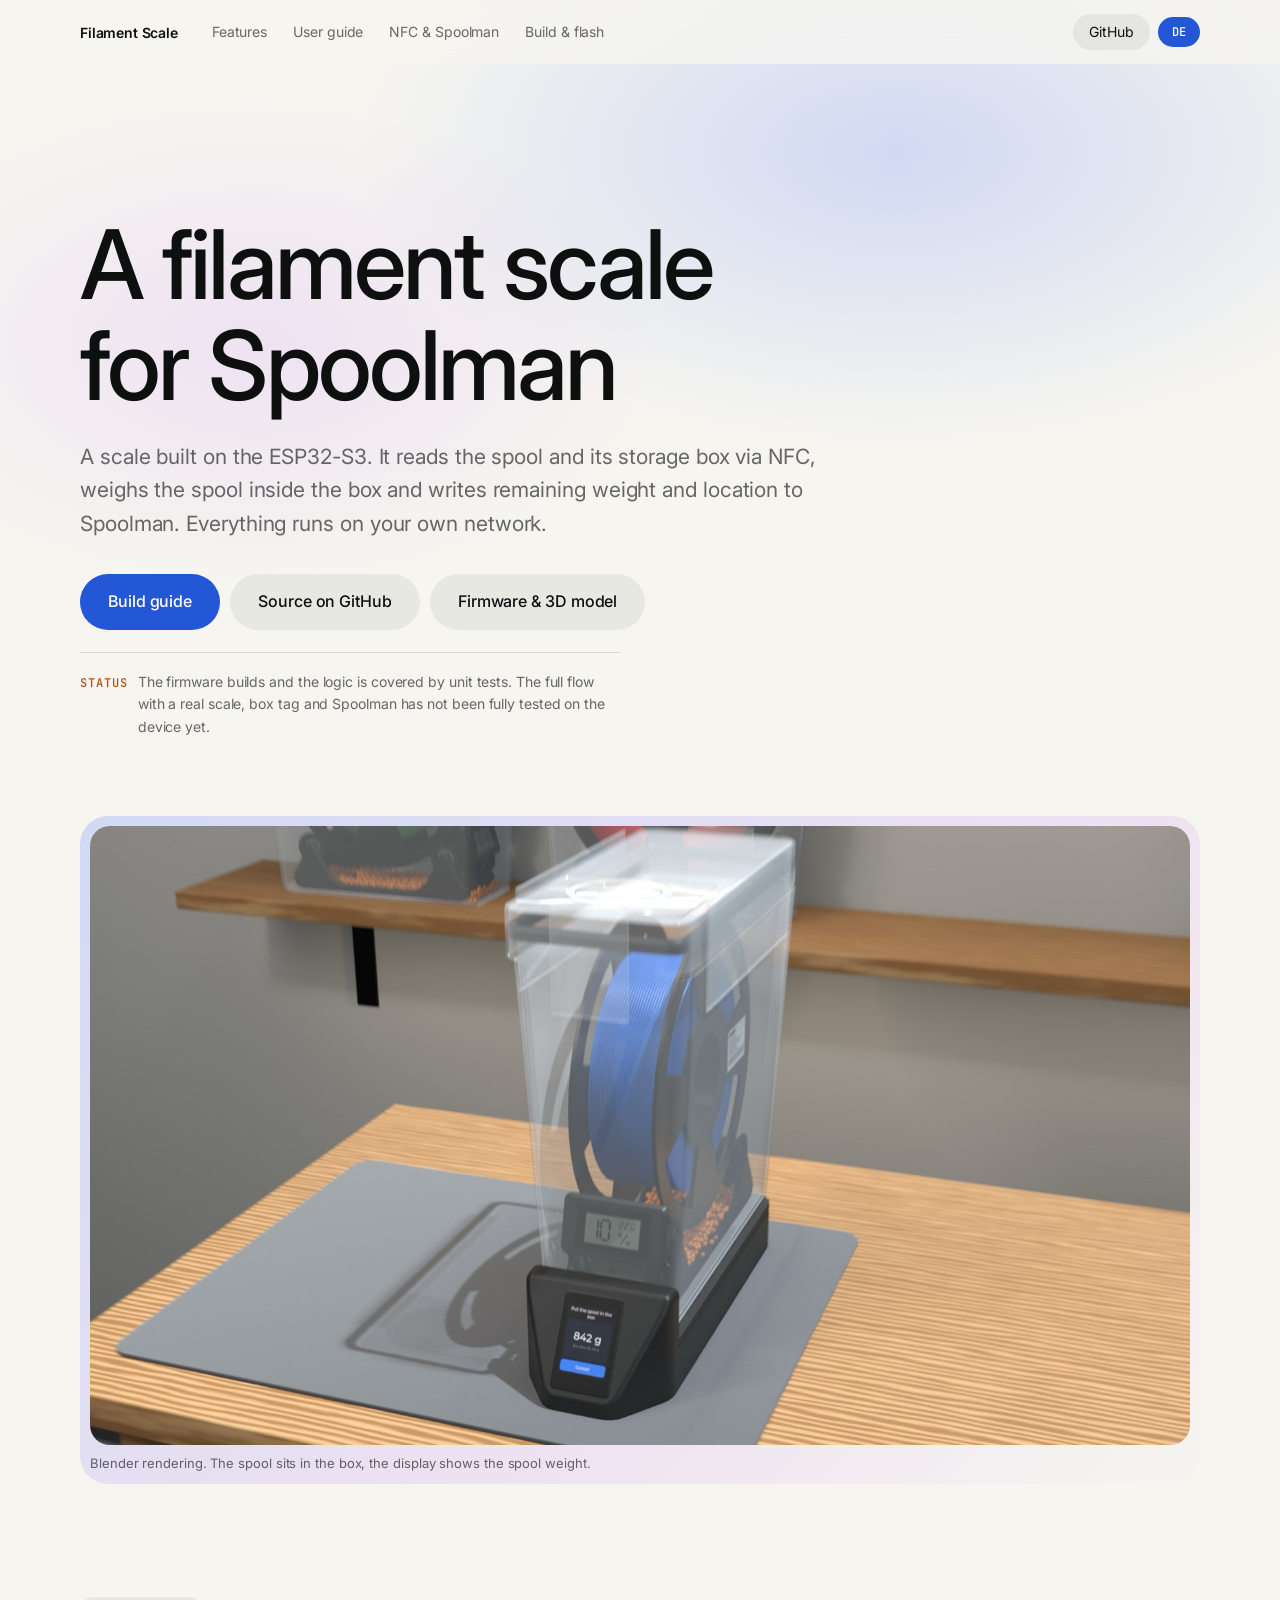
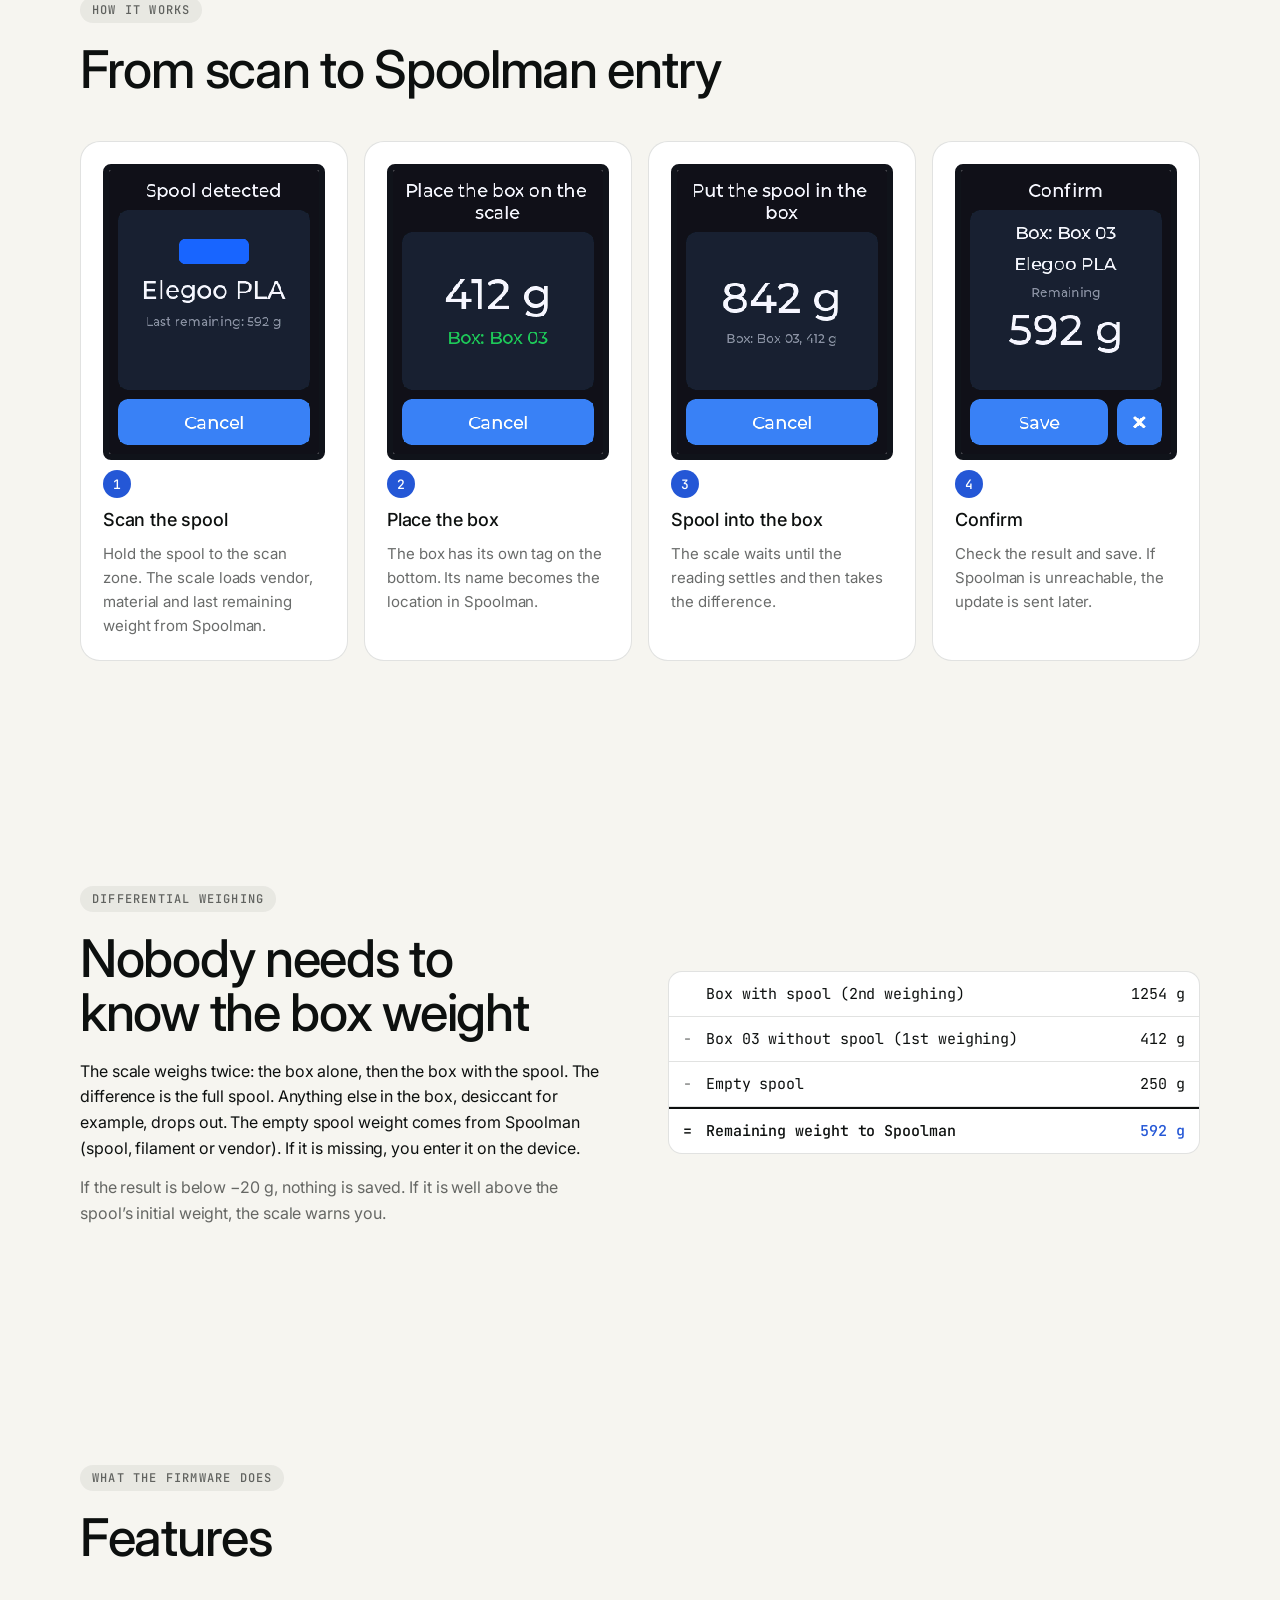
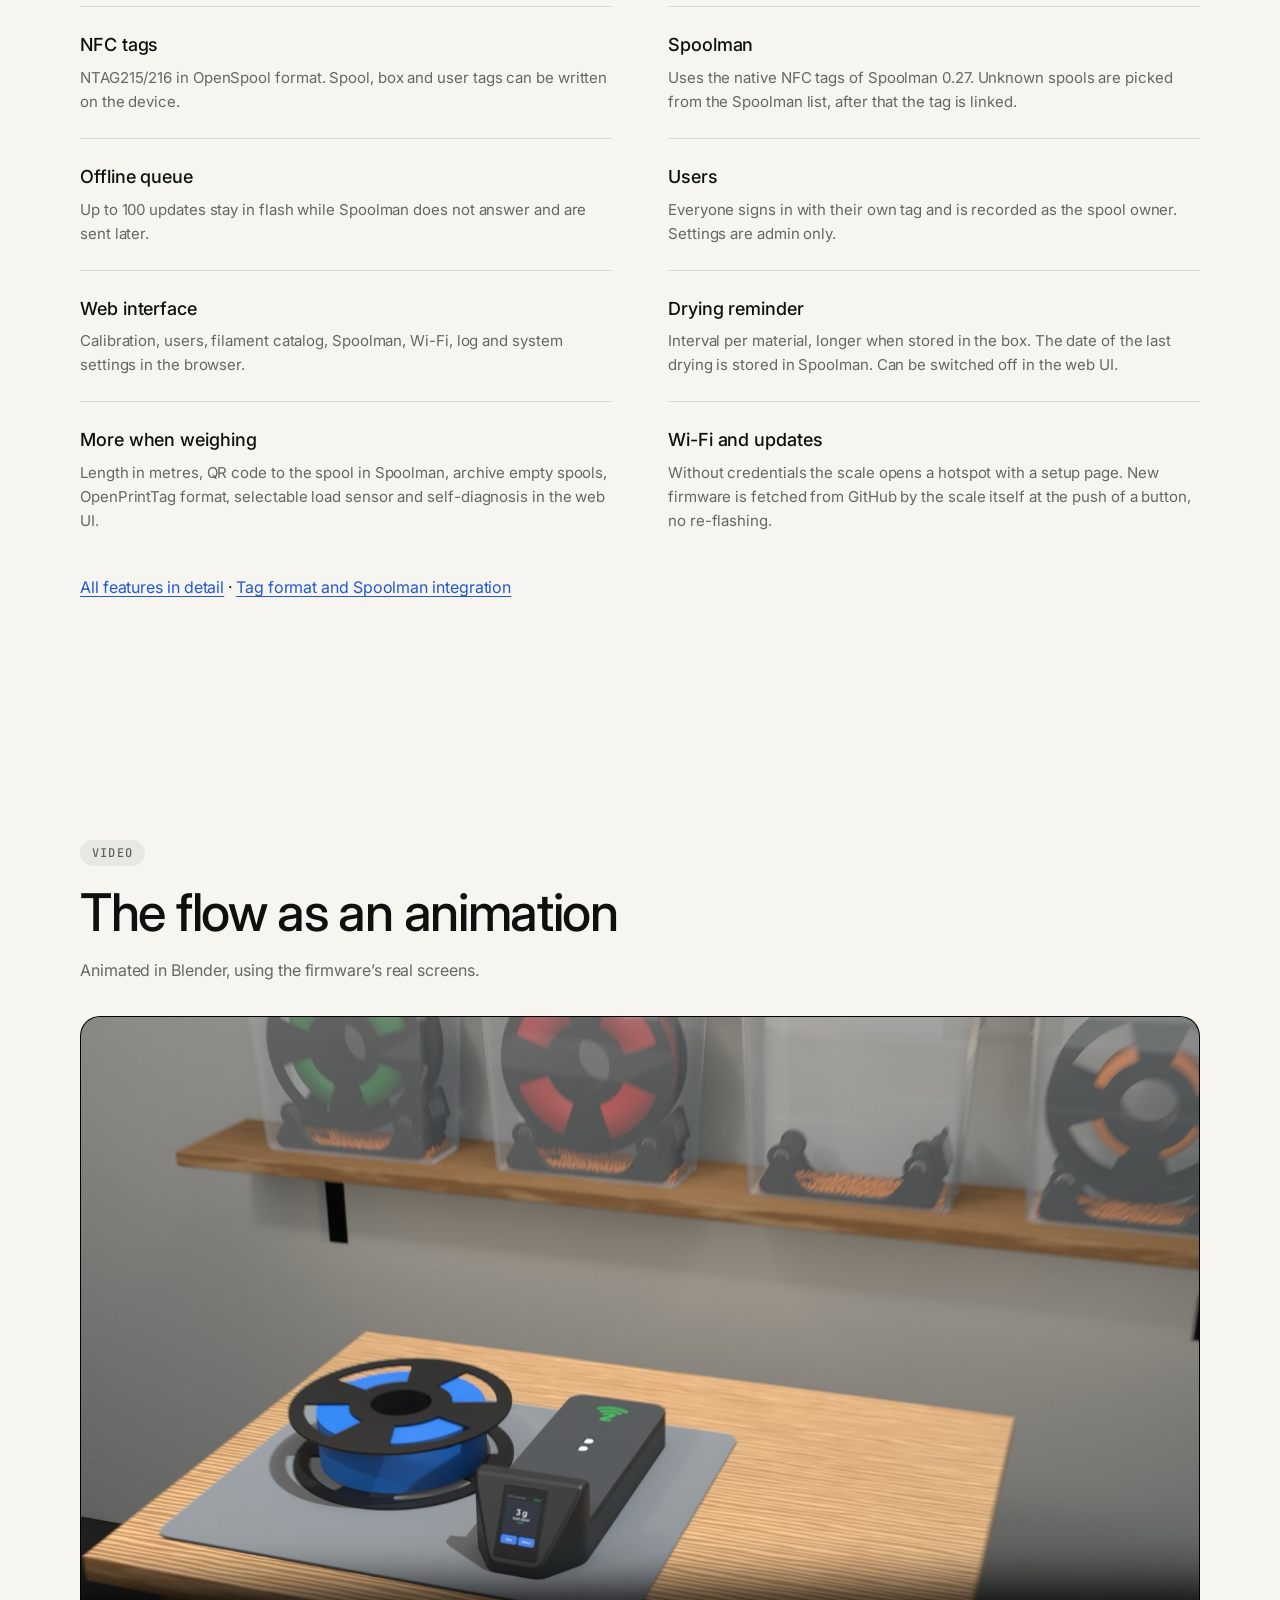
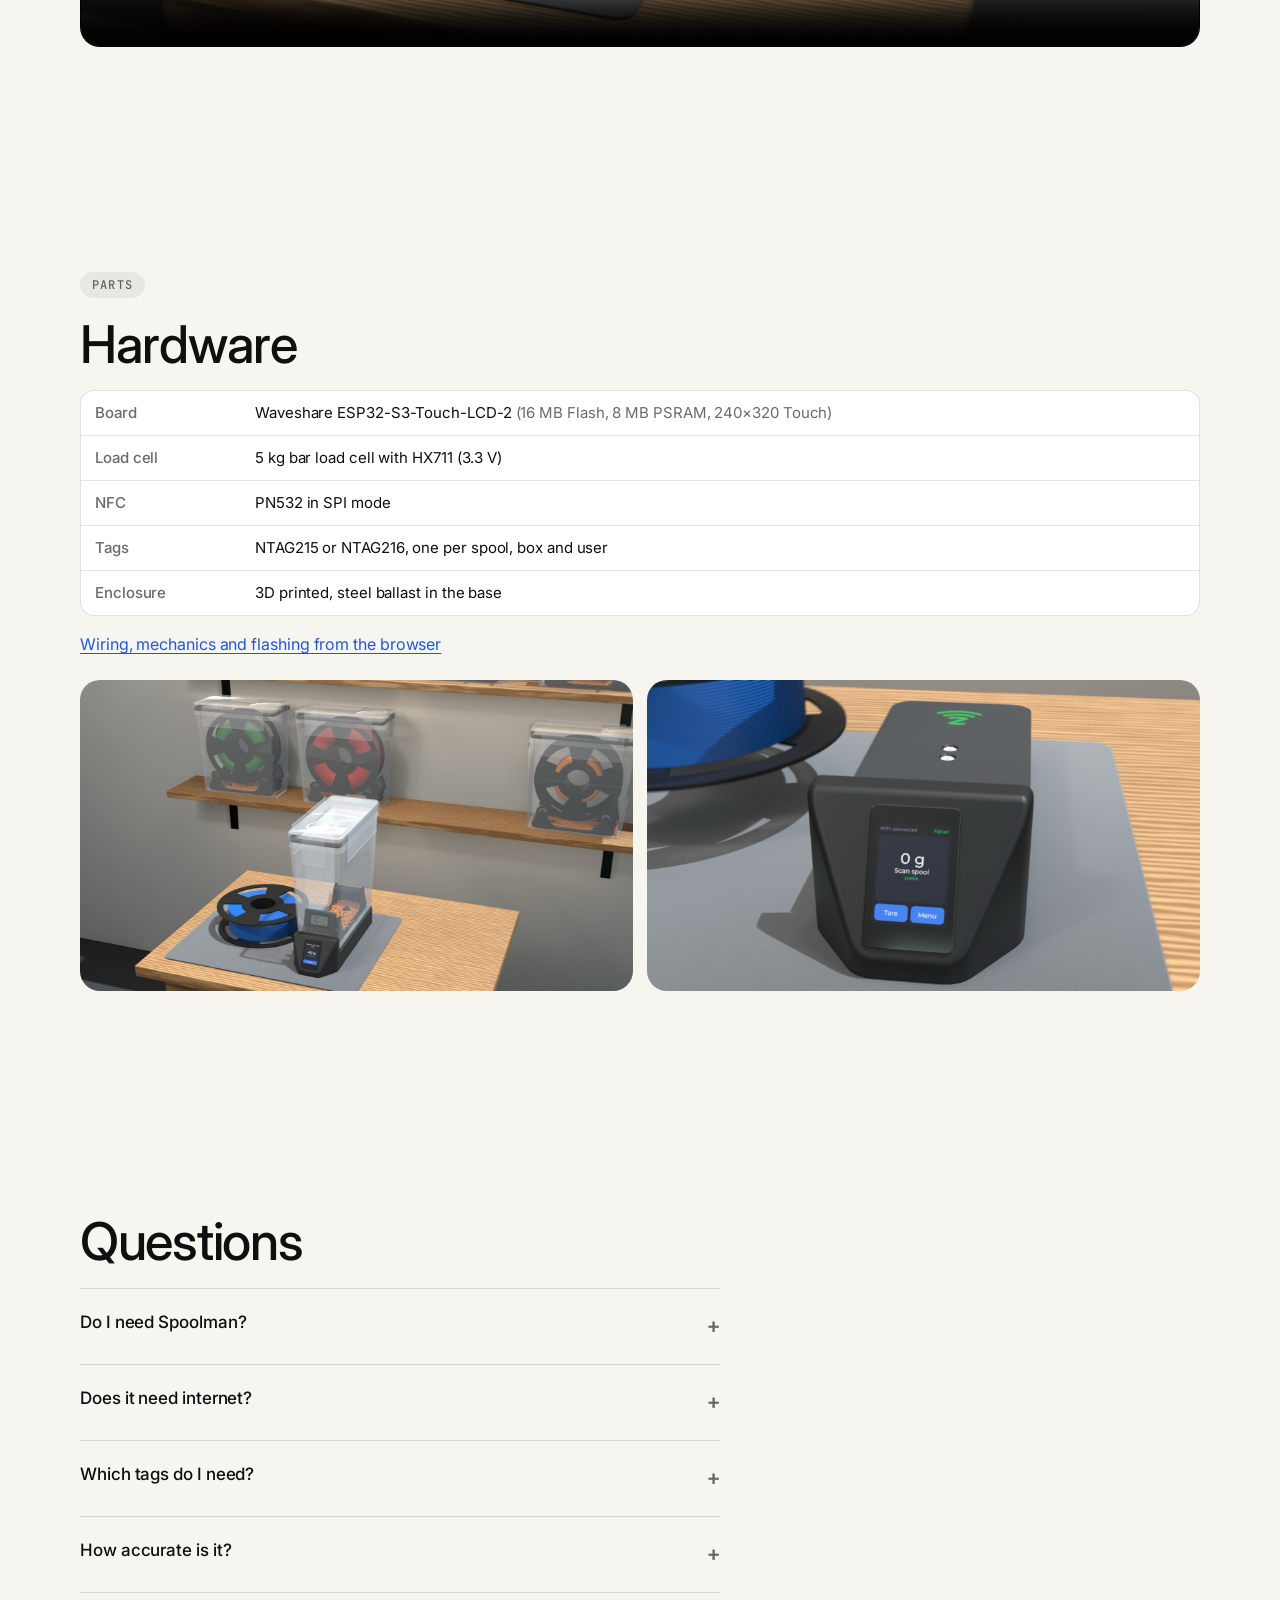
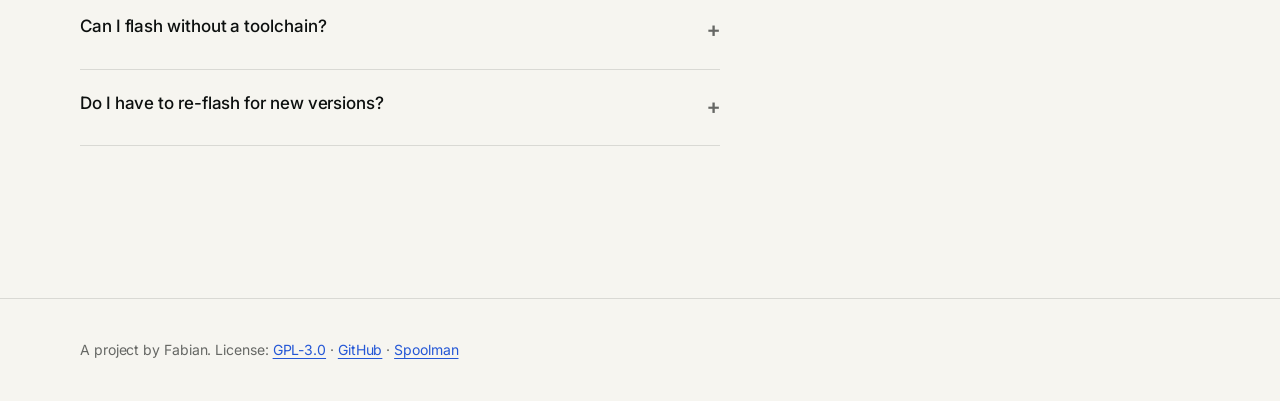
<file: docs/index.html>
<!doctype html>
<html lang="en">
<head>
<meta charset="utf-8">
<meta name="viewport" content="width=device-width, initial-scale=1">
<title>Filament Scale</title>
<meta name="description" content="Open-source filament scale on the ESP32-S3. Reads spool and storage box via NFC, weighs by difference and writes the remaining weight to Spoolman.">
<meta property="og:title" content="Filament Scale">
<meta property="og:description" content="ESP32-S3 scale with NFC that writes remaining filament weight and storage box to Spoolman.">
<meta property="og:image" content="https://drache055.github.io/filament-scale/img/hero.jpg">
<link rel="stylesheet" href="style.css">
</head>
<body>
<nav><div class="wrap">
  <b><a href="index.html" style="color:inherit">Filament Scale</a></b>
  <div class="links">
    <a href="funktionen.html"><span data-l="de">Funktionen</span><span data-l="en">Features</span></a>
    <a href="anleitung.html"><span data-l="de">Anleitung</span><span data-l="en">User guide</span></a>
    <a href="nfc-spoolman.html">NFC &amp; Spoolman</a>
    <a href="bauen.html"><span data-l="de">Bauen &amp; Flashen</span><span data-l="en">Build &amp; flash</span></a>
  </div>
  <span class="sp"></span>
  <a href="https://github.com/Drache055/filament-scale" class="gh">GitHub</a>
  <button class="lang" id="lang" aria-label="Sprache / Language">DE</button>
</div></nav>

<header class="wrap hero">
  <div class="hero-text">
    <h1><span data-l="de">Filamentwaage für Spoolman</span><span data-l="en">A filament scale for Spoolman</span></h1>
    <p class="lead">
      <span data-l="de">Eine Waage auf Basis des ESP32-S3. Sie liest Spule und Lagerbox per NFC, wiegt die Spule in ihrer Box und trägt Restgewicht und Lagerort in Spoolman ein. Alles läuft im eigenen Netz.</span>
      <span data-l="en">A scale built on the ESP32-S3. It reads the spool and its storage box via NFC, weighs the spool inside the box and writes remaining weight and location to Spoolman. Everything runs on your own network.</span>
    </p>
    <div class="cta">
      <a class="btn big" href="bauen.html"><span data-l="de">Bauanleitung</span><span data-l="en">Build guide</span></a>
      <a class="btn big ghost" href="https://github.com/Drache055/filament-scale"><span data-l="de">Quellcode auf GitHub</span><span data-l="en">Source on GitHub</span></a>
      <a class="btn big ghost" href="bauen.html#webflash"><span data-l="de">Firmware &amp; 3D-Modell</span><span data-l="en">Firmware &amp; 3D model</span></a>
    </div>
    <p class="status"><b><span data-l="de">Stand</span><span data-l="en">Status</span></b>
      <span><span data-l="de">Firmware baut, die Logik ist mit Unit-Tests abgedeckt. Der ganze Ablauf mit echter Waage, Box-Tag und Spoolman ist am Gerät noch nicht vollständig geprüft.</span><span data-l="en">The firmware builds and the logic is covered by unit tests. The full flow with a real scale, box tag and Spoolman has not been fully tested on the device yet.</span></span>
    </p>
  </div>
</header>

<div class="wrap">
  <figure class="hero-img">
    <img src="img/hero.jpg" alt="Rendering: the storage box with the blue spool inside stands on the scale. The display shows 842 g." width="1600" height="900">
    <figcaption><span data-l="de">Rendering aus Blender. Die Spule steht in der Box, das Display zeigt das Gewicht der Spule.</span><span data-l="en">Blender rendering. The spool sits in the box, the display shows the spool weight.</span></figcaption>
  </figure>
</div>

<main class="wrap">

<section id="ablauf">
  <p class="label"><span data-l="de">Ablauf</span><span data-l="en">How it works</span></p>
  <h2><span data-l="de">Vom Scan bis zum Eintrag in Spoolman</span><span data-l="en">From scan to Spoolman entry</span></h2>
  <ol class="steps">
    <li>
      <img class="screen" src="img/38_ablauf_1_spule_erkannt.png" alt="Display: spool recognised" loading="lazy">
      <span class="n">1</span>
      <h3><span data-l="de">Spule scannen</span><span data-l="en">Scan the spool</span></h3>
      <p><span data-l="de">Spule an die Scan-Zone halten. Die Waage holt Hersteller, Material und letztes Restgewicht aus Spoolman.</span><span data-l="en">Hold the spool to the scan zone. The scale loads vendor, material and last remaining weight from Spoolman.</span></p>
    </li>
    <li>
      <img class="screen" src="img/40_ablauf_3_box_erkannt.png" alt="Display: box recognised" loading="lazy">
      <span class="n">2</span>
      <h3><span data-l="de">Box auflegen</span><span data-l="en">Place the box</span></h3>
      <p><span data-l="de">Die Box hat einen eigenen Tag am Boden. Ihr Name wird in Spoolman zum Lagerort.</span><span data-l="en">The box has its own tag on the bottom. Its name becomes the location in Spoolman.</span></p>
    </li>
    <li>
      <img class="screen" src="img/42_ablauf_5_spule_einstellen_842g.png" alt="Display: 842 g, box 03 at 412 g" loading="lazy">
      <span class="n">3</span>
      <h3><span data-l="de">Spule in die Box</span><span data-l="en">Spool into the box</span></h3>
      <p><span data-l="de">Die Waage wartet, bis der Wert ruhig steht, und nimmt dann die Differenz.</span><span data-l="en">The scale waits until the reading settles and then takes the difference.</span></p>
    </li>
    <li>
      <img class="screen" src="img/43_ablauf_6_bestaetigen.png" alt="Display: confirm, 592 g remaining" loading="lazy">
      <span class="n">4</span>
      <h3><span data-l="de">Bestätigen</span><span data-l="en">Confirm</span></h3>
      <p><span data-l="de">Ergebnis prüfen und speichern. Ist Spoolman nicht erreichbar, wird das Update später gesendet.</span><span data-l="en">Check the result and save. If Spoolman is unreachable, the update is sent later.</span></p>
    </li>
  </ol>
</section>

<section id="rechnung" class="calc">
  <div class="intro">
    <p class="label"><span data-l="de">Differenzwägung</span><span data-l="en">Differential weighing</span></p>
    <h2><span data-l="de">Das Gewicht der Box muss niemand kennen</span><span data-l="en">Nobody needs to know the box weight</span></h2>
    <p><span data-l="de">Gewogen wird zweimal: die Box allein und die Box mit Spule. Die Differenz ist die volle Spule. Was sonst in der Box liegt, etwa Trockenmittel, fällt dabei heraus. Das Leerspulengewicht kommt aus Spoolman (Spule, Filament oder Hersteller). Fehlt es, gibt man es am Gerät ein.</span><span data-l="en">The scale weighs twice: the box alone, then the box with the spool. The difference is the full spool. Anything else in the box, desiccant for example, drops out. The empty spool weight comes from Spoolman (spool, filament or vendor). If it is missing, you enter it on the device.</span></p>
    <p class="muted"><span data-l="de">Liegt das Ergebnis unter −20 g, wird nichts gespeichert. Liegt es deutlich über dem Anfangsgewicht der Spule, warnt die Waage.</span><span data-l="en">If the result is below −20 g, nothing is saved. If it is well above the spool’s initial weight, the scale warns you.</span></p>
  </div>
  <div class="table-scroll">
    <table>
      <tr><td class="op"></td><td><span data-l="de">Box mit Spule (2. Wiegung)</span><span data-l="en">Box with spool (2nd weighing)</span></td><td>1254 g</td></tr>
      <tr><td class="op">−</td><td><span data-l="de">Box 03 ohne Spule (1. Wiegung)</span><span data-l="en">Box 03 without spool (1st weighing)</span></td><td>412 g</td></tr>
      <tr><td class="op">−</td><td><span data-l="de">Leerspule</span><span data-l="en">Empty spool</span></td><td>250 g</td></tr>
      <tr class="sum"><td class="op">=</td><td><span data-l="de">Restgewicht an Spoolman</span><span data-l="en">Remaining weight to Spoolman</span></td><td>592 g</td></tr>
    </table>
  </div>
</section>

<section id="funktionen">
  <p class="label"><span data-l="de">Was die Firmware kann</span><span data-l="en">What the firmware does</span></p>
  <h2><span data-l="de">Funktionen</span><span data-l="en">Features</span></h2>
  <dl class="features">
    <div><dt><span data-l="de">NFC-Tags</span><span data-l="en">NFC tags</span></dt><dd><span data-l="de">NTAG215/216 im OpenSpool-Format. Spulen-, Box- und Benutzer-Tags lassen sich direkt am Gerät beschreiben.</span><span data-l="en">NTAG215/216 in OpenSpool format. Spool, box and user tags can be written on the device.</span></dd></div>
    <div><dt>Spoolman</dt><dd><span data-l="de">Nutzt die NFC-Tags von Spoolman 0.27. Unbekannte Spulen wählt man aus der Spoolman-Liste, danach ist der Tag verknüpft.</span><span data-l="en">Uses the native NFC tags of Spoolman 0.27. Unknown spools are picked from the Spoolman list, after that the tag is linked.</span></dd></div>
    <div><dt><span data-l="de">Offline-Warteschlange</span><span data-l="en">Offline queue</span></dt><dd><span data-l="de">Bis zu 100 Updates bleiben im Flash, wenn Spoolman nicht antwortet, und werden später gesendet.</span><span data-l="en">Up to 100 updates stay in flash while Spoolman does not answer and are sent later.</span></dd></div>
    <div><dt><span data-l="de">Benutzer</span><span data-l="en">Users</span></dt><dd><span data-l="de">Jeder meldet sich mit seinem Tag an und wird als Besitzer der Spule eingetragen. Einstellungen nur für den Admin.</span><span data-l="en">Everyone signs in with their own tag and is recorded as the spool owner. Settings are admin only.</span></dd></div>
    <div><dt><span data-l="de">Weboberfläche</span><span data-l="en">Web interface</span></dt><dd><span data-l="de">Kalibrierung, Benutzer, Filament-Katalog, Spoolman, WLAN, Log und Systemeinstellungen im Browser.</span><span data-l="en">Calibration, users, filament catalog, Spoolman, Wi-Fi, log and system settings in the browser.</span></dd></div>
    <div><dt><span data-l="de">Trocknungs-Erinnerung</span><span data-l="en">Drying reminder</span></dt><dd><span data-l="de">Intervall je Material, länger bei Lagerung in der Box. Das Datum der letzten Trocknung steht in Spoolman. In der Weboberfläche abschaltbar.</span><span data-l="en">Interval per material, longer when stored in the box. The date of the last drying is stored in Spoolman. Can be switched off in the web UI.</span></dd></div>
    <div><dt><span data-l="de">Mehr beim Wiegen</span><span data-l="en">More when weighing</span></dt><dd><span data-l="de">Länge in Metern, QR-Code zur Spule in Spoolman, leere Spulen archivieren, OpenPrintTag-Format, wählbarer Wägesensor und Selbstdiagnose in der Weboberfläche.</span><span data-l="en">Length in metres, QR code to the spool in Spoolman, archive empty spools, OpenPrintTag format, selectable load sensor and self-diagnosis in the web UI.</span></dd></div>
    <div><dt><span data-l="de">WLAN und Updates</span><span data-l="en">Wi-Fi and updates</span></dt><dd><span data-l="de">Ohne Zugangsdaten startet ein Hotspot mit Einrichtungsseite. Neue Firmware holt sich die Waage auf Knopfdruck selbst von GitHub, ohne erneutes Flashen.</span><span data-l="en">Without credentials the scale opens a hotspot with a setup page. New firmware is fetched from GitHub by the scale itself at the push of a button, no re-flashing.</span></dd></div>
  </dl>
  <p style="margin-top:18px"><a href="funktionen.html"><span data-l="de">Alle Funktionen im Detail</span><span data-l="en">All features in detail</span></a> · <a href="nfc-spoolman.html"><span data-l="de">Tag-Format und Spoolman-Anbindung</span><span data-l="en">Tag format and Spoolman integration</span></a></p>
</section>

<section id="demo">
  <p class="label">Video</p>
  <h2><span data-l="de">Der Ablauf als Animation</span><span data-l="en">The flow as an animation</span></h2>
  <p class="intro muted"><span data-l="de">Animiert in Blender, mit den echten Screens der Firmware.</span><span data-l="en">Animated in Blender, using the firmware’s real screens.</span></p>
  <video class="demo-video" controls muted loop playsinline preload="metadata" poster="img/demo-poster.jpg">
    <source src="media/demo.mp4?v=2" type="video/mp4">
  </video>
</section>

<section id="hardware">
  <p class="label"><span data-l="de">Teile</span><span data-l="en">Parts</span></p>
  <h2>Hardware</h2>
  <div class="table-scroll">
    <table>
      <tr><th>Board</th><td>Waveshare ESP32-S3-Touch-LCD-2 <span class="muted">(16 MB Flash, 8 MB PSRAM, 240×320 Touch)</span></td></tr>
      <tr><th><span data-l="de">Wägezelle</span><span data-l="en">Load cell</span></th><td><span data-l="de">Biegebalken 5 kg mit HX711 (3,3 V)</span><span data-l="en">5 kg bar load cell with HX711 (3.3 V)</span></td></tr>
      <tr><th>NFC</th><td><span data-l="de">PN532 im SPI-Modus</span><span data-l="en">PN532 in SPI mode</span></td></tr>
      <tr><th>Tags</th><td><span data-l="de">NTAG215 oder NTAG216, je einer pro Spule, Box und Benutzer</span><span data-l="en">NTAG215 or NTAG216, one per spool, box and user</span></td></tr>
      <tr><th><span data-l="de">Gehäuse</span><span data-l="en">Enclosure</span></th><td><span data-l="de">3D-gedruckt, Stahl als Ballast im Sockel</span><span data-l="en">3D printed, steel ballast in the base</span></td></tr>
    </table>
  </div>
  <p style="margin-top:16px"><a href="bauen.html"><span data-l="de">Verdrahtung, Mechanik und Flashen im Browser</span><span data-l="en">Wiring, mechanics and flashing from the browser</span></a></p>
  <div class="two tall" style="margin-top:22px">
    <img src="img/render-room.jpg" alt="Rendering: the storage box on the scale in front of a shelf with filament boxes" loading="lazy">
    <img src="img/render-menu.jpg" alt="Rendering: close-up of the touch display" loading="lazy">
  </div>
</section>

<section id="faq">
  <h2><span data-l="de">Häufige Fragen</span><span data-l="en">Questions</span></h2>
  <div class="faq">
    <details><summary><span data-l="de">Brauche ich Spoolman?</span><span data-l="en">Do I need Spoolman?</span></summary><p><span data-l="de">Für die smarte Waage ja: Sie liest die Spulendaten aus Spoolman und schreibt das Ergebnis dorthin zurück. Spoolman ist kostenlos und läuft im eigenen Netz. Wer nur wiegen will, stellt als Admin die Betriebsart <b>Einfache Waage</b> ein: dann gibt es am Gerät „Filament wiegen“ (Spule allein oder Box + Spule), ohne Anmeldung, ohne NFC-Tags und ohne Spoolman.</span><span data-l="en">For the smart scale, yes: it reads spool data from Spoolman and writes the result back. Spoolman is free and runs on your own network. If you only want to weigh, the admin can switch to the <b>Simple scale</b> mode: the device then offers “Weigh filament” (spool alone or box + spool), with no sign-in, no NFC tags and no Spoolman.</span></p></details>
    <details><summary><span data-l="de">Braucht sie Internet?</span><span data-l="en">Does it need internet?</span></summary><p><span data-l="de">Nein, nur dein WLAN und Spoolman im selben Netz (die einfache Waage braucht kein Spoolman). Die Uhrzeit für die Warteschlange kommt per NTP, ohne Internet steht dort 0. Nur die Suche nach Firmware-Updates fragt GitHub ab.</span><span data-l="en">No, only your Wi-Fi and Spoolman on the same network (the simple scale needs no Spoolman). Queue timestamps come from NTP; without internet they are 0. Only the firmware update check contacts GitHub.</span></p></details>
    <details><summary><span data-l="de">Welche Tags brauche ich?</span><span data-l="en">Which tags do I need?</span></summary><p><span data-l="de">NTAG215 oder NTAG216. Die Kapazität liest die Firmware aus dem Tag, beide Typen gehen.</span><span data-l="en">NTAG215 or NTAG216. The firmware reads the capacity from the tag, so both work.</span></p></details>
    <details><summary><span data-l="de">Wie genau ist sie?</span><span data-l="en">How accurate is it?</span></summary><p><span data-l="de">Ein Wert gilt als stabil, wenn er sich über etwa eine Sekunde (10 Messungen) um höchstens 1 g bewegt. Die tatsächliche Genauigkeit hängt von Wägezelle, Aufbau und Kalibrierung ab und ist noch nicht gemessen.</span><span data-l="en">A reading counts as stable when it moves by at most 1 g over about one second (10 samples). Real accuracy depends on the load cell, the build and calibration, and has not been measured yet.</span></p></details>
    <details><summary><span data-l="de">Kann ich die Firmware ohne Entwicklungsumgebung aufspielen?</span><span data-l="en">Can I flash without a toolchain?</span></summary><p><span data-l="de">Ja, über den <a href="bauen.html#webflash">Web-Flasher</a> in Chrome oder Edge am Computer.</span><span data-l="en">Yes, with the <a href="bauen.html#webflash">web flasher</a> in Chrome or Edge on a computer.</span></p></details>
    <details><summary><span data-l="de">Muss ich für neue Versionen neu flashen?</span><span data-l="en">Do I have to re-flash for new versions?</span></summary><p><span data-l="de">Nein. Geflasht wird nur einmal. Danach sucht der Admin in der Weboberfläche unter <b>System → Firmware-Update</b> nach neuen Releases auf GitHub und installiert sie per Knopf. Die Waage aktualisiert sich nur, wenn du es willst, nie automatisch. Einstellungen, Benutzer und Kalibrierung bleiben erhalten. Wählbar sind die Kanäle Stable, Release-Kandidat und Test (siehe <a href="funktionen.html#wlan">Funktionen</a>).</span><span data-l="en">No. You flash only once. After that the admin checks for new releases on GitHub in the web UI under <b>System → Firmware update</b> and installs them with one button. The scale only updates when you want it to, never on its own. Settings, users and calibration are kept. Channels: stable, release candidate and test (see <a href="funktionen.html#wlan">features</a>).</span></p></details>
  </div>
</section>

</main>

<footer><div class="wrap">
  <span data-l="de">Ein Projekt von Fabian. Lizenz: </span><span data-l="en">A project by Fabian. License: </span><a href="https://github.com/Drache055/filament-scale/blob/main/LICENSE">GPL-3.0</a> · <a href="https://github.com/Drache055/filament-scale">GitHub</a> · <a href="https://github.com/Donkie/Spoolman">Spoolman</a>
</div></footer>

<script src="app.js"></script>
</body>
</html>
</file>
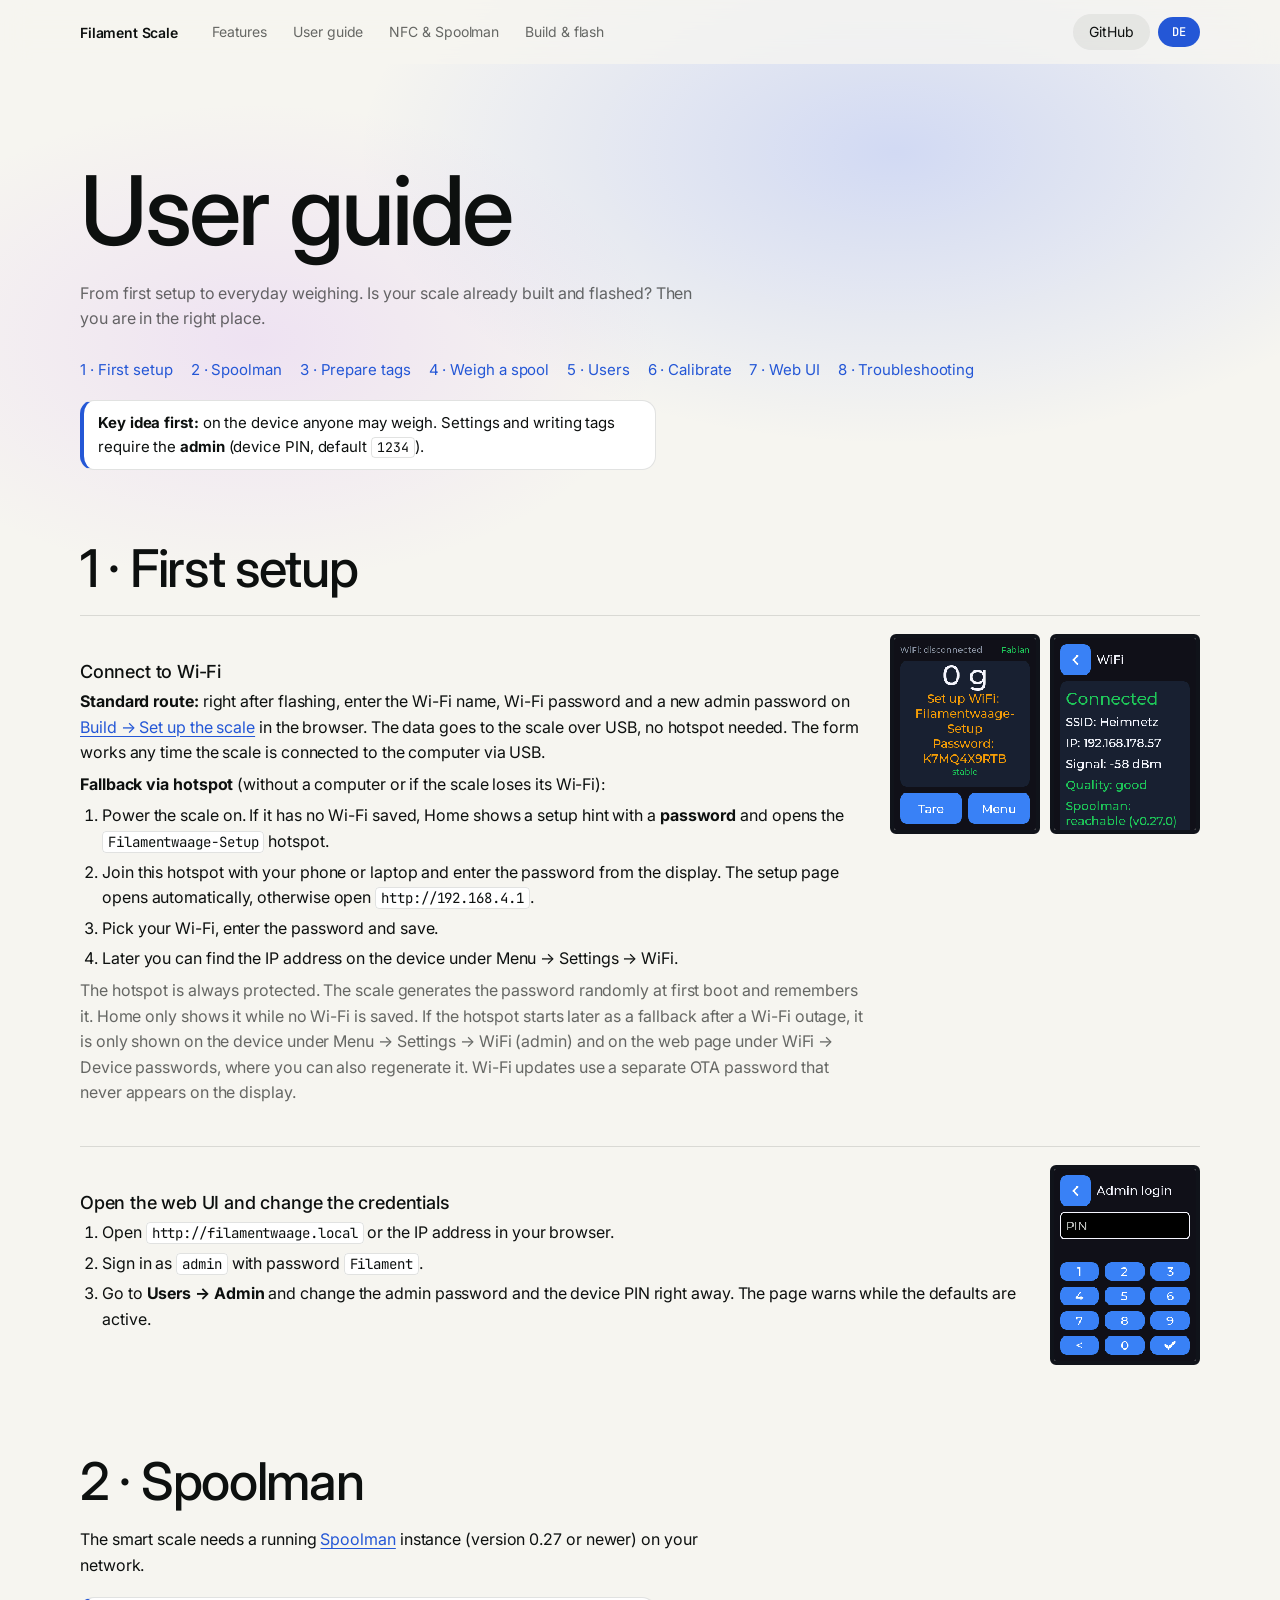
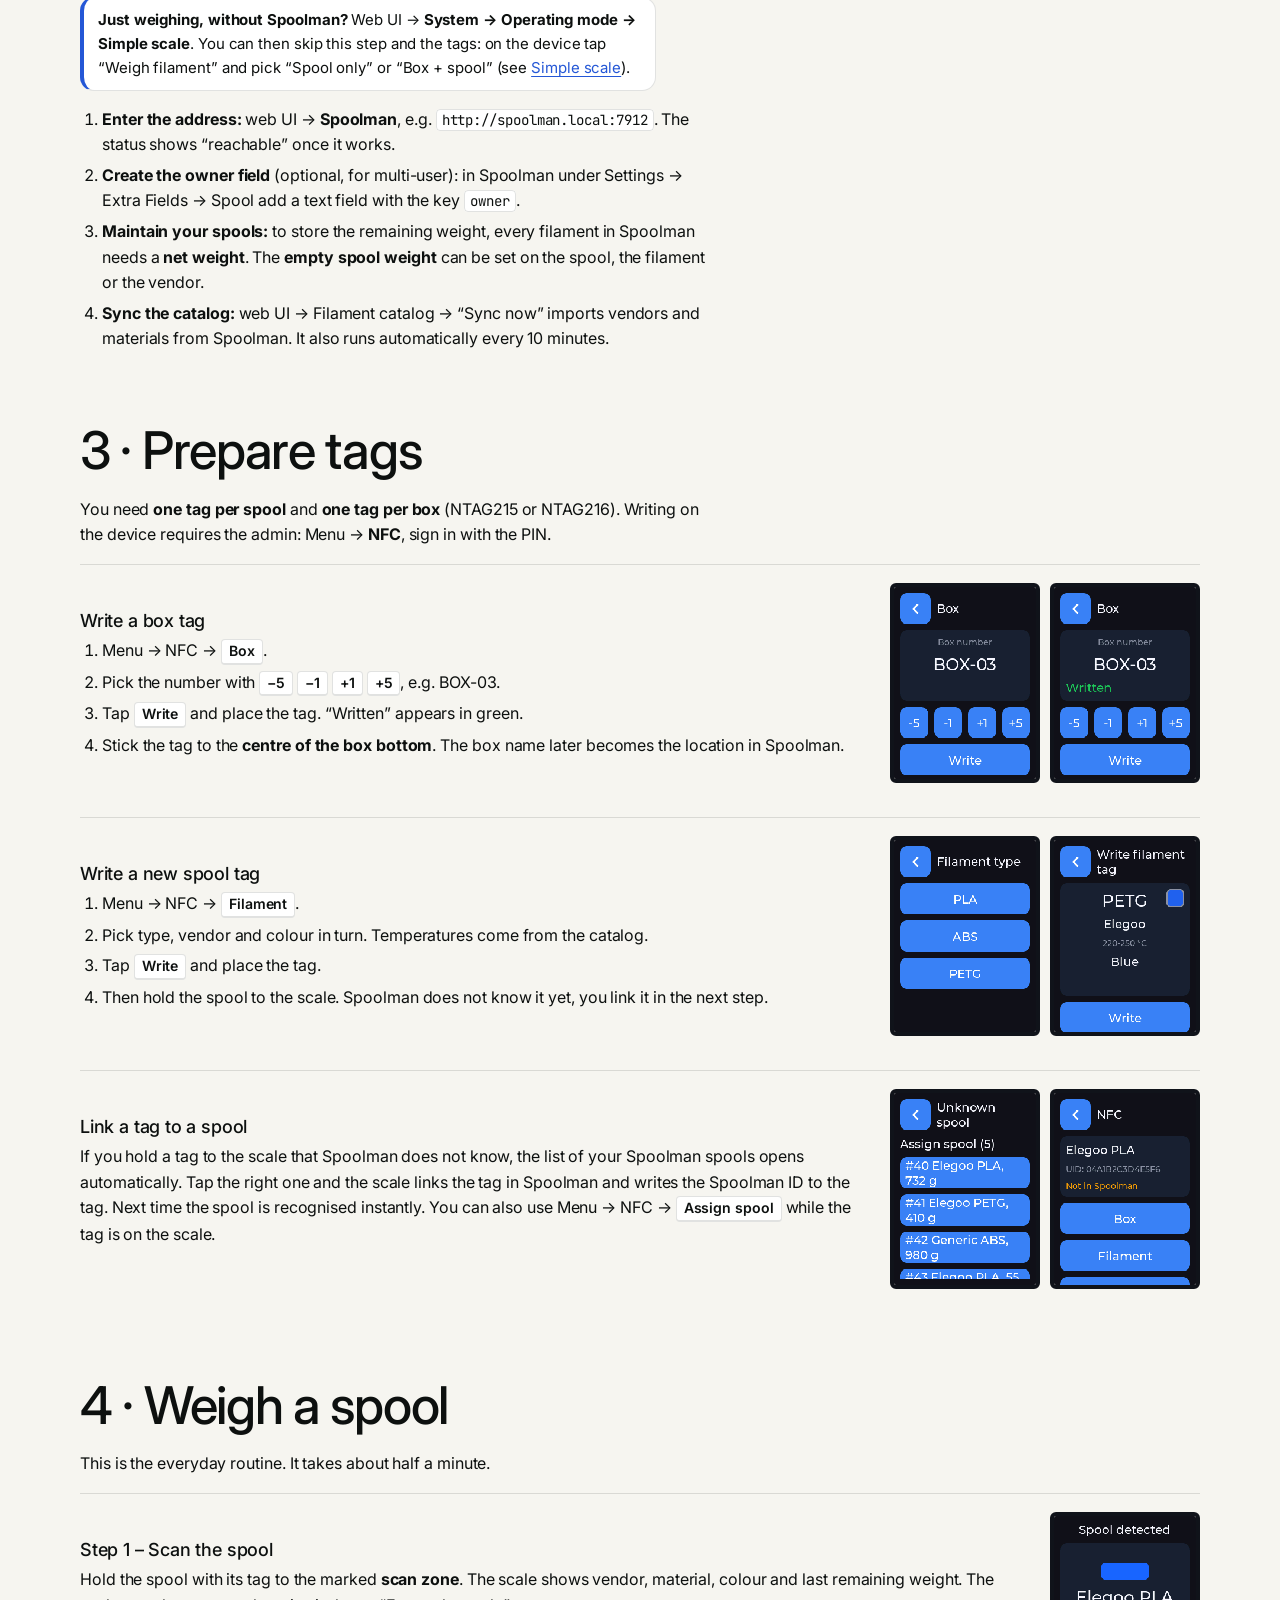
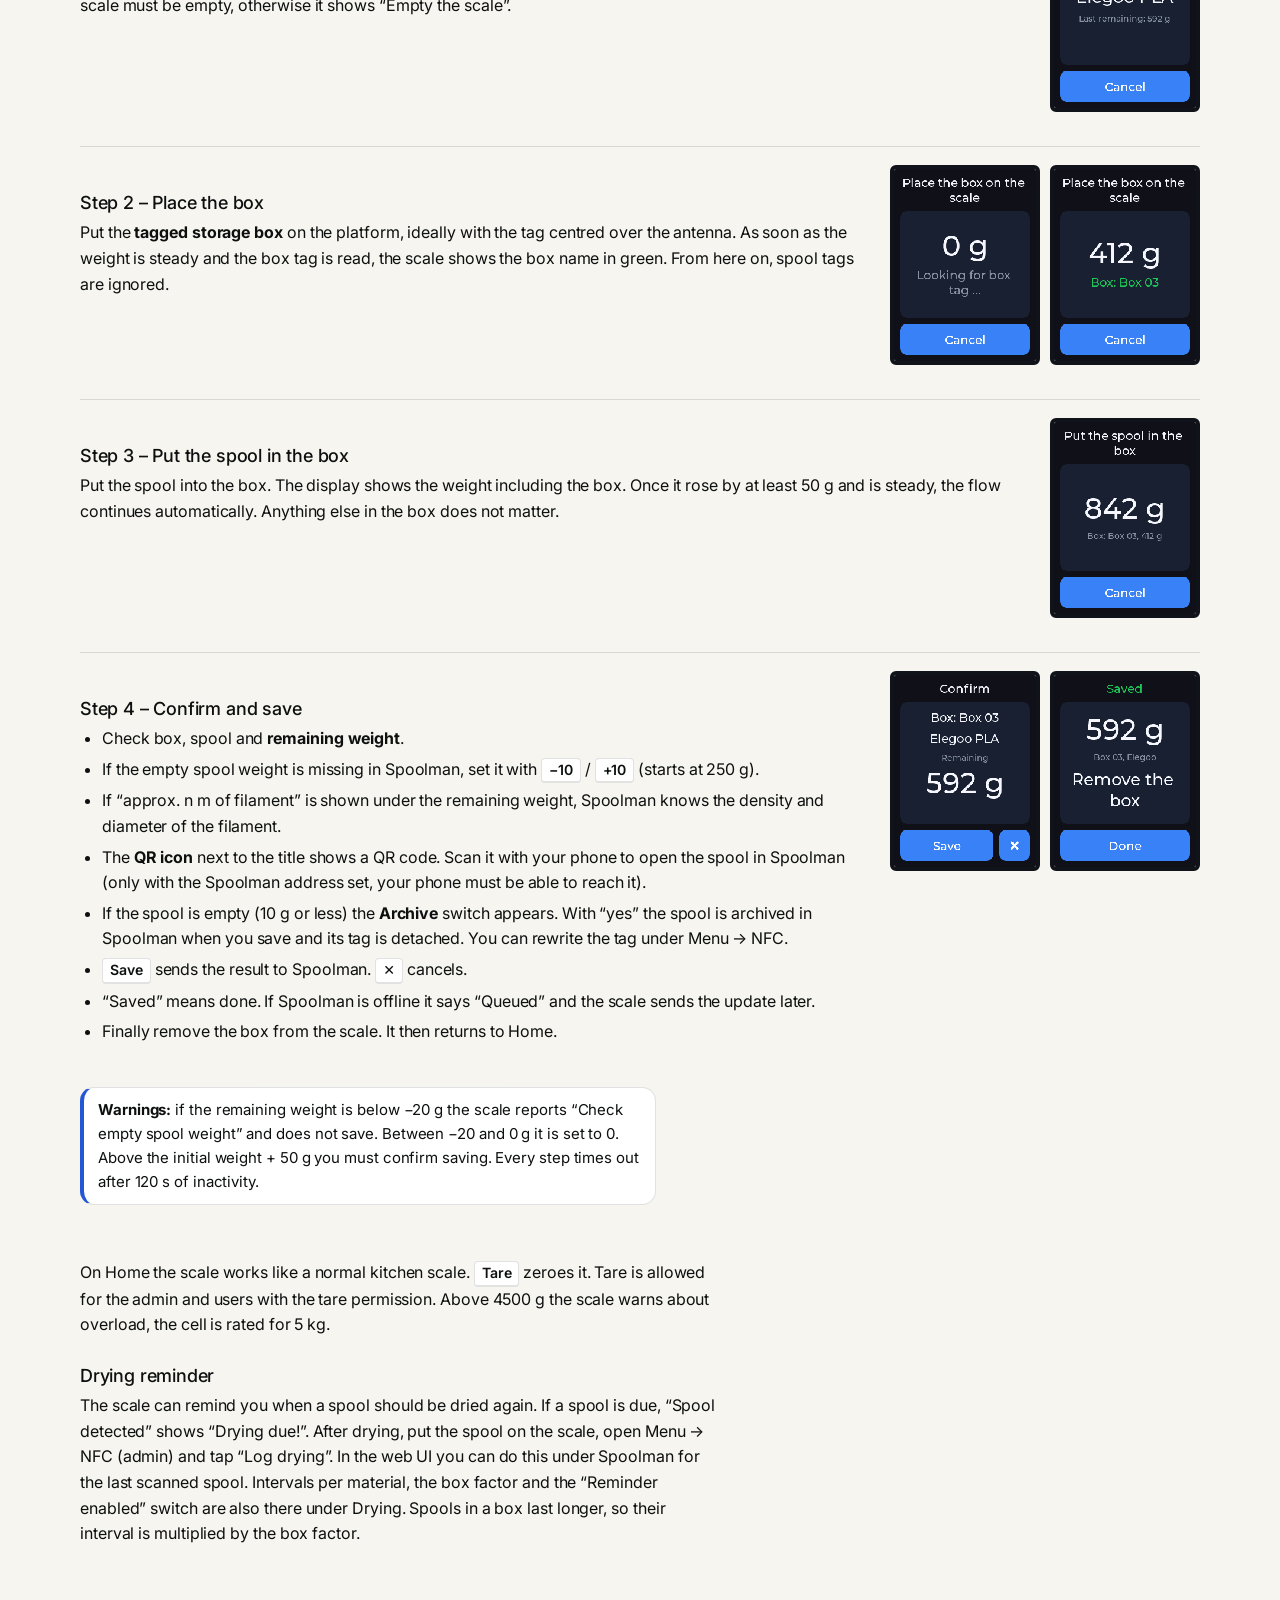
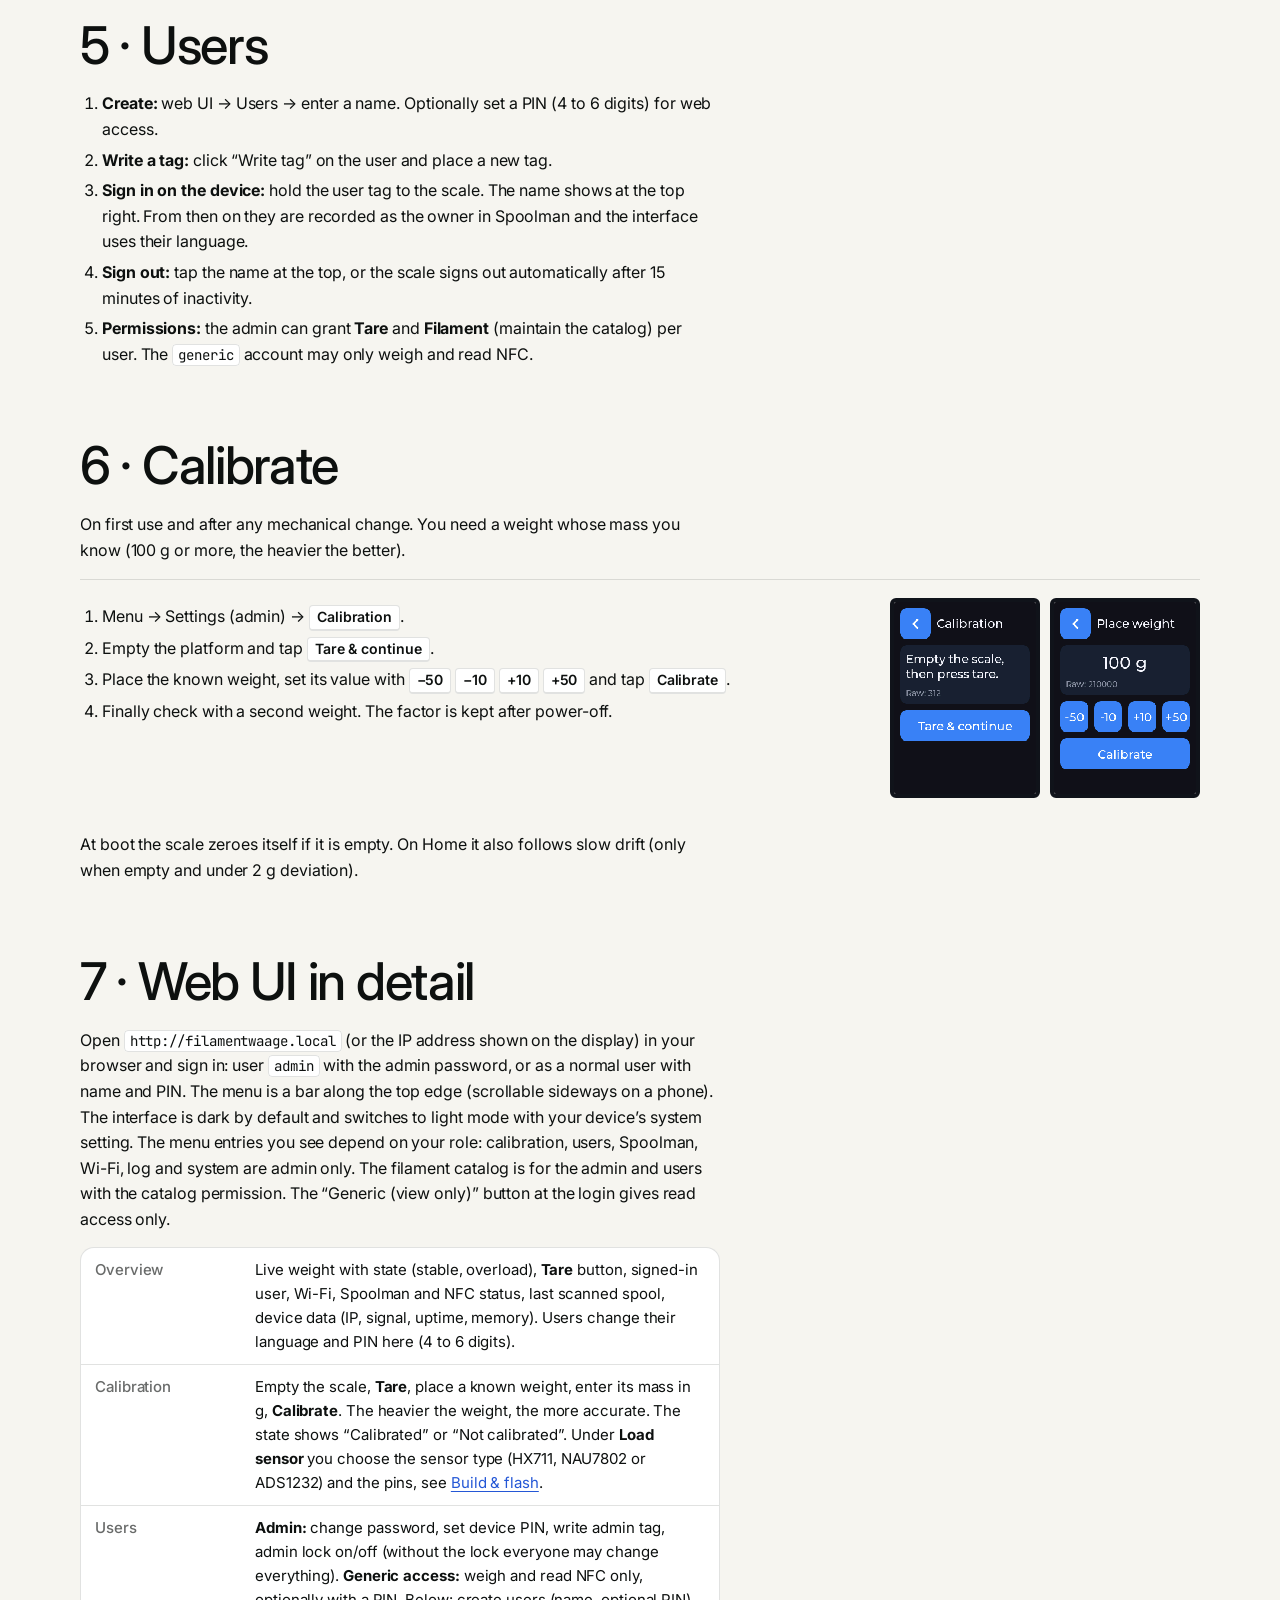
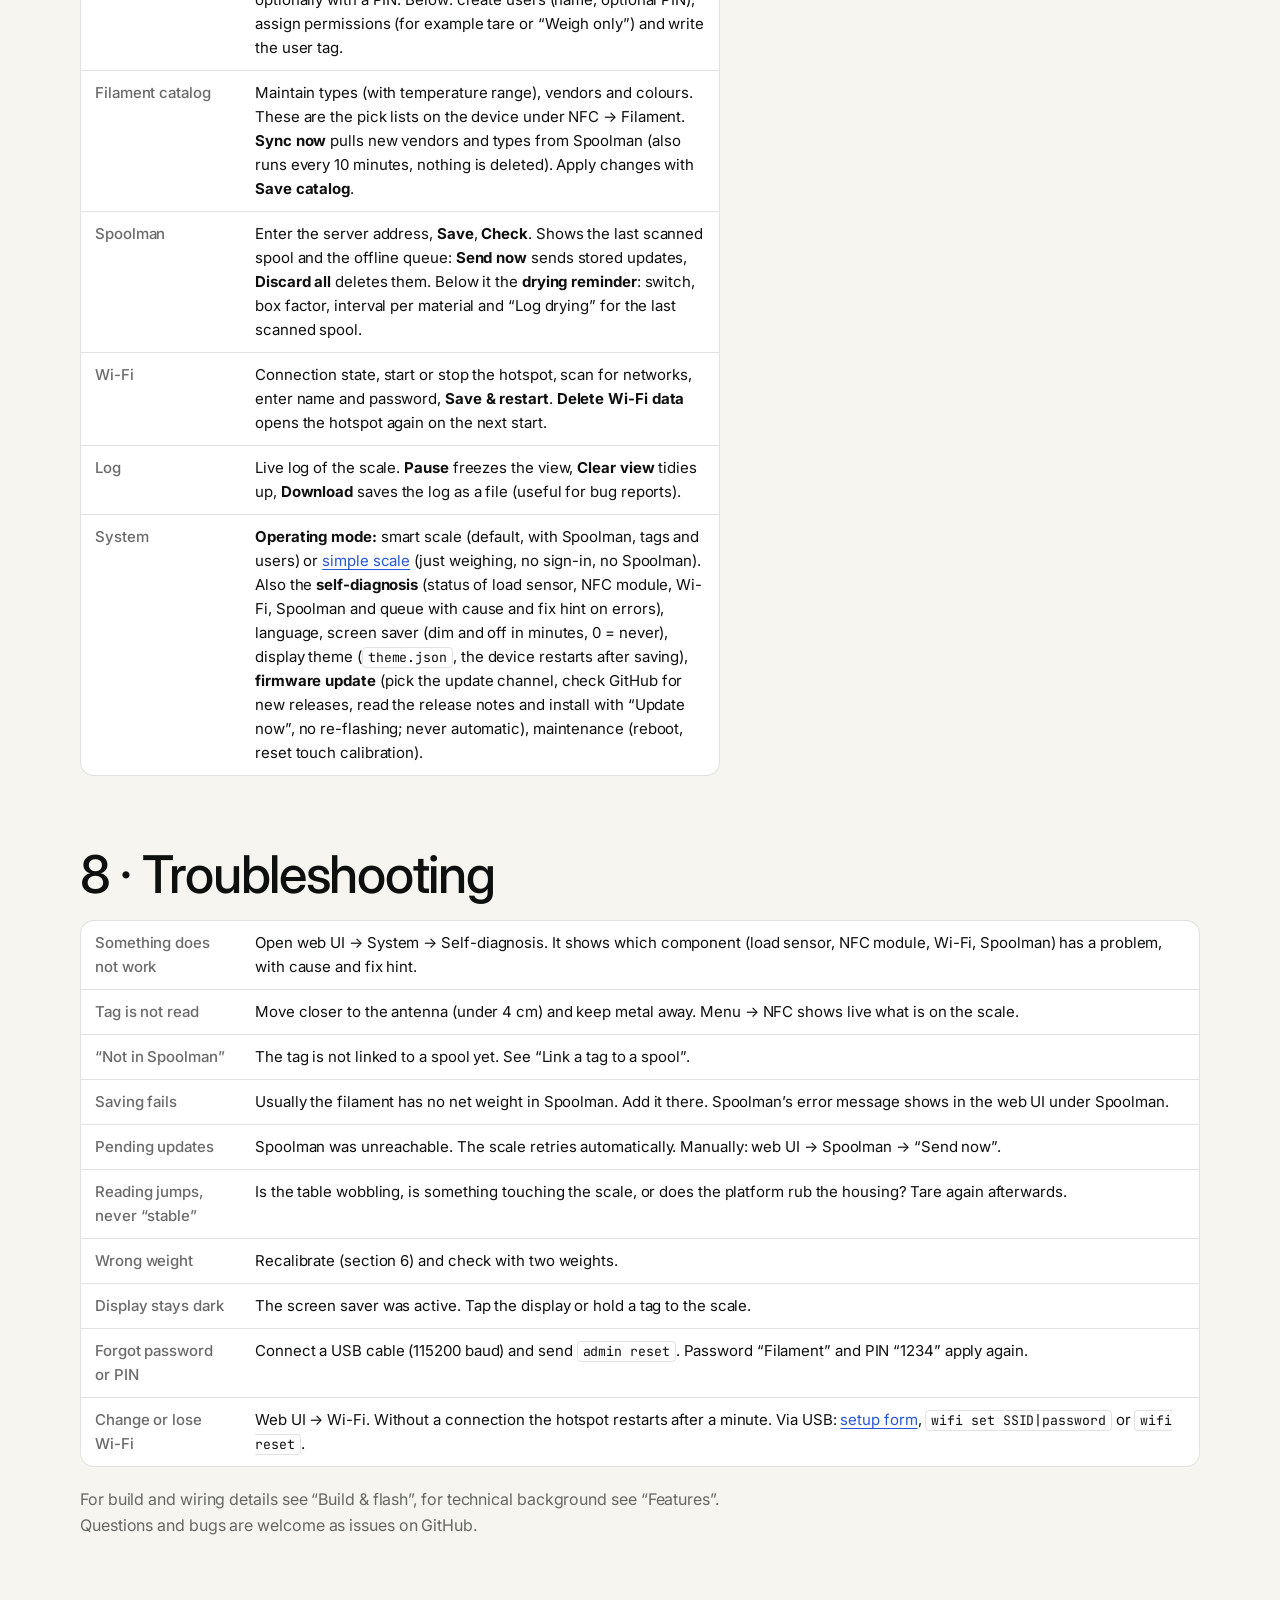
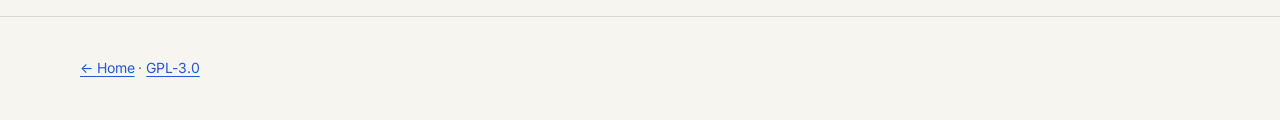
<file: docs/anleitung.html>
<!doctype html>
<html lang="en">
<head>
<meta charset="utf-8">
<meta name="viewport" content="width=device-width, initial-scale=1">
<title>User Guide – Filament Scale</title>
<meta name="description" content="User guide for the Filament Scale: first setup, preparing tags, weighing a spool, users, calibration and troubleshooting.">
<link rel="stylesheet" href="style.css">
</head>
<body>
<nav><div class="wrap">
  <b><a href="index.html" style="color:inherit">Filament Scale</a></b>
  <div class="links">
    <a href="funktionen.html"><span data-l="de">Funktionen</span><span data-l="en">Features</span></a>
    <a href="anleitung.html"><span data-l="de">Anleitung</span><span data-l="en">User guide</span></a>
    <a href="nfc-spoolman.html">NFC &amp; Spoolman</a>
    <a href="bauen.html"><span data-l="de">Bauen &amp; Flashen</span><span data-l="en">Build &amp; flash</span></a>
  </div>
  <span class="sp"></span>
  <a href="https://github.com/Drache055/filament-scale" class="gh">GitHub</a>
  <button class="lang" id="lang" aria-label="Sprache / Language">DE</button>
</div></nav>

<main class="wrap page">
<h1><span data-l="de">Benutzeranleitung</span><span data-l="en">User guide</span></h1>
<p class="muted"><span data-l="de">Von der ersten Einrichtung bis zur täglichen Wägung. Die Waage ist schon gebaut und geflasht? Dann bist du hier richtig.</span><span data-l="en">From first setup to everyday weighing. Is your scale already built and flashed? Then you are in the right place.</span></p>
<ul class="toc">
  <li><a href="#setup"><span data-l="de">1 · Erste Einrichtung</span><span data-l="en">1 · First setup</span></a></li>
  <li><a href="#spoolman"><span data-l="de">2 · Spoolman</span><span data-l="en">2 · Spoolman</span></a></li>
  <li><a href="#tags"><span data-l="de">3 · Tags vorbereiten</span><span data-l="en">3 · Prepare tags</span></a></li>
  <li><a href="#weigh"><span data-l="de">4 · Spule wiegen</span><span data-l="en">4 · Weigh a spool</span></a></li>
  <li><a href="#users"><span data-l="de">5 · Benutzer</span><span data-l="en">5 · Users</span></a></li>
  <li><a href="#calibrate"><span data-l="de">6 · Kalibrieren</span><span data-l="en">6 · Calibrate</span></a></li>
  <li><a href="#webui"><span data-l="de">7 · Weboberfläche</span><span data-l="en">7 · Web UI</span></a></li>
  <li><a href="#help"><span data-l="de">8 · Hilfe</span><span data-l="en">8 · Troubleshooting</span></a></li>
</ul>

<p class="note"><span data-l="de"><b>Das Wichtigste vorweg:</b> Die Waage kennt zwei Rollen am Gerät. Wiegen darf jeder. Einstellungen und das Schreiben von Tags verlangen den <b>Admin</b> (Geräte-PIN, Standard <code>1234</code>).</span><span data-l="en"><b>Key idea first:</b> on the device anyone may weigh. Settings and writing tags require the <b>admin</b> (device PIN, default <code>1234</code>).</span></p>

<h2 id="setup"><span data-l="de">1 · Erste Einrichtung</span><span data-l="en">1 · First setup</span></h2>

<div class="gstep">
  <div>
    <h3><span data-l="de">WLAN verbinden</span><span data-l="en">Connect to Wi-Fi</span></h3>
    <p><span data-l="de"><b>Standardweg:</b> Direkt nach dem Flashen im Browser auf der Seite <a href="bauen.html#einrichten">Bauen → Waage einrichten</a> WLAN-Name, WLAN-Passwort und ein neues Admin-Passwort eingeben. Die Daten gehen per USB an die Waage, ein Hotspot ist nicht nötig. Die Maske funktioniert jederzeit, solange die Waage per USB am Computer hängt.</span><span data-l="en"><b>Standard route:</b> right after flashing, enter the Wi-Fi name, Wi-Fi password and a new admin password on <a href="bauen.html#einrichten">Build → Set up the scale</a> in the browser. The data goes to the scale over USB, no hotspot needed. The form works any time the scale is connected to the computer via USB.</span></p>
    <p><span data-l="de"><b>Rückfall über den Hotspot</b> (ohne Computer oder wenn die Waage ihr WLAN verliert):</span><span data-l="en"><b>Fallback via hotspot</b> (without a computer or if the scale loses its Wi-Fi):</span></p>
    <ol>
      <li><span data-l="de">Schalte die Waage ein. Hat sie noch kein WLAN gespeichert, zeigt Home „WLAN einrichten“ mit einem <b>Passwort</b> und öffnet den Hotspot <code>Filamentwaage-Setup</code>.</span><span data-l="en">Power the scale on. If it has no Wi-Fi saved, Home shows a setup hint with a <b>password</b> and opens the <code>Filamentwaage-Setup</code> hotspot.</span></li>
      <li><span data-l="de">Verbinde dein Handy oder deinen Laptop mit diesem Hotspot und gib das Passwort vom Display ein. Die Einrichtungsseite öffnet sich automatisch, sonst rufe <code>http://192.168.4.1</code> auf.</span><span data-l="en">Join this hotspot with your phone or laptop and enter the password from the display. The setup page opens automatically, otherwise open <code>http://192.168.4.1</code>.</span></li>
      <li><span data-l="de">Wähle dein WLAN, gib das Passwort ein und speichere.</span><span data-l="en">Pick your Wi-Fi, enter the password and save.</span></li>
      <li><span data-l="de">Die IP-Adresse findest du später am Gerät unter Menü → Einstellungen → WiFi.</span><span data-l="en">Later you can find the IP address on the device under Menu → Settings → WiFi.</span></li>
    </ol>
    <p class="muted"><span data-l="de">Der Hotspot ist immer geschützt. Das Passwort erzeugt die Waage beim ersten Start zufällig und merkt es sich. Auf Home steht es nur, solange kein WLAN gespeichert ist. Startet der Hotspot später als Rückfall nach einem WLAN-Ausfall, steht es nur am Gerät unter Menü → Einstellungen → WiFi (Admin) und auf der Webseite unter WLAN → Geräte-Passwörter. Dort lässt es sich auch neu erzeugen. Für WLAN-Updates gibt es ein eigenes OTA-Passwort, das nie auf dem Display erscheint.</span><span data-l="en">The hotspot is always protected. The scale generates the password randomly at first boot and remembers it. Home only shows it while no Wi-Fi is saved. If the hotspot starts later as a fallback after a Wi-Fi outage, it is only shown on the device under Menu → Settings → WiFi (admin) and on the web page under WiFi → Device passwords, where you can also regenerate it. Wi-Fi updates use a separate OTA password that never appears on the display.</span></p>
  </div>
  <div class="gimgs"><img src="img/68_home_hotspot.png" alt="Home screen with hotspot name and password"><img src="img/12_wlan.png" alt="WiFi status screen"></div>
</div>

<div class="gstep">
  <div>
    <h3><span data-l="de">Weboberfläche öffnen und Zugang ändern</span><span data-l="en">Open the web UI and change the credentials</span></h3>
    <ol>
      <li><span data-l="de">Öffne <code>http://filamentwaage.local</code> oder die IP-Adresse im Browser.</span><span data-l="en">Open <code>http://filamentwaage.local</code> or the IP address in your browser.</span></li>
      <li><span data-l="de">Melde dich an mit Name <code>admin</code> und Passwort <code>Filament</code>.</span><span data-l="en">Sign in as <code>admin</code> with password <code>Filament</code>.</span></li>
      <li><span data-l="de">Gehe zu <b>Benutzer → Admin</b> und ändere sofort das Admin-Passwort und die Geräte-PIN. Die Seite warnt, solange die Standardwerte aktiv sind.</span><span data-l="en">Go to <b>Users → Admin</b> and change the admin password and the device PIN right away. The page warns while the defaults are active.</span></li>
    </ol>
  </div>
  <div class="gimgs"><img src="img/09_admin_anmeldung.png" alt="Admin PIN pad"></div>
</div>

<h2 id="spoolman">2 · Spoolman</h2>
<p><span data-l="de">Die smarte Waage braucht eine laufende <a href="https://github.com/Donkie/Spoolman">Spoolman</a>-Instanz (ab Version 0.27) in deinem Netzwerk.</span><span data-l="en">The smart scale needs a running <a href="https://github.com/Donkie/Spoolman">Spoolman</a> instance (version 0.27 or newer) on your network.</span></p>
<p class="note"><span data-l="de"><b>Nur wiegen, ohne Spoolman?</b> Weboberfläche → <b>System → Betriebsart → Einfache Waage</b>. Dann entfallen dieser Schritt und die Tags: Am Gerät tippst du auf „Filament wiegen“ und wählst „Nur Spule“ oder „Box + Spule“ (siehe <a href="funktionen.html#einfach">Einfache Waage</a>).</span><span data-l="en"><b>Just weighing, without Spoolman?</b> Web UI → <b>System → Operating mode → Simple scale</b>. You can then skip this step and the tags: on the device tap “Weigh filament” and pick “Spool only” or “Box + spool” (see <a href="funktionen.html#einfach">Simple scale</a>).</span></p>
<ol>
  <li><span data-l="de"><b>Adresse eintragen:</b> Weboberfläche → <b>Spoolman</b>, z. B. <code>http://spoolman.local:7912</code>. Der Status zeigt „erreichbar“, sobald es klappt.</span><span data-l="en"><b>Enter the address:</b> web UI → <b>Spoolman</b>, e.g. <code>http://spoolman.local:7912</code>. The status shows “reachable” once it works.</span></li>
  <li><span data-l="de"><b>Besitzer-Feld anlegen</b> (optional, für Mehrbenutzerbetrieb): In Spoolman unter Einstellungen → Extra Fields → Spool ein Textfeld mit dem Schlüssel <code>owner</code> anlegen.</span><span data-l="en"><b>Create the owner field</b> (optional, for multi-user): in Spoolman under Settings → Extra Fields → Spool add a text field with the key <code>owner</code>.</span></li>
  <li><span data-l="de"><b>Spulen pflegen:</b> Damit das Restgewicht gespeichert werden kann, braucht jedes Filament in Spoolman ein <b>Füllgewicht</b> (net weight). Das <b>Leerspulengewicht</b> kann an der Spule, am Filament oder am Hersteller stehen.</span><span data-l="en"><b>Maintain your spools:</b> to store the remaining weight, every filament in Spoolman needs a <b>net weight</b>. The <b>empty spool weight</b> can be set on the spool, the filament or the vendor.</span></li>
  <li><span data-l="de"><b>Katalog abgleichen:</b> Weboberfläche → Filament-Katalog → „Jetzt abgleichen“ übernimmt Hersteller und Materialien aus Spoolman. Das geschieht auch alle 10 Minuten automatisch.</span><span data-l="en"><b>Sync the catalog:</b> web UI → Filament catalog → “Sync now” imports vendors and materials from Spoolman. It also runs automatically every 10 minutes.</span></li>
</ol>

<h2 id="tags"><span data-l="de">3 · Tags vorbereiten</span><span data-l="en">3 · Prepare tags</span></h2>
<p><span data-l="de">Du brauchst <b>einen Tag pro Spule</b> und <b>einen Tag pro Box</b> (NTAG215 oder NTAG216). Schreiben geht am Gerät nur als Admin: Menü → <b>NFC</b>, Anmeldung mit PIN.</span><span data-l="en">You need <b>one tag per spool</b> and <b>one tag per box</b> (NTAG215 or NTAG216). Writing on the device requires the admin: Menu → <b>NFC</b>, sign in with the PIN.</span></p>

<div class="gstep">
  <div>
    <h3><span data-l="de">Box-Tag schreiben</span><span data-l="en">Write a box tag</span></h3>
    <ol>
      <li><span data-l="de">Menü → NFC → <span class="kbd">Box</span>.</span><span data-l="en">Menu → NFC → <span class="kbd">Box</span>.</span></li>
      <li><span data-l="de">Mit <span class="kbd">−5</span> <span class="kbd">−1</span> <span class="kbd">+1</span> <span class="kbd">+5</span> die Nummer wählen, z. B. BOX-03.</span><span data-l="en">Pick the number with <span class="kbd">−5</span> <span class="kbd">−1</span> <span class="kbd">+1</span> <span class="kbd">+5</span>, e.g. BOX-03.</span></li>
      <li><span data-l="de"><span class="kbd">Write</span> tippen und den Tag auflegen. „Written“ erscheint in Grün.</span><span data-l="en">Tap <span class="kbd">Write</span> and place the tag. “Written” appears in green.</span></li>
      <li><span data-l="de">Klebe den Tag <b>mittig auf den Boxboden</b>. Der Box-Name wird später zum Lagerort in Spoolman.</span><span data-l="en">Stick the tag to the <b>centre of the box bottom</b>. The box name later becomes the location in Spoolman.</span></li>
    </ol>
  </div>
  <div class="gimgs"><img src="img/22_box_tag_schreiben.png" alt="Write box tag"><img src="img/23_box_tag_ok.png" alt="Box tag written"></div>
</div>

<div class="gstep">
  <div>
    <h3><span data-l="de">Neuen Spulen-Tag schreiben</span><span data-l="en">Write a new spool tag</span></h3>
    <ol>
      <li><span data-l="de">Menü → NFC → <span class="kbd">Filament</span>.</span><span data-l="en">Menu → NFC → <span class="kbd">Filament</span>.</span></li>
      <li><span data-l="de">Nacheinander Typ, Hersteller und Farbe wählen. Temperaturen kommen aus dem Katalog.</span><span data-l="en">Pick type, vendor and colour in turn. Temperatures come from the catalog.</span></li>
      <li><span data-l="de"><span class="kbd">Write</span> tippen und den Tag auflegen.</span><span data-l="en">Tap <span class="kbd">Write</span> and place the tag.</span></li>
      <li><span data-l="de">Lege die Spule danach auf die Waage. Sie ist Spoolman noch unbekannt und wird im nächsten Schritt zugeordnet.</span><span data-l="en">Then hold the spool to the scale. Spoolman does not know it yet, you link it in the next step.</span></li>
    </ol>
  </div>
  <div class="gimgs"><img src="img/24_filament_typ.png" alt="Filament type list"><img src="img/27_filament_schreiben.png" alt="Write filament tag"></div>
</div>

<div class="gstep">
  <div>
    <h3><span data-l="de">Tag einer Spule zuordnen</span><span data-l="en">Link a tag to a spool</span></h3>
    <p><span data-l="de">Hältst du einen Tag an die Waage, den Spoolman nicht kennt, öffnet sich automatisch die Liste deiner Spoolman-Spulen. Tippe die richtige an, und die Waage verknüpft den Tag in Spoolman und schreibt die Spoolman-ID auf den Tag. Beim nächsten Mal wird die Spule sofort erkannt. Das geht auch über Menü → NFC → <span class="kbd">Assign spool</span>, solange der Tag aufliegt.</span><span data-l="en">If you hold a tag to the scale that Spoolman does not know, the list of your Spoolman spools opens automatically. Tap the right one and the scale links the tag in Spoolman and writes the Spoolman ID to the tag. Next time the spool is recognised instantly. You can also use Menu → NFC → <span class="kbd">Assign spool</span> while the tag is on the scale.</span></p>
  </div>
  <div class="gimgs"><img src="img/28_spule_zuordnen.png" alt="Assign spool list"><img src="img/21_nfc_spule_unbekannt.png" alt="Unknown spool in NFC screen"></div>
</div>

<h2 id="weigh"><span data-l="de">4 · Spule wiegen</span><span data-l="en">4 · Weigh a spool</span></h2>
<p><span data-l="de">So sieht der Alltag aus. Dauert etwa eine halbe Minute.</span><span data-l="en">This is the everyday routine. It takes about half a minute.</span></p>

<div class="gstep">
  <div>
    <h3><span data-l="de">Schritt 1 – Spule scannen</span><span data-l="en">Step 1 – Scan the spool</span></h3>
    <p><span data-l="de">Halte die Spule mit dem Tag an die markierte <b>Scan-Zone</b> der Waage. Die Waage zeigt Hersteller, Material, Farbe und das letzte Restgewicht. Die Waage muss dabei leer sein, sonst erscheint „Empty the scale“.</span><span data-l="en">Hold the spool with its tag to the marked <b>scan zone</b>. The scale shows vendor, material, colour and last remaining weight. The scale must be empty, otherwise it shows “Empty the scale”.</span></p>
  </div>
  <div class="gimgs"><img src="img/38_ablauf_1_spule_erkannt.png" alt="Spool detected"></div>
</div>

<div class="gstep">
  <div>
    <h3><span data-l="de">Schritt 2 – Box auflegen</span><span data-l="en">Step 2 – Place the box</span></h3>
    <p><span data-l="de">Stelle die <b>Lagerbox mit Tag</b> auf die Wiegeplatte, am besten so, dass der Tag mittig über der Antenne liegt. Sobald das Gewicht ruhig ist und der Box-Tag gelesen wurde, zeigt die Waage den Box-Namen in Grün. Ab hier werden Spulen-Tags ignoriert.</span><span data-l="en">Put the <b>tagged storage box</b> on the platform, ideally with the tag centred over the antenna. As soon as the weight is steady and the box tag is read, the scale shows the box name in green. From here on, spool tags are ignored.</span></p>
  </div>
  <div class="gimgs"><img src="img/39_ablauf_2_box_auflegen_leer.png" alt="Place the box"><img src="img/40_ablauf_3_box_erkannt.png" alt="Box detected"></div>
</div>

<div class="gstep">
  <div>
    <h3><span data-l="de">Schritt 3 – Spule in die Box stellen</span><span data-l="en">Step 3 – Put the spool in the box</span></h3>
    <p><span data-l="de">Stelle die Spule in die Box. Die Anzeige zeigt das Gewicht inklusive Box. Sobald es um mindestens 50 g gestiegen und ruhig ist, geht es automatisch weiter. Was sonst in der Box liegt, spielt keine Rolle.</span><span data-l="en">Put the spool into the box. The display shows the weight including the box. Once it rose by at least 50 g and is steady, the flow continues automatically. Anything else in the box does not matter.</span></p>
  </div>
  <div class="gimgs"><img src="img/42_ablauf_5_spule_einstellen_842g.png" alt="Put the spool in the box"></div>
</div>

<div class="gstep">
  <div>
    <h3><span data-l="de">Schritt 4 – Bestätigen und speichern</span><span data-l="en">Step 4 – Confirm and save</span></h3>
    <ul>
      <li><span data-l="de">Prüfe Box, Spule und <b>Restgewicht</b>.</span><span data-l="en">Check box, spool and <b>remaining weight</b>.</span></li>
      <li><span data-l="de">Fehlt das Leerspulengewicht in Spoolman, stellst du es mit <span class="kbd">−10</span> / <span class="kbd">+10</span> ein (Start 250 g).</span><span data-l="en">If the empty spool weight is missing in Spoolman, set it with <span class="kbd">−10</span> / <span class="kbd">+10</span> (starts at 250 g).</span></li>
      <li><span data-l="de">Steht unter dem Restgewicht „ca. n m Filament“, kennt Spoolman Dichte und Durchmesser der Sorte.</span><span data-l="en">If “approx. n m of filament” is shown under the remaining weight, Spoolman knows the density and diameter of the filament.</span></li>
      <li><span data-l="de">Das <b>QR-Symbol</b> neben dem Titel zeigt einen QR-Code. Scanne ihn mit dem Handy, um die Spule in Spoolman zu öffnen (nur mit gesetzter Spoolman-Adresse, das Handy muss sie erreichen).</span><span data-l="en">The <b>QR icon</b> next to the title shows a QR code. Scan it with your phone to open the spool in Spoolman (only with the Spoolman address set, your phone must be able to reach it).</span></li>
      <li><span data-l="de">Ist die Spule leer (Rest höchstens 10 g), erscheint der Schalter <b>Archivieren</b>. Mit „ja“ wird die Spule beim Speichern in Spoolman archiviert und ihr Tag gelöst. Den Tag kannst du unter Menü → NFC neu beschreiben.</span><span data-l="en">If the spool is empty (10 g or less) the <b>Archive</b> switch appears. With “yes” the spool is archived in Spoolman when you save and its tag is detached. You can rewrite the tag under Menu → NFC.</span></li>
      <li><span data-l="de"><span class="kbd">Save</span> sendet das Ergebnis an Spoolman. <span class="kbd">✕</span> bricht ab.</span><span data-l="en"><span class="kbd">Save</span> sends the result to Spoolman. <span class="kbd">✕</span> cancels.</span></li>
      <li><span data-l="de">Bei „Saved“ ist alles erledigt. Ist Spoolman offline, steht „Queued“ da und die Waage schickt das Update später nach.</span><span data-l="en">“Saved” means done. If Spoolman is offline it says “Queued” and the scale sends the update later.</span></li>
      <li><span data-l="de">Nimm zum Schluss die Box von der Waage. Dann geht sie zurück zu Home.</span><span data-l="en">Finally remove the box from the scale. It then returns to Home.</span></li>
    </ul>
  </div>
  <div class="gimgs"><img src="img/43_ablauf_6_bestaetigen.png" alt="Confirm screen"><img src="img/45_ablauf_8_gespeichert.png" alt="Saved screen"></div>
</div>

<p class="note"><span data-l="de"><b>Warnungen:</b> Ist das Restgewicht unter −20 g, meldet die Waage „Check empty spool weight“ und speichert nicht. Liegt es zwischen −20 und 0 g, wird auf 0 gesetzt. Ist es über dem Anfangsgewicht + 50 g, musst du das Speichern bestätigen. Jeder Schritt bricht nach 120 s ohne Aktion ab.</span><span data-l="en"><b>Warnings:</b> if the remaining weight is below −20 g the scale reports “Check empty spool weight” and does not save. Between −20 and 0 g it is set to 0. Above the initial weight + 50 g you must confirm saving. Every step times out after 120 s of inactivity.</span></p>

<h3><span data-l="de">Nur wiegen und Tara</span><span data-l="en">Just weighing and tare</span></h3>
<p><span data-l="de">Auf Home ist die Waage eine normale Küchenwaage. <span class="kbd">Tara</span> nullt sie. Tara dürfen der Admin und Benutzer mit Tara-Recht. Über 4500 g warnt die Waage vor Überlast, die Zelle verträgt 5 kg.</span><span data-l="en">On Home the scale works like a normal kitchen scale. <span class="kbd">Tare</span> zeroes it. Tare is allowed for the admin and users with the tare permission. Above 4500 g the scale warns about overload, the cell is rated for 5 kg.</span></p>

<h3><span data-l="de">Trocknungs-Erinnerung</span><span data-l="en">Drying reminder</span></h3>
<p><span data-l="de">Die Waage kann dich erinnern, wenn eine Spule wieder getrocknet werden sollte. Ist eine Spule fällig, steht auf „Spule erkannt“ der Hinweis „Trocknen fällig!“. Nach dem Trocknen legst du die Spule auf die Waage, öffnest Menü → NFC (Admin) und tippst auf „Trocknung eintragen“. In der Weboberfläche geht das unter Spoolman bei der zuletzt gescannten Spule. Intervalle je Material, Box-Faktor und der Schalter „Erinnerung aktiv“ stehen ebenfalls dort unter Trocknung. Spulen in einer Box halten länger, ihr Intervall wird mit dem Box-Faktor multipliziert.</span><span data-l="en">The scale can remind you when a spool should be dried again. If a spool is due, “Spool detected” shows “Drying due!”. After drying, put the spool on the scale, open Menu → NFC (admin) and tap “Log drying”. In the web UI you can do this under Spoolman for the last scanned spool. Intervals per material, the box factor and the “Reminder enabled” switch are also there under Drying. Spools in a box last longer, so their interval is multiplied by the box factor.</span></p>

<h2 id="users"><span data-l="de">5 · Benutzer</span><span data-l="en">5 · Users</span></h2>
<ol>
  <li><span data-l="de"><b>Anlegen:</b> Weboberfläche → Benutzer → Name eintragen. Optional eine PIN (4 bis 6 Ziffern) für den Webzugang setzen.</span><span data-l="en"><b>Create:</b> web UI → Users → enter a name. Optionally set a PIN (4 to 6 digits) for web access.</span></li>
  <li><span data-l="de"><b>Tag schreiben:</b> Beim Benutzer auf „Tag schreiben“ klicken und einen neuen Tag auflegen.</span><span data-l="en"><b>Write a tag:</b> click “Write tag” on the user and place a new tag.</span></li>
  <li><span data-l="de"><b>Anmelden am Gerät:</b> Benutzer-Tag an die Waage halten. Der Name steht oben rechts. Danach wird er bei jeder Wägung als Besitzer in Spoolman eingetragen und die Oberfläche kommt in seiner Sprache.</span><span data-l="en"><b>Sign in on the device:</b> hold the user tag to the scale. The name shows at the top right. From then on they are recorded as the owner in Spoolman and the interface uses their language.</span></li>
  <li><span data-l="de"><b>Abmelden:</b> auf den Namen oben tippen, oder die Waage meldet nach 15 Minuten ohne Aktion automatisch ab.</span><span data-l="en"><b>Sign out:</b> tap the name at the top, or the scale signs out automatically after 15 minutes of inactivity.</span></li>
  <li><span data-l="de"><b>Rechte:</b> Der Admin kann pro Benutzer <b>Tara</b> und <b>Filament</b> (Katalog pflegen) freigeben. Das Konto <code>generic</code> darf nur wiegen und NFC lesen.</span><span data-l="en"><b>Permissions:</b> the admin can grant <b>Tare</b> and <b>Filament</b> (maintain the catalog) per user. The <code>generic</code> account may only weigh and read NFC.</span></li>
</ol>

<h2 id="calibrate"><span data-l="de">6 · Kalibrieren</span><span data-l="en">6 · Calibrate</span></h2>
<p><span data-l="de">Beim ersten Einsatz und nach jeder mechanischen Änderung. Du brauchst ein Gewicht, dessen Masse du kennst (100 g oder mehr, je schwerer, desto besser).</span><span data-l="en">On first use and after any mechanical change. You need a weight whose mass you know (100 g or more, the heavier the better).</span></p>
<div class="gstep">
  <div>
    <ol>
      <li><span data-l="de">Menü → Einstellungen (Admin) → <span class="kbd">Calibration</span>.</span><span data-l="en">Menu → Settings (admin) → <span class="kbd">Calibration</span>.</span></li>
      <li><span data-l="de">Wiegeplatte leeren und <span class="kbd">Tare &amp; continue</span> tippen.</span><span data-l="en">Empty the platform and tap <span class="kbd">Tare &amp; continue</span>.</span></li>
      <li><span data-l="de">Das bekannte Gewicht auflegen, den Wert mit <span class="kbd">−50</span> <span class="kbd">−10</span> <span class="kbd">+10</span> <span class="kbd">+50</span> einstellen und <span class="kbd">Calibrate</span> tippen.</span><span data-l="en">Place the known weight, set its value with <span class="kbd">−50</span> <span class="kbd">−10</span> <span class="kbd">+10</span> <span class="kbd">+50</span> and tap <span class="kbd">Calibrate</span>.</span></li>
      <li><span data-l="de">Prüfe zum Schluss mit einem zweiten Gewicht. Der Faktor bleibt auch nach dem Ausschalten gespeichert.</span><span data-l="en">Finally check with a second weight. The factor is kept after power-off.</span></li>
    </ol>
  </div>
  <div class="gimgs"><img src="img/17_kalibrierung_1_leer.png" alt="Calibration step 1"><img src="img/18_kalibrierung_2_gewicht.png" alt="Calibration step 2"></div>
</div>
<p><span data-l="de">Beim Start nullt sich die Waage automatisch, wenn sie leer ist. Auf Home folgt sie außerdem langsamer Drift (nur bei leerer Waage und unter 2 g Abweichung).</span><span data-l="en">At boot the scale zeroes itself if it is empty. On Home it also follows slow drift (only when empty and under 2 g deviation).</span></p>

<h2 id="webui"><span data-l="de">7 · Weboberfläche im Detail</span><span data-l="en">7 · Web UI in detail</span></h2>
<p><span data-l="de">Öffne <code>http://filamentwaage.local</code> (oder die IP-Adresse vom Display) im Browser und melde dich an: Benutzer <code>admin</code> mit dem Admin-Passwort, oder als normaler Benutzer mit Name und PIN. Das Menü liegt als Leiste am oberen Rand (auf dem Handy seitlich scrollbar). Die Oberfläche ist standardmäßig dunkel und wechselt mit der Systemeinstellung deines Geräts in den Hellmodus. Welche Menüpunkte du siehst, hängt von deiner Rolle ab: Kalibrierung, Benutzer, Spoolman, WLAN, Log und System sieht nur der Admin. Der Filament-Katalog ist für den Admin und Benutzer mit Katalog-Recht. Der Knopf „Generic (nur ansehen)“ am Login gibt nur Lesezugriff.</span><span data-l="en">Open <code>http://filamentwaage.local</code> (or the IP address shown on the display) in your browser and sign in: user <code>admin</code> with the admin password, or as a normal user with name and PIN. The menu is a bar along the top edge (scrollable sideways on a phone). The interface is dark by default and switches to light mode with your device’s system setting. The menu entries you see depend on your role: calibration, users, Spoolman, Wi-Fi, log and system are admin only. The filament catalog is for the admin and users with the catalog permission. The “Generic (view only)” button at the login gives read access only.</span></p>
<div class="table-scroll"><table>
  <tr><th><span data-l="de">Übersicht</span><span data-l="en">Overview</span></th><td><span data-l="de">Live-Gewicht mit Status (stabil, Überlast), Knopf <b>Tara</b>, angemeldeter Benutzer, WLAN-, Spoolman- und NFC-Status, zuletzt gescannte Spule, Gerätedaten (IP, Signal, Laufzeit, Speicher). Benutzer ändern hier ihre Sprache und PIN (4 bis 6 Ziffern).</span><span data-l="en">Live weight with state (stable, overload), <b>Tare</b> button, signed-in user, Wi-Fi, Spoolman and NFC status, last scanned spool, device data (IP, signal, uptime, memory). Users change their language and PIN here (4 to 6 digits).</span></td></tr>
  <tr><th><span data-l="de">Kalibrierung</span><span data-l="en">Calibration</span></th><td><span data-l="de">Waage leeren, <b>Tara</b>, Gewicht mit bekannter Masse auflegen, Masse in g eintragen, <b>Kalibrieren</b>. Je schwerer das Gewicht, desto genauer. Der Status zeigt „Kalibriert“ oder „Nicht kalibriert“. Unter <b>Wägesensor</b> wählst du den Sensortyp (HX711, NAU7802 oder ADS1232) und die Pins, siehe <a href="bauen.html#sensor">Bauen &amp; Flashen</a>.</span><span data-l="en">Empty the scale, <b>Tare</b>, place a known weight, enter its mass in g, <b>Calibrate</b>. The heavier the weight, the more accurate. The state shows “Calibrated” or “Not calibrated”. Under <b>Load sensor</b> you choose the sensor type (HX711, NAU7802 or ADS1232) and the pins, see <a href="bauen.html#sensor">Build &amp; flash</a>.</span></td></tr>
  <tr><th><span data-l="de">Benutzer</span><span data-l="en">Users</span></th><td><span data-l="de"><b>Admin:</b> Passwort ändern, Geräte-PIN setzen, Admin-Tag schreiben, Admin-Sperre ein/aus (ohne Sperre darf jeder alles ändern). <b>Generic-Zugang:</b> nur wiegen und NFC lesen, optional mit PIN. Darunter Benutzer anlegen (Name, optional PIN), Rechte vergeben (zum Beispiel Tara oder „Nur wiegen“) und den Benutzer-Tag schreiben.</span><span data-l="en"><b>Admin:</b> change password, set device PIN, write admin tag, admin lock on/off (without the lock everyone may change everything). <b>Generic access:</b> weigh and read NFC only, optionally with a PIN. Below: create users (name, optional PIN), assign permissions (for example tare or “Weigh only”) and write the user tag.</span></td></tr>
  <tr><th><span data-l="de">Filament-Katalog</span><span data-l="en">Filament catalog</span></th><td><span data-l="de">Typen (mit Temperaturbereich), Hersteller und Farben pflegen. Das sind die Auswahllisten am Gerät unter NFC → Filament. <b>Jetzt abgleichen</b> holt neue Hersteller und Typen aus Spoolman (läuft auch alle 10 Minuten, es wird nichts gelöscht). Änderungen erst mit <b>Katalog speichern</b> übernehmen.</span><span data-l="en">Maintain types (with temperature range), vendors and colours. These are the pick lists on the device under NFC → Filament. <b>Sync now</b> pulls new vendors and types from Spoolman (also runs every 10 minutes, nothing is deleted). Apply changes with <b>Save catalog</b>.</span></td></tr>
  <tr><th><span data-l="de">Spoolman</span><span data-l="en">Spoolman</span></th><td><span data-l="de">Server-Adresse eintragen, <b>Speichern</b>, <b>Prüfen</b>. Zeigt die zuletzt gescannte Spule und die Offline-Warteschlange: <b>Jetzt senden</b> schickt gespeicherte Updates, <b>Alle verwerfen</b> löscht sie. Darunter die <b>Trocknungs-Erinnerung</b>: Schalter, Box-Faktor, Intervall je Material und „Trocknung eintragen“ für die zuletzt gescannte Spule.</span><span data-l="en">Enter the server address, <b>Save</b>, <b>Check</b>. Shows the last scanned spool and the offline queue: <b>Send now</b> sends stored updates, <b>Discard all</b> deletes them. Below it the <b>drying reminder</b>: switch, box factor, interval per material and “Log drying” for the last scanned spool.</span></td></tr>
  <tr><th><span data-l="de">WLAN</span><span data-l="en">Wi-Fi</span></th><td><span data-l="de">Verbindungsstatus, Hotspot starten oder beenden, Netzwerke suchen, Name und Passwort eintragen, <b>Speichern &amp; neu starten</b>. <b>WLAN-Daten löschen</b> öffnet beim nächsten Start wieder den Hotspot.</span><span data-l="en">Connection state, start or stop the hotspot, scan for networks, enter name and password, <b>Save &amp; restart</b>. <b>Delete Wi-Fi data</b> opens the hotspot again on the next start.</span></td></tr>
  <tr><th><span data-l="de">Log</span><span data-l="en">Log</span></th><td><span data-l="de">Live-Log der Waage. <b>Pause</b> hält die Anzeige an, <b>Anzeige leeren</b> räumt auf, <b>Herunterladen</b> speichert das Log als Datei (hilfreich für Fehlermeldungen).</span><span data-l="en">Live log of the scale. <b>Pause</b> freezes the view, <b>Clear view</b> tidies up, <b>Download</b> saves the log as a file (useful for bug reports).</span></td></tr>
  <tr><th><span data-l="de">System</span><span data-l="en">System</span></th><td><span data-l="de"><b>Betriebsart:</b> Smarte Waage (Standard, mit Spoolman, Tags und Benutzern) oder <a href="funktionen.html#einfach">Einfache Waage</a> (nur wiegen, ohne Anmeldung und ohne Spoolman). Dazu die <b>Selbstdiagnose</b> (Status von Wägesensor, NFC-Modul, WLAN, Spoolman und Warteschlange mit Ursache und Lösungstipp bei Fehlern), Sprache, Bildschirmschoner (Dimmen und Aus in Minuten, 0 = nie), Theme der Anzeige (<code>theme.json</code>, Gerät startet nach dem Speichern neu), <b>Firmware-Update</b> (Update-Kanal wählen, nach neuen Releases auf GitHub suchen, Release Notes lesen und mit „Jetzt aktualisieren“ installieren, ohne neu zu flashen; nie automatisch), Wartung (Neustart, Touch-Kalibrierung zurücksetzen).</span><span data-l="en"><b>Operating mode:</b> smart scale (default, with Spoolman, tags and users) or <a href="funktionen.html#einfach">simple scale</a> (just weighing, no sign-in, no Spoolman). Also the <b>self-diagnosis</b> (status of load sensor, NFC module, Wi-Fi, Spoolman and queue with cause and fix hint on errors), language, screen saver (dim and off in minutes, 0 = never), display theme (<code>theme.json</code>, the device restarts after saving), <b>firmware update</b> (pick the update channel, check GitHub for new releases, read the release notes and install with “Update now”, no re-flashing; never automatic), maintenance (reboot, reset touch calibration).</span></td></tr>
</table></div>

<h2 id="help"><span data-l="de">8 · Hilfe bei Problemen</span><span data-l="en">8 · Troubleshooting</span></h2>
<table>
  <tr><th><span data-l="de">Etwas funktioniert nicht</span><span data-l="en">Something does not work</span></th><td><span data-l="de">Öffne Weboberfläche → System → Selbstdiagnose. Sie zeigt, welche Komponente (Wägesensor, NFC-Modul, WLAN, Spoolman) ein Problem hat, mit Ursache und Lösungstipp.</span><span data-l="en">Open web UI → System → Self-diagnosis. It shows which component (load sensor, NFC module, Wi-Fi, Spoolman) has a problem, with cause and fix hint.</span></td></tr>
  <tr><th><span data-l="de">Tag wird nicht gelesen</span><span data-l="en">Tag is not read</span></th><td><span data-l="de">Näher an die Antenne (unter 4 cm), Metall in der Nähe vermeiden. In Menü → NFC siehst du live, was aufliegt.</span><span data-l="en">Move closer to the antenna (under 4 cm) and keep metal away. Menu → NFC shows live what is on the scale.</span></td></tr>
  <tr><th><span data-l="de">„Nicht in Spoolman“</span><span data-l="en">“Not in Spoolman”</span></th><td><span data-l="de">Der Tag ist noch keiner Spule zugeordnet. Siehe „Tag einer Spule zuordnen“.</span><span data-l="en">The tag is not linked to a spool yet. See “Link a tag to a spool”.</span></td></tr>
  <tr><th><span data-l="de">Speichern schlägt fehl</span><span data-l="en">Saving fails</span></th><td><span data-l="de">Meist hat das Filament in Spoolman kein Füllgewicht. Trage es dort ein. Die Fehlermeldung von Spoolman erscheint in der Weboberfläche unter Spoolman.</span><span data-l="en">Usually the filament has no net weight in Spoolman. Add it there. Spoolman’s error message shows in the web UI under Spoolman.</span></td></tr>
  <tr><th><span data-l="de">Ausstehende Updates</span><span data-l="en">Pending updates</span></th><td><span data-l="de">Spoolman war nicht erreichbar. Die Waage sendet automatisch nach. Manuell: Weboberfläche → Spoolman → „Jetzt senden“.</span><span data-l="en">Spoolman was unreachable. The scale retries automatically. Manually: web UI → Spoolman → “Send now”.</span></td></tr>
  <tr><th><span data-l="de">Wert springt, nie „stable“</span><span data-l="en">Reading jumps, never “stable”</span></th><td><span data-l="de">Wackelt der Tisch, steht etwas an der Waage an, oder berührt die Wiegeplatte das Gehäuse? Danach neu tarieren.</span><span data-l="en">Is the table wobbling, is something touching the scale, or does the platform rub the housing? Tare again afterwards.</span></td></tr>
  <tr><th><span data-l="de">Gewicht stimmt nicht</span><span data-l="en">Wrong weight</span></th><td><span data-l="de">Neu kalibrieren (Abschnitt 6) und mit zwei Gewichten prüfen.</span><span data-l="en">Recalibrate (section 6) and check with two weights.</span></td></tr>
  <tr><th><span data-l="de">Display bleibt dunkel</span><span data-l="en">Display stays dark</span></th><td><span data-l="de">Der Bildschirmschoner war aktiv. Tippe aufs Display oder halte einen Tag an die Waage.</span><span data-l="en">The screen saver was active. Tap the display or hold a tag to the scale.</span></td></tr>
  <tr><th><span data-l="de">Passwort oder PIN vergessen</span><span data-l="en">Forgot password or PIN</span></th><td><span data-l="de">Per USB-Kabel verbinden (115200 Baud) und <code>admin reset</code> senden. Danach gelten wieder „Filament“ und „1234“.</span><span data-l="en">Connect a USB cable (115200 baud) and send <code>admin reset</code>. Password “Filament” and PIN “1234” apply again.</span></td></tr>
  <tr><th><span data-l="de">WLAN ändern oder verloren</span><span data-l="en">Change or lose Wi-Fi</span></th><td><span data-l="de">Weboberfläche → WLAN. Ohne Verbindung startet nach einer Minute wieder der Hotspot. Per USB: <a href="bauen.html#einrichten">Einrichtungsmaske</a>, <code>wifi set SSID|Passwort</code> oder <code>wifi reset</code>.</span><span data-l="en">Web UI → Wi-Fi. Without a connection the hotspot restarts after a minute. Via USB: <a href="bauen.html#einrichten">setup form</a>, <code>wifi set SSID|password</code> or <code>wifi reset</code>.</span></td></tr>
</table>
<p class="muted" style="margin-top:20px"><span data-l="de">Mehr Details zu Aufbau und Verdrahtung stehen unter „Bauen &amp; Flashen“, die technischen Hintergründe unter „Funktionen“. Fragen und Fehler gern als Issue auf GitHub.</span><span data-l="en">For build and wiring details see “Build &amp; flash”, for technical background see “Features”. Questions and bugs are welcome as issues on GitHub.</span></p>
</main>

<footer><div class="wrap">
  <a href="index.html">← <span data-l="de">Startseite</span><span data-l="en">Home</span></a> ·
  <a href="https://github.com/Drache055/filament-scale/blob/main/LICENSE">GPL-3.0</a>
</div></footer>
<script src="app.js"></script>
</body>
</html>
</file>
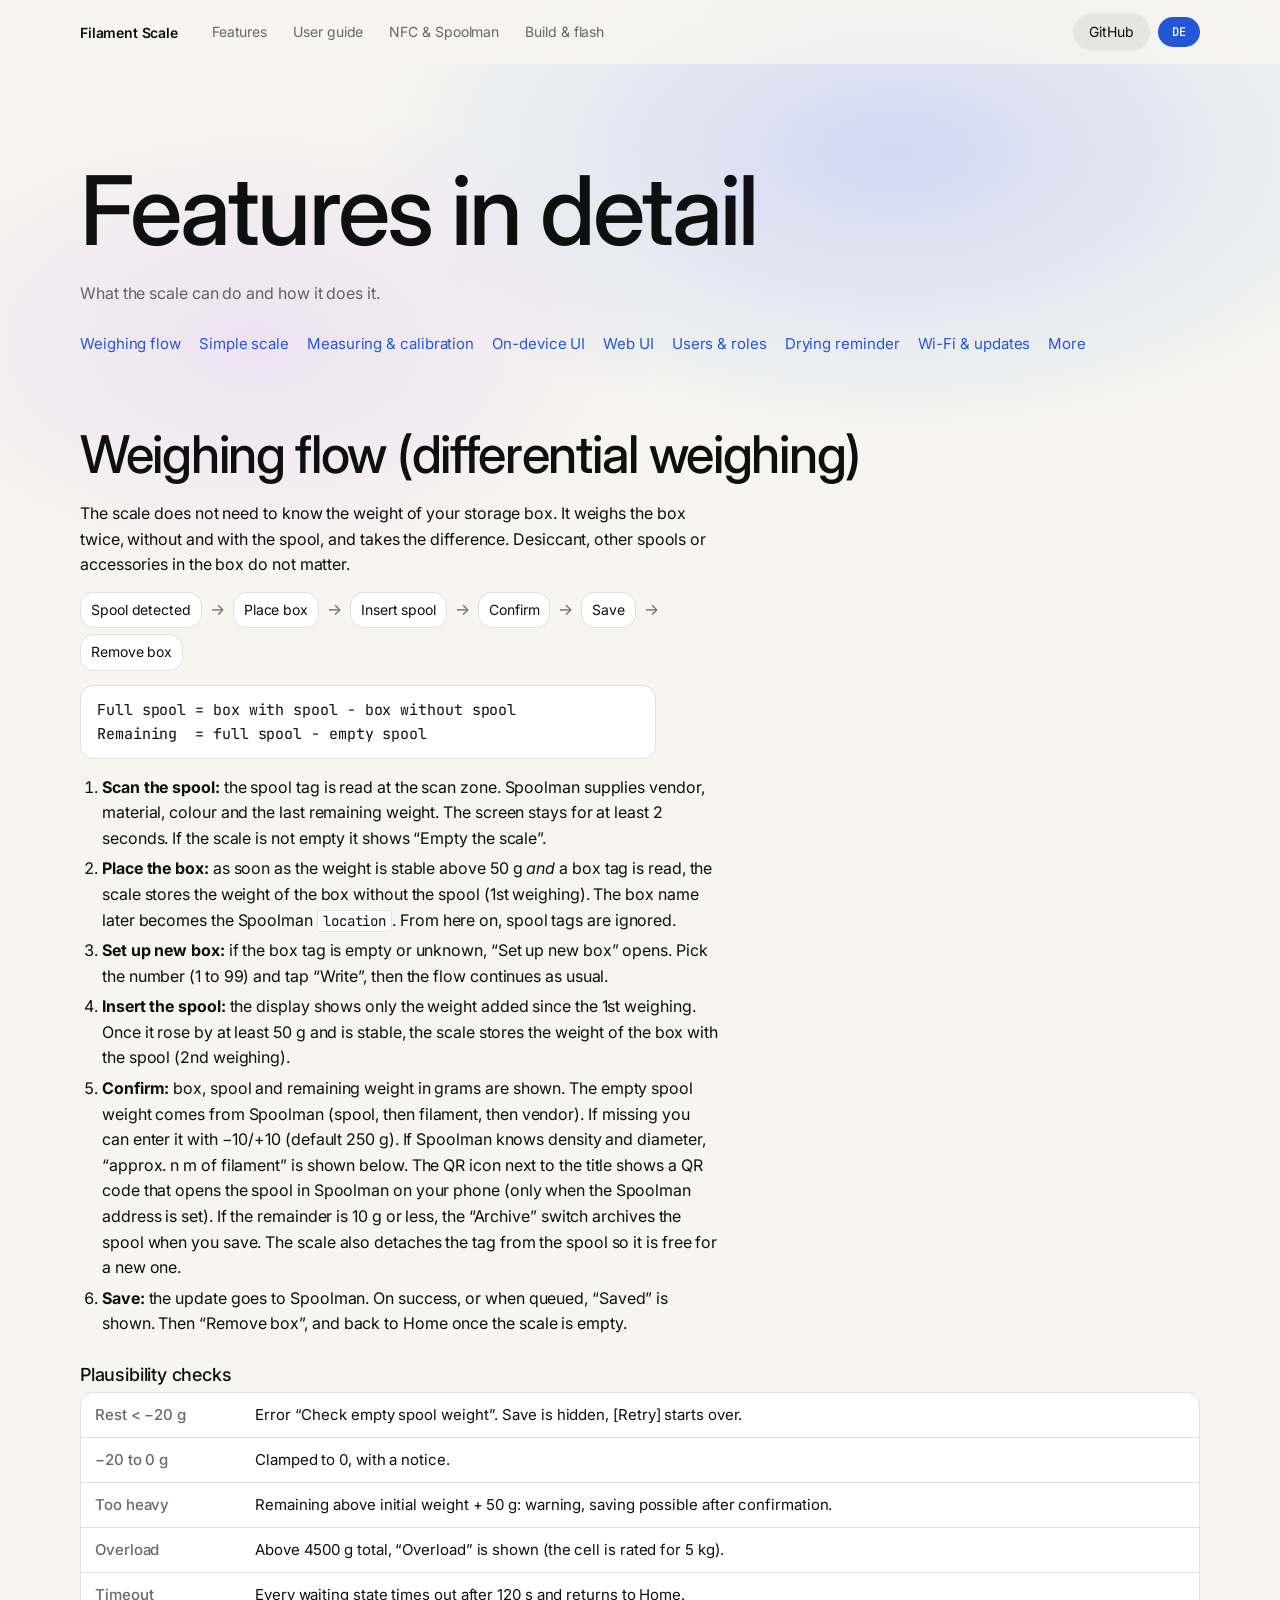
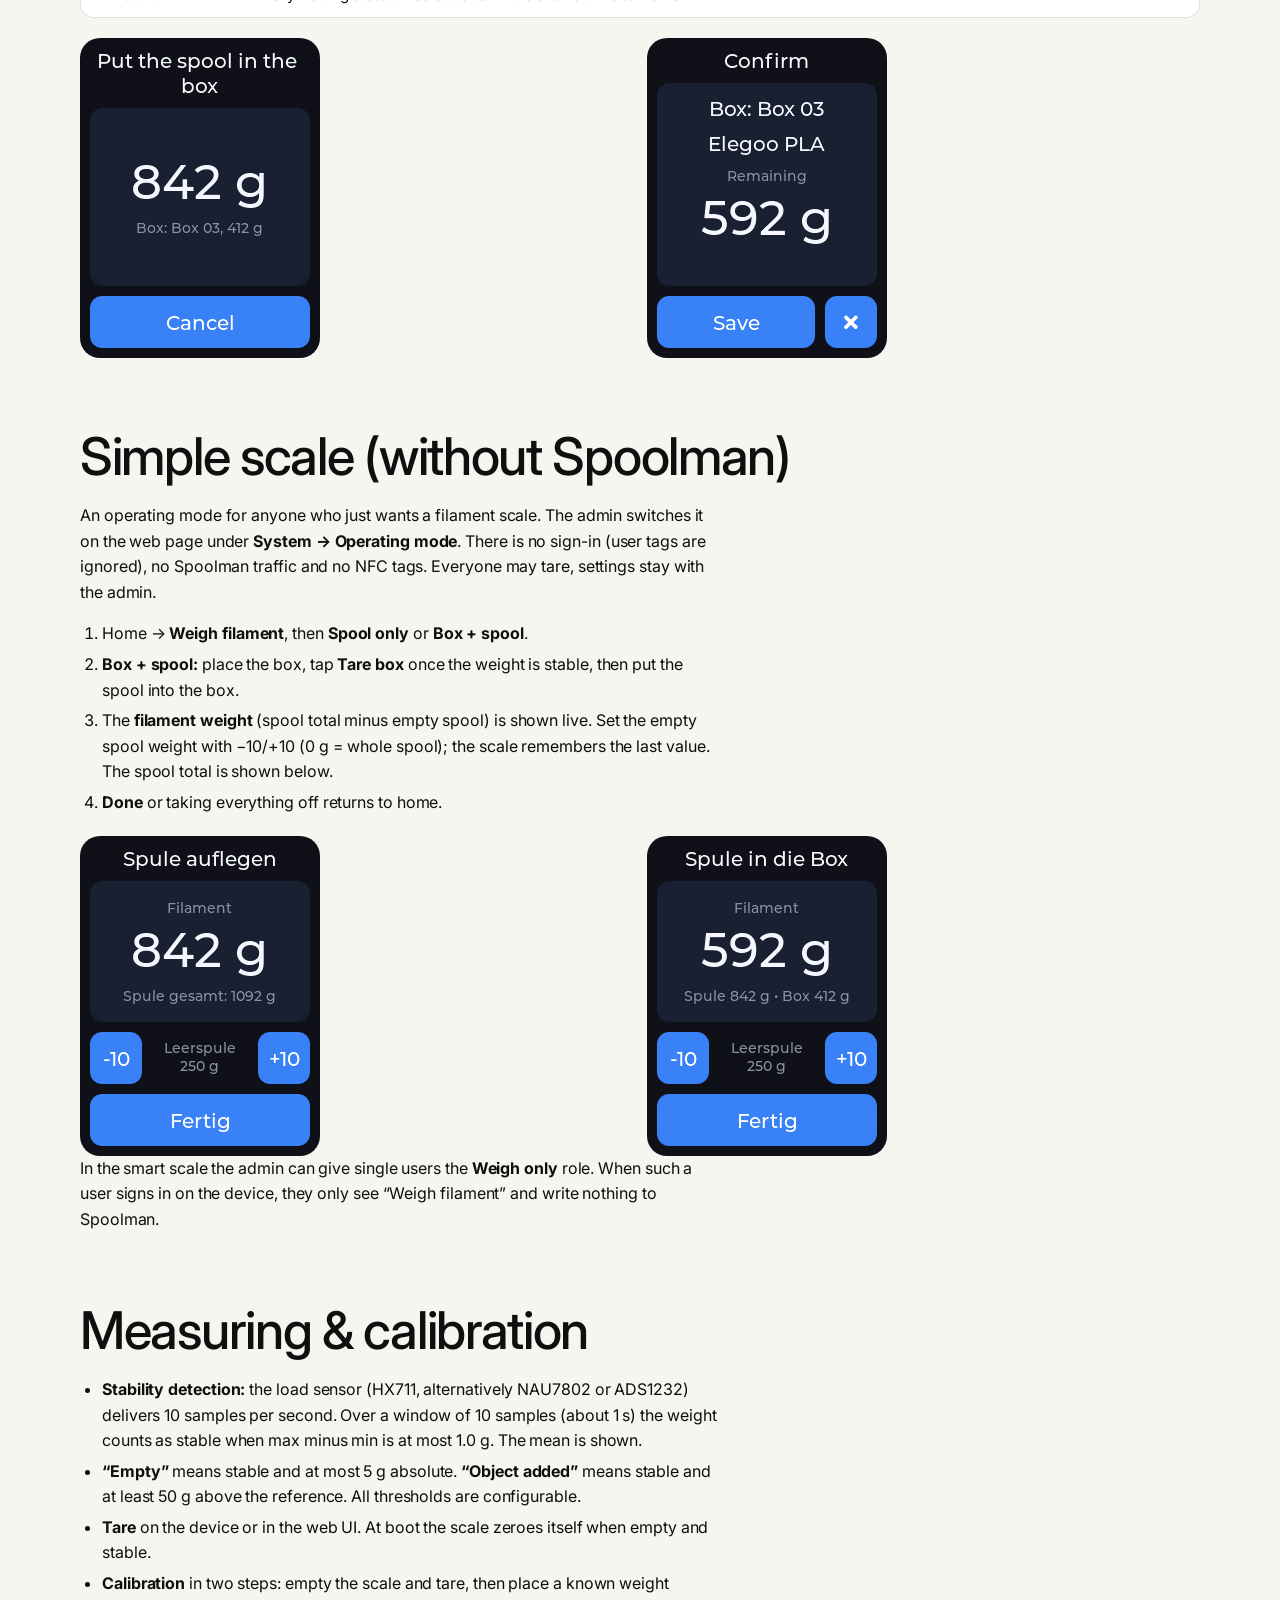
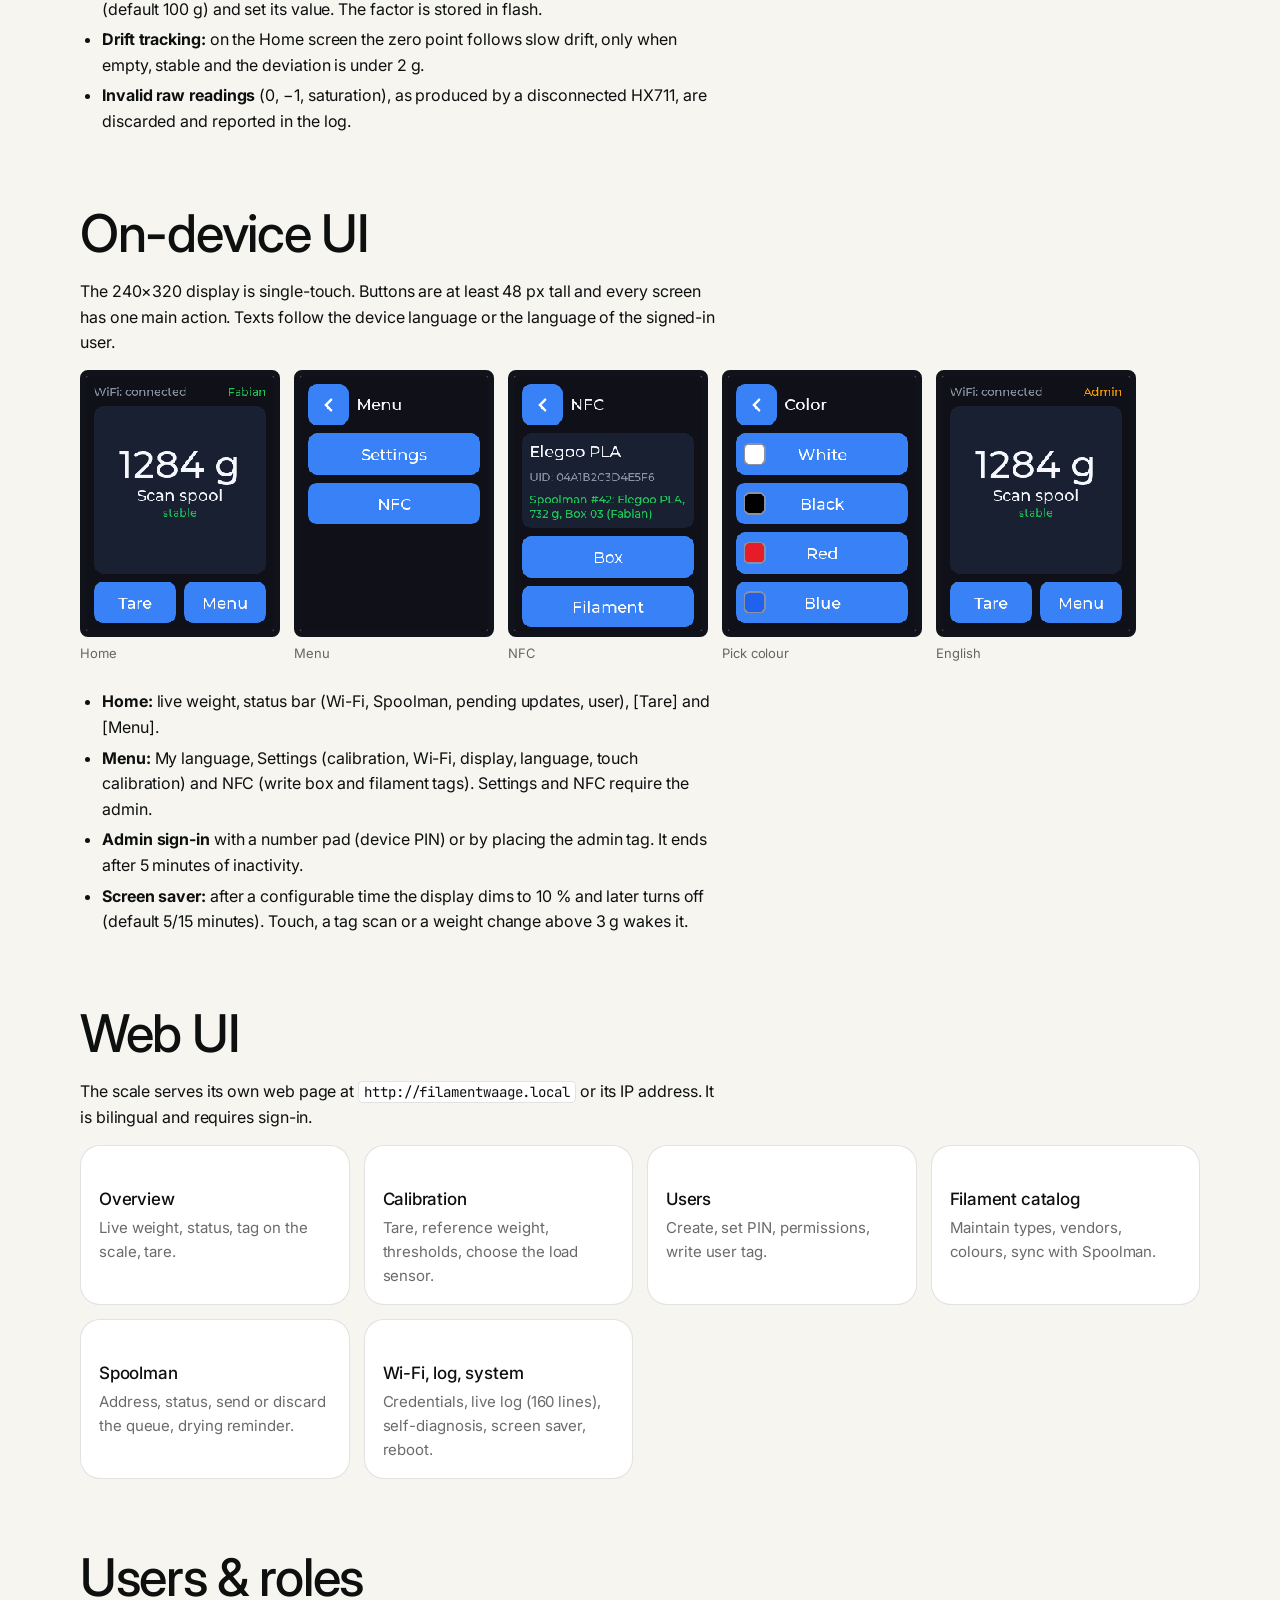
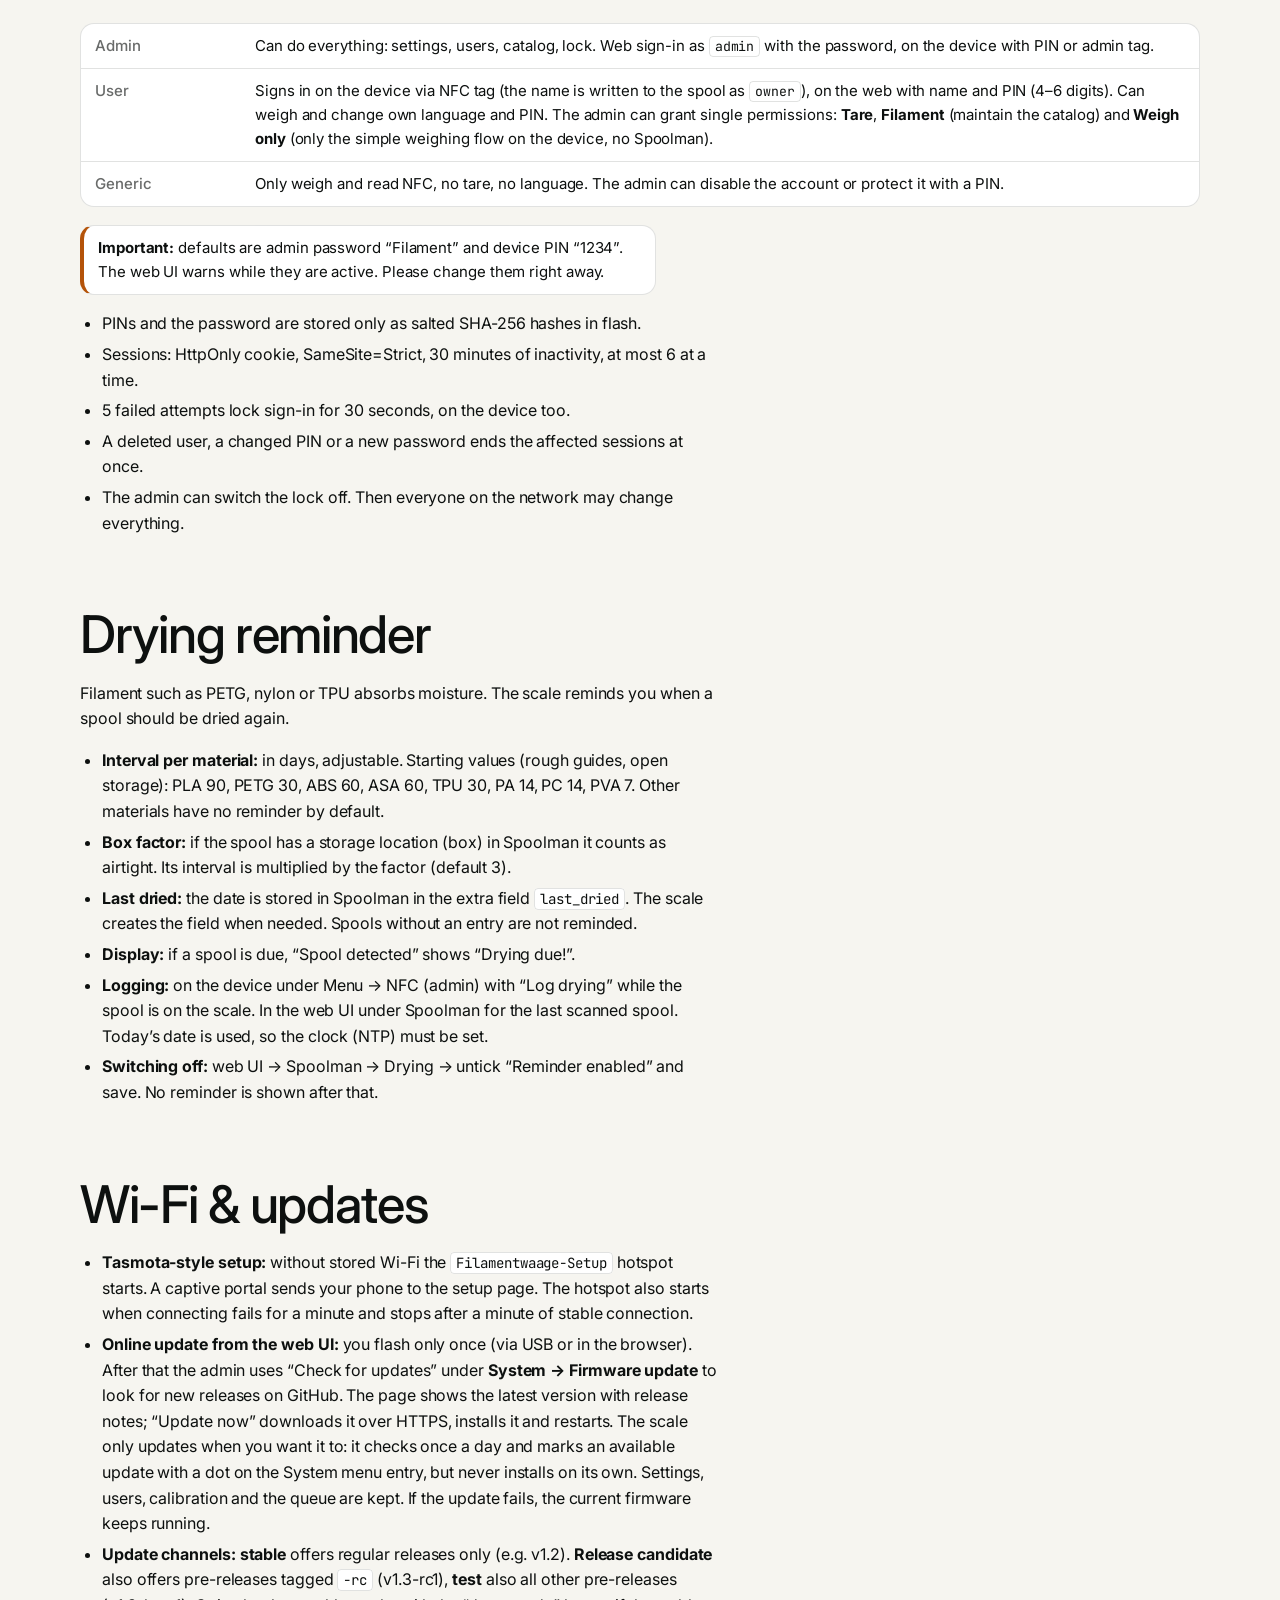
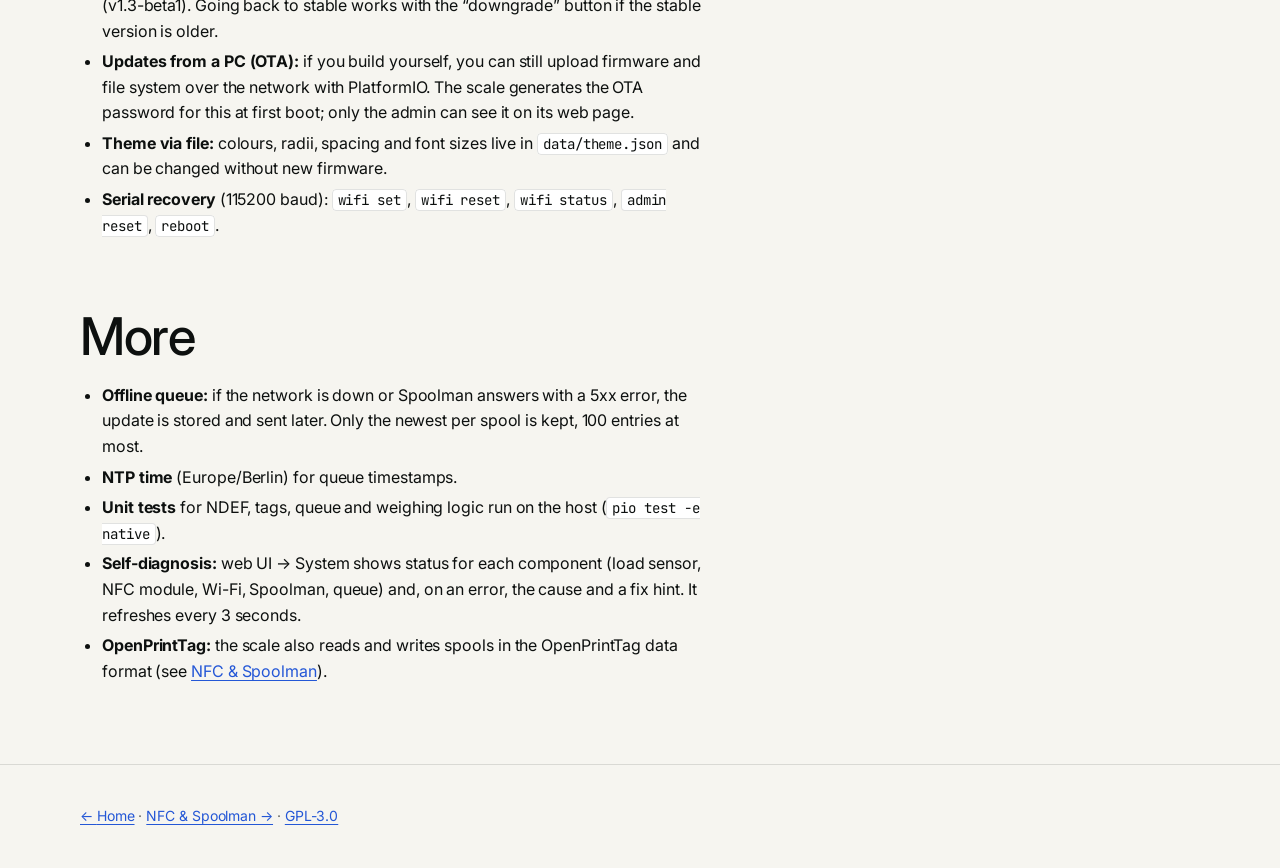
<file: docs/funktionen.html>
<!doctype html>
<html lang="en">
<head>
<meta charset="utf-8">
<meta name="viewport" content="width=device-width, initial-scale=1">
<title>Features – Filament Scale</title>
<meta name="description" content="All features of the Filament Scale in detail: weighing flow, calibration, web UI, roles, Wi-Fi setup.">
<link rel="stylesheet" href="style.css">
</head>
<body>
<nav><div class="wrap">
  <b><a href="index.html" style="color:inherit">Filament Scale</a></b>
  <div class="links">
    <a href="funktionen.html"><span data-l="de">Funktionen</span><span data-l="en">Features</span></a>
    <a href="anleitung.html"><span data-l="de">Anleitung</span><span data-l="en">User guide</span></a>
    <a href="nfc-spoolman.html">NFC &amp; Spoolman</a>
    <a href="bauen.html"><span data-l="de">Bauen &amp; Flashen</span><span data-l="en">Build &amp; flash</span></a>
  </div>
  <span class="sp"></span>
  <a href="https://github.com/Drache055/filament-scale" class="gh">GitHub</a>
  <button class="lang" id="lang" aria-label="Sprache / Language">EN</button>
</div></nav>

<main class="wrap page">
<h1><span data-l="de">Funktionen im Detail</span><span data-l="en">Features in detail</span></h1>
<p class="muted"><span data-l="de">Was die Waage kann und wie sie es macht.</span><span data-l="en">What the scale can do and how it does it.</span></p>
<ul class="toc">
  <li><a href="#wiegen"><span data-l="de">Wiegeablauf</span><span data-l="en">Weighing flow</span></a></li>
  <li><a href="#einfach"><span data-l="de">Einfache Waage</span><span data-l="en">Simple scale</span></a></li>
  <li><a href="#messung"><span data-l="de">Messung &amp; Kalibrierung</span><span data-l="en">Measuring &amp; calibration</span></a></li>
  <li><a href="#geraet"><span data-l="de">Bedienung am Gerät</span><span data-l="en">On-device UI</span></a></li>
  <li><a href="#web"><span data-l="de">Weboberfläche</span><span data-l="en">Web UI</span></a></li>
  <li><a href="#rechte"><span data-l="de">Benutzer &amp; Rechte</span><span data-l="en">Users &amp; roles</span></a></li>
  <li><a href="#trocknung"><span data-l="de">Trocknungs-Erinnerung</span><span data-l="en">Drying reminder</span></a></li>
  <li><a href="#wlan"><span data-l="de">WLAN &amp; Updates</span><span data-l="en">Wi-Fi &amp; updates</span></a></li>
  <li><a href="#weiteres"><span data-l="de">Weitere Funktionen</span><span data-l="en">More</span></a></li>
</ul>

<h2 id="wiegen"><span data-l="de">Wiegeablauf (Differenzwägung)</span><span data-l="en">Weighing flow (differential weighing)</span></h2>
<p>
  <span data-l="de">Die Waage kennt das Gewicht deiner Lagerbox nicht und muss es auch nicht kennen. Sie wiegt die Box zweimal, einmal ohne und einmal mit Spule, und rechnet die Differenz aus. Trockenmittel, andere Spulen oder Zubehör in der Box spielen keine Rolle.</span>
  <span data-l="en">The scale does not need to know the weight of your storage box. It weighs the box twice, without and with the spool, and takes the difference. Desiccant, other spools or accessories in the box do not matter.</span>
</p>
<div class="flow">
  <span class="s"><span data-l="de">Spule erkannt</span><span data-l="en">Spool detected</span></span><span class="a">→</span>
  <span class="s"><span data-l="de">Box auflegen</span><span data-l="en">Place box</span></span><span class="a">→</span>
  <span class="s"><span data-l="de">Spule einstellen</span><span data-l="en">Insert spool</span></span><span class="a">→</span>
  <span class="s"><span data-l="de">Bestätigen</span><span data-l="en">Confirm</span></span><span class="a">→</span>
  <span class="s"><span data-l="de">Speichern</span><span data-l="en">Save</span></span><span class="a">→</span>
  <span class="s"><span data-l="de">Box entnehmen</span><span data-l="en">Remove box</span></span>
</div>
<div class="formula">
  <span data-l="de">Volle Spule = Box mit Spule − Box ohne Spule<br>
  Restgewicht = volle Spule − Leerspule</span><span data-l="en">Full spool = box with spool − box without spool<br>
  Remaining&nbsp;&nbsp;= full spool − empty spool</span>
</div>
<ol>
  <li><span data-l="de"><b>Spule scannen:</b> Der Spulen-Tag wird an der Scan-Zone gelesen. Spoolman liefert Hersteller, Material, Farbe und das letzte Restgewicht. Der Screen bleibt mindestens 2 Sekunden stehen. Ist die Waage nicht leer, erscheint „Waage leeren“.</span><span data-l="en"><b>Scan the spool:</b> the spool tag is read at the scan zone. Spoolman supplies vendor, material, colour and the last remaining weight. The screen stays for at least 2 seconds. If the scale is not empty it shows “Empty the scale”.</span></li>
  <li><span data-l="de"><b>Box auflegen:</b> Sobald das Gewicht stabil über 50 g liegt <em>und</em> ein Box-Tag gelesen wird, merkt sich die Waage das Gewicht der Box ohne Spule (1. Wiegung). Der Box-Name wird später zum Lagerort (<code>location</code>) in Spoolman. Ab hier werden Spulen-Tags ignoriert.</span><span data-l="en"><b>Place the box:</b> as soon as the weight is stable above 50 g <em>and</em> a box tag is read, the scale stores the weight of the box without the spool (1st weighing). The box name later becomes the Spoolman <code>location</code>. From here on, spool tags are ignored.</span></li>
  <li><span data-l="de"><b>Neue Box anlegen:</b> Ist der Tag der Box leer oder unbekannt, öffnet sich „Neue Box anlegen“. Du wählst die Nummer (1 bis 99) und tippst auf „Schreiben“, danach läuft der Ablauf normal weiter.</span><span data-l="en"><b>Set up new box:</b> if the box tag is empty or unknown, “Set up new box” opens. Pick the number (1 to 99) and tap “Write”, then the flow continues as usual.</span></li>
  <li><span data-l="de"><b>Spule einstellen:</b> Die Anzeige zeigt nur das Gewicht, das seit der 1. Wiegung dazugekommen ist. Ist es um mindestens 50 g gestiegen und stabil, speichert die Waage das Gewicht der Box mit Spule (2. Wiegung).</span><span data-l="en"><b>Insert the spool:</b> the display shows only the weight added since the 1st weighing. Once it rose by at least 50 g and is stable, the scale stores the weight of the box with the spool (2nd weighing).</span></li>
  <li><span data-l="de"><b>Bestätigen:</b> Box, Spule und Restgewicht in Gramm werden angezeigt. Das Leerspulengewicht kommt aus Spoolman (Spule, dann Filament, dann Hersteller). Fehlt es, kannst du es mit −10/+10 eingeben (Startwert 250 g). Kennt Spoolman Dichte und Durchmesser, steht darunter „ca. n m Filament“. Das QR-Symbol neben dem Titel zeigt einen QR-Code, der im Handy die Spule in Spoolman öffnet (nur mit gesetzter Spoolman-Adresse). Ist der Rest höchstens 10 g, kannst du die Spule mit dem Schalter „Archivieren“ beim Speichern archivieren lassen. Die Waage löst dabei auch den Tag von der Spule, sodass er für eine neue Spule frei wird.</span><span data-l="en"><b>Confirm:</b> box, spool and remaining weight in grams are shown. The empty spool weight comes from Spoolman (spool, then filament, then vendor). If missing you can enter it with −10/+10 (default 250 g). If Spoolman knows density and diameter, “approx. n m of filament” is shown below. The QR icon next to the title shows a QR code that opens the spool in Spoolman on your phone (only when the Spoolman address is set). If the remainder is 10 g or less, the “Archive” switch archives the spool when you save. The scale also detaches the tag from the spool so it is free for a new one.</span></li>
  <li><span data-l="de"><b>Speichern:</b> Das Update geht an Spoolman. Bei Erfolg oder Einreihen in die Warteschlange erscheint „Gespeichert“. Danach „Box entnehmen“ und zurück zu Home, sobald die Waage leer ist.</span><span data-l="en"><b>Save:</b> the update goes to Spoolman. On success, or when queued, “Saved” is shown. Then “Remove box”, and back to Home once the scale is empty.</span></li>
</ol>
<h3><span data-l="de">Plausibilitätsprüfungen</span><span data-l="en">Plausibility checks</span></h3>
<table>
  <tr><th><span data-l="de">Rest &lt; −20 g</span><span data-l="en">Rest &lt; −20 g</span></th><td><span data-l="de">Fehler „Leerspulengewicht prüfen“. Speichern ist ausgeblendet, [Nochmal] startet neu.</span><span data-l="en">Error “Check empty spool weight”. Save is hidden, [Retry] starts over.</span></td></tr>
  <tr><th><span data-l="de">−20 bis 0 g</span><span data-l="en">−20 to 0 g</span></th><td><span data-l="de">Wird auf 0 gesetzt, mit Hinweis.</span><span data-l="en">Clamped to 0, with a notice.</span></td></tr>
  <tr><th><span data-l="de">Zu schwer</span><span data-l="en">Too heavy</span></th><td><span data-l="de">Rest über Anfangsgewicht + 50 g: Warnung, Speichern nur nach Bestätigung.</span><span data-l="en">Remaining above initial weight + 50 g: warning, saving possible after confirmation.</span></td></tr>
  <tr><th><span data-l="de">Überlast</span><span data-l="en">Overload</span></th><td><span data-l="de">Über 4500 g Gesamtgewicht erscheint „Überlast“ (die Zelle verträgt 5 kg).</span><span data-l="en">Above 4500 g total, “Overload” is shown (the cell is rated for 5 kg).</span></td></tr>
  <tr><th>Timeout</th><td><span data-l="de">Jeder Wartezustand läuft nach 120 s ab und führt zurück zu Home.</span><span data-l="en">Every waiting state times out after 120 s and returns to Home.</span></td></tr>
</table>
<div class="two" style="margin-top:20px">
  <img src="img/42_ablauf_5_spule_einstellen_842g.png" alt="" style="width:240px;image-rendering:pixelated">
  <img src="img/43_ablauf_6_bestaetigen.png" alt="" style="width:240px;image-rendering:pixelated">
</div>

<h2 id="einfach"><span data-l="de">Einfache Waage (ohne Spoolman)</span><span data-l="en">Simple scale (without Spoolman)</span></h2>
<p><span data-l="de">Betriebsart für alle, die die Waage nur als Filamentwaage nutzen wollen. Der Admin stellt sie auf der Webseite unter <b>System → Betriebsart</b> ein. Dann gibt es keine Anmeldung (Benutzer-Tags werden ignoriert), keine Spoolman-Abfragen und keine NFC-Tags. Jeder darf tarieren, Einstellungen bleiben beim Admin.</span><span data-l="en">An operating mode for anyone who just wants a filament scale. The admin switches it on the web page under <b>System → Operating mode</b>. There is no sign-in (user tags are ignored), no Spoolman traffic and no NFC tags. Everyone may tare, settings stay with the admin.</span></p>
<ol>
  <li><span data-l="de">Home → <b>Filament wiegen</b>, dann <b>Nur Spule</b> oder <b>Box + Spule</b>.</span><span data-l="en">Home → <b>Weigh filament</b>, then <b>Spool only</b> or <b>Box + spool</b>.</span></li>
  <li><span data-l="de"><b>Box + Spule:</b> Box auflegen, sobald das Gewicht stabil ist <b>Box tarieren</b>, dann die Spule in die Box stellen.</span><span data-l="en"><b>Box + spool:</b> place the box, tap <b>Tare box</b> once the weight is stable, then put the spool into the box.</span></li>
  <li><span data-l="de">Angezeigt wird das <b>Filamentgewicht</b> (Spule gesamt minus Leerspule) live. Das Leerspulengewicht stellst du mit −10/+10 ein (0 g = ganze Spule), die Waage merkt sich den letzten Wert. Darunter steht das Gesamtgewicht der Spule.</span><span data-l="en">The <b>filament weight</b> (spool total minus empty spool) is shown live. Set the empty spool weight with −10/+10 (0 g = whole spool); the scale remembers the last value. The spool total is shown below.</span></li>
  <li><span data-l="de"><b>Fertig</b> oder alles abnehmen führt zurück zu Home.</span><span data-l="en"><b>Done</b> or taking everything off returns to home.</span></li>
</ol>
<div class="two" style="margin-top:20px">
  <img src="img/74_einfach_3_nur_spule_1092g.png" alt="" style="width:240px;image-rendering:pixelated">
  <img src="img/77_einfach_6_box_und_spule_1254g.png" alt="" style="width:240px;image-rendering:pixelated">
</div>
<p><span data-l="de">In der smarten Waage kann der Admin einzelnen Benutzern die Rolle <b>Nur wiegen</b> geben. Meldet sich so ein Benutzer am Gerät an, sieht er nur „Filament wiegen“ und schreibt nichts nach Spoolman.</span><span data-l="en">In the smart scale the admin can give single users the <b>Weigh only</b> role. When such a user signs in on the device, they only see “Weigh filament” and write nothing to Spoolman.</span></p>

<h2 id="messung"><span data-l="de">Messung &amp; Kalibrierung</span><span data-l="en">Measuring &amp; calibration</span></h2>
<ul>
  <li><span data-l="de"><b>Stabilitätserkennung:</b> Der Wägesensor (HX711, wahlweise NAU7802 oder ADS1232) liefert 10 Werte pro Sekunde. Über ein Fenster von 10 Werten (ca. 1 s) gilt das Gewicht als stabil, wenn Maximum minus Minimum höchstens 1,0 g beträgt. Ausgegeben wird der Mittelwert.</span><span data-l="en"><b>Stability detection:</b> the load sensor (HX711, alternatively NAU7802 or ADS1232) delivers 10 samples per second. Over a window of 10 samples (about 1 s) the weight counts as stable when max minus min is at most 1.0 g. The mean is shown.</span></li>
  <li><span data-l="de"><b>„Leer“</b> heißt stabil und höchstens 5 g Betrag. <b>„Objekt hinzugefügt“</b> heißt stabil und mindestens 50 g über der Referenz. Alle Schwellen sind einstellbar.</span><span data-l="en"><b>“Empty”</b> means stable and at most 5 g absolute. <b>“Object added”</b> means stable and at least 50 g above the reference. All thresholds are configurable.</span></li>
  <li><span data-l="de"><b>Tara</b> am Gerät oder in der Weboberfläche. Beim Start wird automatisch genullt, wenn die Waage leer und stabil ist.</span><span data-l="en"><b>Tare</b> on the device or in the web UI. At boot the scale zeroes itself when empty and stable.</span></li>
  <li><span data-l="de"><b>Kalibrierung</b> in zwei Schritten: Waage leeren und Tara, dann ein bekanntes Gewicht auflegen (Startwert 100 g) und den Wert einstellen. Der Faktor wird im Flash gespeichert.</span><span data-l="en"><b>Calibration</b> in two steps: empty the scale and tare, then place a known weight (default 100 g) and set its value. The factor is stored in flash.</span></li>
  <li><span data-l="de"><b>Drift-Nachführung:</b> Auf dem Home-Screen wird der Nullpunkt nachgeführt, aber nur bei leerer, stabiler Waage und weniger als 2 g Abweichung.</span><span data-l="en"><b>Drift tracking:</b> on the Home screen the zero point follows slow drift, only when empty, stable and the deviation is under 2 g.</span></li>
  <li><span data-l="de"><b>Fehlerhafte Rohwerte</b> (0, −1, Sättigung), wie sie ein nicht angeschlossener HX711 liefert, werden verworfen und im Log gemeldet.</span><span data-l="en"><b>Invalid raw readings</b> (0, −1, saturation), as produced by a disconnected HX711, are discarded and reported in the log.</span></li>
</ul>

<h2 id="geraet"><span data-l="de">Bedienung am Gerät</span><span data-l="en">On-device UI</span></h2>
<p><span data-l="de">Das 240×320-Display ist ein Single-Touch-Panel. Buttons sind mindestens 48 px hoch, pro Screen gibt es eine Hauptaktion. Die Texte folgen der Gerätesprache oder der Sprache des angemeldeten Benutzers.</span><span data-l="en">The 240×320 display is single-touch. Buttons are at least 48 px tall and every screen has one main action. Texts follow the device language or the language of the signed-in user.</span></p>
<div class="shots">
  <figure><img src="img/02_home_gewicht_benutzer.png" alt="" loading="lazy"><figcaption>Home</figcaption></figure>
  <figure><img src="img/06_menue.png" alt="" loading="lazy"><figcaption><span data-l="de">Menü</span><span data-l="en">Menu</span></figcaption></figure>
  <figure><img src="img/20_nfc_spule_erkannt.png" alt="" loading="lazy"><figcaption>NFC</figcaption></figure>
  <figure><img src="img/26_filament_farbe.png" alt="" loading="lazy"><figcaption><span data-l="de">Farbe wählen</span><span data-l="en">Pick colour</span></figcaption></figure>
  <figure><img src="img/29_en_home.png" alt="" loading="lazy"><figcaption>English</figcaption></figure>
</div>
<ul>
  <li><span data-l="de"><b>Home:</b> Live-Gewicht, Statusleiste (WLAN, Spoolman, ausstehende Updates, Benutzer), [Tara] und [Menü].</span><span data-l="en"><b>Home:</b> live weight, status bar (Wi-Fi, Spoolman, pending updates, user), [Tare] and [Menu].</span></li>
  <li><span data-l="de"><b>Menü:</b> Meine Sprache, Einstellungen (Kalibrierung, WLAN, Display, Sprache, Touch-Kalibrierung) und NFC (Box-Tag und Filament-Tag schreiben). Einstellungen und NFC verlangen den Admin.</span><span data-l="en"><b>Menu:</b> My language, Settings (calibration, Wi-Fi, display, language, touch calibration) and NFC (write box and filament tags). Settings and NFC require the admin.</span></li>
  <li><span data-l="de"><b>Admin-Anmeldung</b> mit Ziffernblock (Geräte-PIN) oder durch Auflegen des Admin-Tags. Sie endet nach 5 Minuten ohne Bedienung.</span><span data-l="en"><b>Admin sign-in</b> with a number pad (device PIN) or by placing the admin tag. It ends after 5 minutes of inactivity.</span></li>
  <li><span data-l="de"><b>Bildschirmschoner:</b> Nach einstellbarer Zeit wird auf 10 % gedimmt und später ausgeschaltet (Standard 5/15 Minuten). Berührung, Tag-Scan oder Gewichtsänderung über 3 g wecken das Display.</span><span data-l="en"><b>Screen saver:</b> after a configurable time the display dims to 10 % and later turns off (default 5/15 minutes). Touch, a tag scan or a weight change above 3 g wakes it.</span></li>
</ul>

<h2 id="web"><span data-l="de">Weboberfläche</span><span data-l="en">Web UI</span></h2>
<p><span data-l="de">Die Waage liefert eine eigene Webseite aus, erreichbar über <code>http://filamentwaage.local</code> oder die IP-Adresse. Sie ist zweisprachig und verlangt eine Anmeldung.</span><span data-l="en">The scale serves its own web page at <code>http://filamentwaage.local</code> or its IP address. It is bilingual and requires sign-in.</span></p>
<div class="grid">
  <div class="card"><h3><span data-l="de">Übersicht</span><span data-l="en">Overview</span></h3><p><span data-l="de">Live-Gewicht, Status, aufliegender Tag, Tara.</span><span data-l="en">Live weight, status, tag on the scale, tare.</span></p></div>
  <div class="card"><h3><span data-l="de">Kalibrierung</span><span data-l="en">Calibration</span></h3><p><span data-l="de">Tara, Referenzgewicht, Schwellen, Wägesensor wählen.</span><span data-l="en">Tare, reference weight, thresholds, choose the load sensor.</span></p></div>
  <div class="card"><h3><span data-l="de">Benutzer</span><span data-l="en">Users</span></h3><p><span data-l="de">Anlegen, PIN setzen, Rechte, Benutzer-Tag schreiben.</span><span data-l="en">Create, set PIN, permissions, write user tag.</span></p></div>
  <div class="card"><h3><span data-l="de">Filament-Katalog</span><span data-l="en">Filament catalog</span></h3><p><span data-l="de">Typen, Hersteller, Farben pflegen, Abgleich mit Spoolman.</span><span data-l="en">Maintain types, vendors, colours, sync with Spoolman.</span></p></div>
  <div class="card"><h3>Spoolman</h3><p><span data-l="de">Adresse, Status, Warteschlange senden oder verwerfen, Trocknungs-Erinnerung.</span><span data-l="en">Address, status, send or discard the queue, drying reminder.</span></p></div>
  <div class="card"><h3><span data-l="de">WLAN, Log, System</span><span data-l="en">Wi-Fi, log, system</span></h3><p><span data-l="de">Zugangsdaten, Live-Log (160 Zeilen), Selbstdiagnose, Bildschirmschoner, Neustart.</span><span data-l="en">Credentials, live log (160 lines), self-diagnosis, screen saver, reboot.</span></p></div>
</div>

<h2 id="rechte"><span data-l="de">Benutzer &amp; Rechte</span><span data-l="en">Users &amp; roles</span></h2>
<table>
  <tr><th>Admin</th><td><span data-l="de">Darf alles: Einstellungen, Benutzer, Katalog, Sperre. Webseite mit Name <code>admin</code> und Passwort, am Gerät mit PIN oder Admin-Tag.</span><span data-l="en">Can do everything: settings, users, catalog, lock. Web sign-in as <code>admin</code> with the password, on the device with PIN or admin tag.</span></td></tr>
  <tr><th><span data-l="de">Benutzer</span><span data-l="en">User</span></th><td><span data-l="de">Meldet sich am Gerät per NFC-Tag an (Name wird als <code>owner</code> an die Spule geschrieben), auf der Webseite mit Name und PIN (4–6 Ziffern). Darf wiegen, die eigene Sprache und PIN ändern. Der Admin kann einzelne Rechte freigeben: <b>Tara</b>, <b>Filament</b> (Katalog pflegen) und <b>Nur wiegen</b> (am Gerät nur der einfache Wiegeablauf, kein Spoolman).</span><span data-l="en">Signs in on the device via NFC tag (the name is written to the spool as <code>owner</code>), on the web with name and PIN (4–6 digits). Can weigh and change own language and PIN. The admin can grant single permissions: <b>Tare</b>, <b>Filament</b> (maintain the catalog) and <b>Weigh only</b> (only the simple weighing flow on the device, no Spoolman).</span></td></tr>
  <tr><th>Generic</th><td><span data-l="de">Nur wiegen und NFC lesen, ohne Tara und Sprache. Der Admin kann das Konto abschalten oder mit einer PIN schützen.</span><span data-l="en">Only weigh and read NFC, no tare, no language. The admin can disable the account or protect it with a PIN.</span></td></tr>
</table>
<p class="note warn"><span data-l="de"><b>Wichtig:</b> Standard-Zugang ist Admin-Passwort „Filament“ und Geräte-PIN „1234“. Die Webseite warnt, solange sie aktiv sind. Bitte direkt ändern.</span><span data-l="en"><b>Important:</b> defaults are admin password “Filament” and device PIN “1234”. The web UI warns while they are active. Please change them right away.</span></p>
<ul>
  <li><span data-l="de">PINs und Passwort liegen nur als Salted-SHA-256-Hash im Flash.</span><span data-l="en">PINs and the password are stored only as salted SHA-256 hashes in flash.</span></li>
  <li><span data-l="de">Sitzungen: HttpOnly-Cookie, SameSite=Strict, 30 Minuten Inaktivität, höchstens 6 gleichzeitig.</span><span data-l="en">Sessions: HttpOnly cookie, SameSite=Strict, 30 minutes of inactivity, at most 6 at a time.</span></li>
  <li><span data-l="de">5 Fehlversuche sperren die Anmeldung für 30 Sekunden, am Gerät ebenso.</span><span data-l="en">5 failed attempts lock sign-in for 30 seconds, on the device too.</span></li>
  <li><span data-l="de">Ein gelöschter Benutzer, eine geänderte PIN oder ein neues Passwort beenden die betroffenen Sitzungen sofort.</span><span data-l="en">A deleted user, a changed PIN or a new password ends the affected sessions at once.</span></li>
  <li><span data-l="de">Der Admin kann die Sperre abschalten. Dann darf jeder im Netzwerk alles ändern.</span><span data-l="en">The admin can switch the lock off. Then everyone on the network may change everything.</span></li>
</ul>

<h2 id="trocknung"><span data-l="de">Trocknungs-Erinnerung</span><span data-l="en">Drying reminder</span></h2>
<p><span data-l="de">Filament wie PETG, Nylon oder TPU nimmt Feuchtigkeit auf. Die Waage erinnert dich, wenn eine Spule wieder getrocknet werden sollte.</span><span data-l="en">Filament such as PETG, nylon or TPU absorbs moisture. The scale reminds you when a spool should be dried again.</span></p>
<ul>
  <li><span data-l="de"><b>Intervall je Material:</b> in Tagen, einstellbar. Startwerte (Richtwerte, offene Lagerung): PLA 90, PETG 30, ABS 60, ASA 60, TPU 30, PA 14, PC 14, PVA 7. Andere Materialien haben standardmäßig keine Erinnerung.</span><span data-l="en"><b>Interval per material:</b> in days, adjustable. Starting values (rough guides, open storage): PLA 90, PETG 30, ABS 60, ASA 60, TPU 30, PA 14, PC 14, PVA 7. Other materials have no reminder by default.</span></li>
  <li><span data-l="de"><b>Box-Faktor:</b> Hat die Spule in Spoolman einen Lagerort (Box), gilt sie als luftdicht gelagert. Ihr Intervall wird mit dem Faktor multipliziert (Standard 3).</span><span data-l="en"><b>Box factor:</b> if the spool has a storage location (box) in Spoolman it counts as airtight. Its interval is multiplied by the factor (default 3).</span></li>
  <li><span data-l="de"><b>Zuletzt getrocknet:</b> Das Datum steht in Spoolman im Extra-Feld <code>last_dried</code>. Die Waage legt das Feld bei Bedarf an. Spulen ohne Eintrag werden nicht gemahnt.</span><span data-l="en"><b>Last dried:</b> the date is stored in Spoolman in the extra field <code>last_dried</code>. The scale creates the field when needed. Spools without an entry are not reminded.</span></li>
  <li><span data-l="de"><b>Anzeige:</b> Ist eine Spule fällig, zeigt „Spule erkannt“ den Hinweis „Trocknen fällig!“.</span><span data-l="en"><b>Display:</b> if a spool is due, “Spool detected” shows “Drying due!”.</span></li>
  <li><span data-l="de"><b>Eintragen:</b> Am Gerät unter Menü → NFC (Admin) mit „Trocknung eintragen“, solange die Spule aufliegt. In der Weboberfläche unter Spoolman bei der zuletzt gescannten Spule. Es gilt das heutige Datum, dafür muss die Uhr (NTP) gestellt sein.</span><span data-l="en"><b>Logging:</b> on the device under Menu → NFC (admin) with “Log drying” while the spool is on the scale. In the web UI under Spoolman for the last scanned spool. Today’s date is used, so the clock (NTP) must be set.</span></li>
  <li><span data-l="de"><b>Abschalten:</b> Weboberfläche → Spoolman → Trocknung → „Erinnerung aktiv“ abwählen und speichern. Dann erscheint keine Erinnerung mehr.</span><span data-l="en"><b>Switching off:</b> web UI → Spoolman → Drying → untick “Reminder enabled” and save. No reminder is shown after that.</span></li>
</ul>

<h2 id="wlan"><span data-l="de">WLAN &amp; Updates</span><span data-l="en">Wi-Fi &amp; updates</span></h2>
<ul>
  <li><span data-l="de"><b>Einrichtung wie bei Tasmota:</b> Ohne gespeichertes WLAN startet der Hotspot <code>Filamentwaage-Setup</code>. Ein Captive Portal leitet das Handy automatisch auf die Einrichtungsseite. Der Hotspot startet auch, wenn eine Minute lang keine Verbindung klappt, und endet nach einer Minute stabiler Verbindung.</span><span data-l="en"><b>Tasmota-style setup:</b> without stored Wi-Fi the <code>Filamentwaage-Setup</code> hotspot starts. A captive portal sends your phone to the setup page. The hotspot also starts when connecting fails for a minute and stops after a minute of stable connection.</span></li>
  <li><span data-l="de"><b>Online-Update aus der Weboberfläche:</b> Geflasht wird nur einmal (per USB oder im Browser). Danach sucht der Admin unter <b>System → Firmware-Update</b> mit „Nach Updates suchen“ nach neuen Releases auf GitHub. Die Seite zeigt die neueste Version mit Release Notes, „Jetzt aktualisieren“ lädt sie per HTTPS, installiert sie und startet neu. Die Waage aktualisiert sich nur auf Wunsch: Sie prüft einmal am Tag und markiert ein verfügbares Update mit einem Punkt am Menüpunkt System, installiert aber nie von selbst. Einstellungen, Benutzer, Kalibrierung und Warteschlange bleiben erhalten. Schlägt das Update fehl, läuft die bisherige Firmware weiter.</span><span data-l="en"><b>Online update from the web UI:</b> you flash only once (via USB or in the browser). After that the admin uses “Check for updates” under <b>System → Firmware update</b> to look for new releases on GitHub. The page shows the latest version with release notes; “Update now” downloads it over HTTPS, installs it and restarts. The scale only updates when you want it to: it checks once a day and marks an available update with a dot on the System menu entry, but never installs on its own. Settings, users, calibration and the queue are kept. If the update fails, the current firmware keeps running.</span></li>
  <li><span data-l="de"><b>Update-Kanäle:</b> <b>Stable</b> bietet nur normale Releases an (z. B. v1.2). <b>Release-Kandidat</b> zusätzlich Vorabversionen mit <code>-rc</code> (v1.3-rc1), <b>Test</b> zusätzlich alle anderen Vorabversionen (v1.3-beta1). Zurück auf Stable geht es per Knopf „Rückschritt“, falls die stabile Version älter ist.</span><span data-l="en"><b>Update channels:</b> <b>stable</b> offers regular releases only (e.g. v1.2). <b>Release candidate</b> also offers pre-releases tagged <code>-rc</code> (v1.3-rc1), <b>test</b> also all other pre-releases (v1.3-beta1). Going back to stable works with the “downgrade” button if the stable version is older.</span></li>
  <li><span data-l="de"><b>Updates vom PC (OTA):</b> Wer selbst baut, spielt Firmware und Dateisystem weiterhin mit PlatformIO über das Netzwerk auf. Das OTA-Passwort dafür erzeugt die Waage beim ersten Start, es steht nur für den Admin auf ihrer Webseite.</span><span data-l="en"><b>Updates from a PC (OTA):</b> if you build yourself, you can still upload firmware and file system over the network with PlatformIO. The scale generates the OTA password for this at first boot; only the admin can see it on its web page.</span></li>
  <li><span data-l="de"><b>Theme per Datei:</b> Farben, Radien, Abstände und Schriftgrößen stehen in <code>data/theme.json</code> und lassen sich ohne neue Firmware ändern.</span><span data-l="en"><b>Theme via file:</b> colours, radii, spacing and font sizes live in <code>data/theme.json</code> and can be changed without new firmware.</span></li>
  <li><span data-l="de"><b>Serielle Notbedienung</b> (115200 Baud): <code>wifi set</code>, <code>wifi reset</code>, <code>wifi status</code>, <code>admin reset</code>, <code>reboot</code>.</span><span data-l="en"><b>Serial recovery</b> (115200 baud): <code>wifi set</code>, <code>wifi reset</code>, <code>wifi status</code>, <code>admin reset</code>, <code>reboot</code>.</span></li>
</ul>

<h2 id="weiteres"><span data-l="de">Weitere Funktionen</span><span data-l="en">More</span></h2>
<ul>
  <li><span data-l="de"><b>Offline-Warteschlange:</b> Fehlt das Netz oder antwortet Spoolman mit einem 5xx-Fehler, wird das Update gespeichert und später automatisch nachgeholt. Je Spule bleibt nur das neueste. Maximal 100 Einträge.</span><span data-l="en"><b>Offline queue:</b> if the network is down or Spoolman answers with a 5xx error, the update is stored and sent later. Only the newest per spool is kept, 100 entries at most.</span></li>
  <li><span data-l="de"><b>Zeit per NTP</b> (Europe/Berlin) für Zeitstempel in der Warteschlange.</span><span data-l="en"><b>NTP time</b> (Europe/Berlin) for queue timestamps.</span></li>
  <li><span data-l="de"><b>Unit-Tests</b> für NDEF, Tags, Warteschlange und Wiegelogik laufen am Rechner (<code>pio test -e native</code>).</span><span data-l="en"><b>Unit tests</b> for NDEF, tags, queue and weighing logic run on the host (<code>pio test -e native</code>).</span></li>
  <li><span data-l="de"><b>Selbstdiagnose:</b> Webseite → System zeigt je Komponente (Wägesensor, NFC-Modul, WLAN, Spoolman, Warteschlange) Status und bei einem Fehler Ursache und Lösungstipp. Sie aktualisiert sich alle 3 Sekunden.</span><span data-l="en"><b>Self-diagnosis:</b> web UI → System shows status for each component (load sensor, NFC module, Wi-Fi, Spoolman, queue) and, on an error, the cause and a fix hint. It refreshes every 3 seconds.</span></li>
  <li><span data-l="de"><b>OpenPrintTag:</b> Die Waage liest und schreibt Spulen auch im Datenformat OpenPrintTag (siehe <a href="nfc-spoolman.html#openprinttag">NFC &amp; Spoolman</a>).</span><span data-l="en"><b>OpenPrintTag:</b> the scale also reads and writes spools in the OpenPrintTag data format (see <a href="nfc-spoolman.html#openprinttag">NFC &amp; Spoolman</a>).</span></li>
</ul>
</main>

<footer><div class="wrap">
  <a href="index.html">← <span data-l="de">Startseite</span><span data-l="en">Home</span></a> ·
  <a href="nfc-spoolman.html">NFC &amp; Spoolman →</a>
 · <a href="https://github.com/Drache055/filament-scale/blob/main/LICENSE">GPL-3.0</a>
</div></footer>
<script src="app.js"></script>
</body>
</html>
</file>
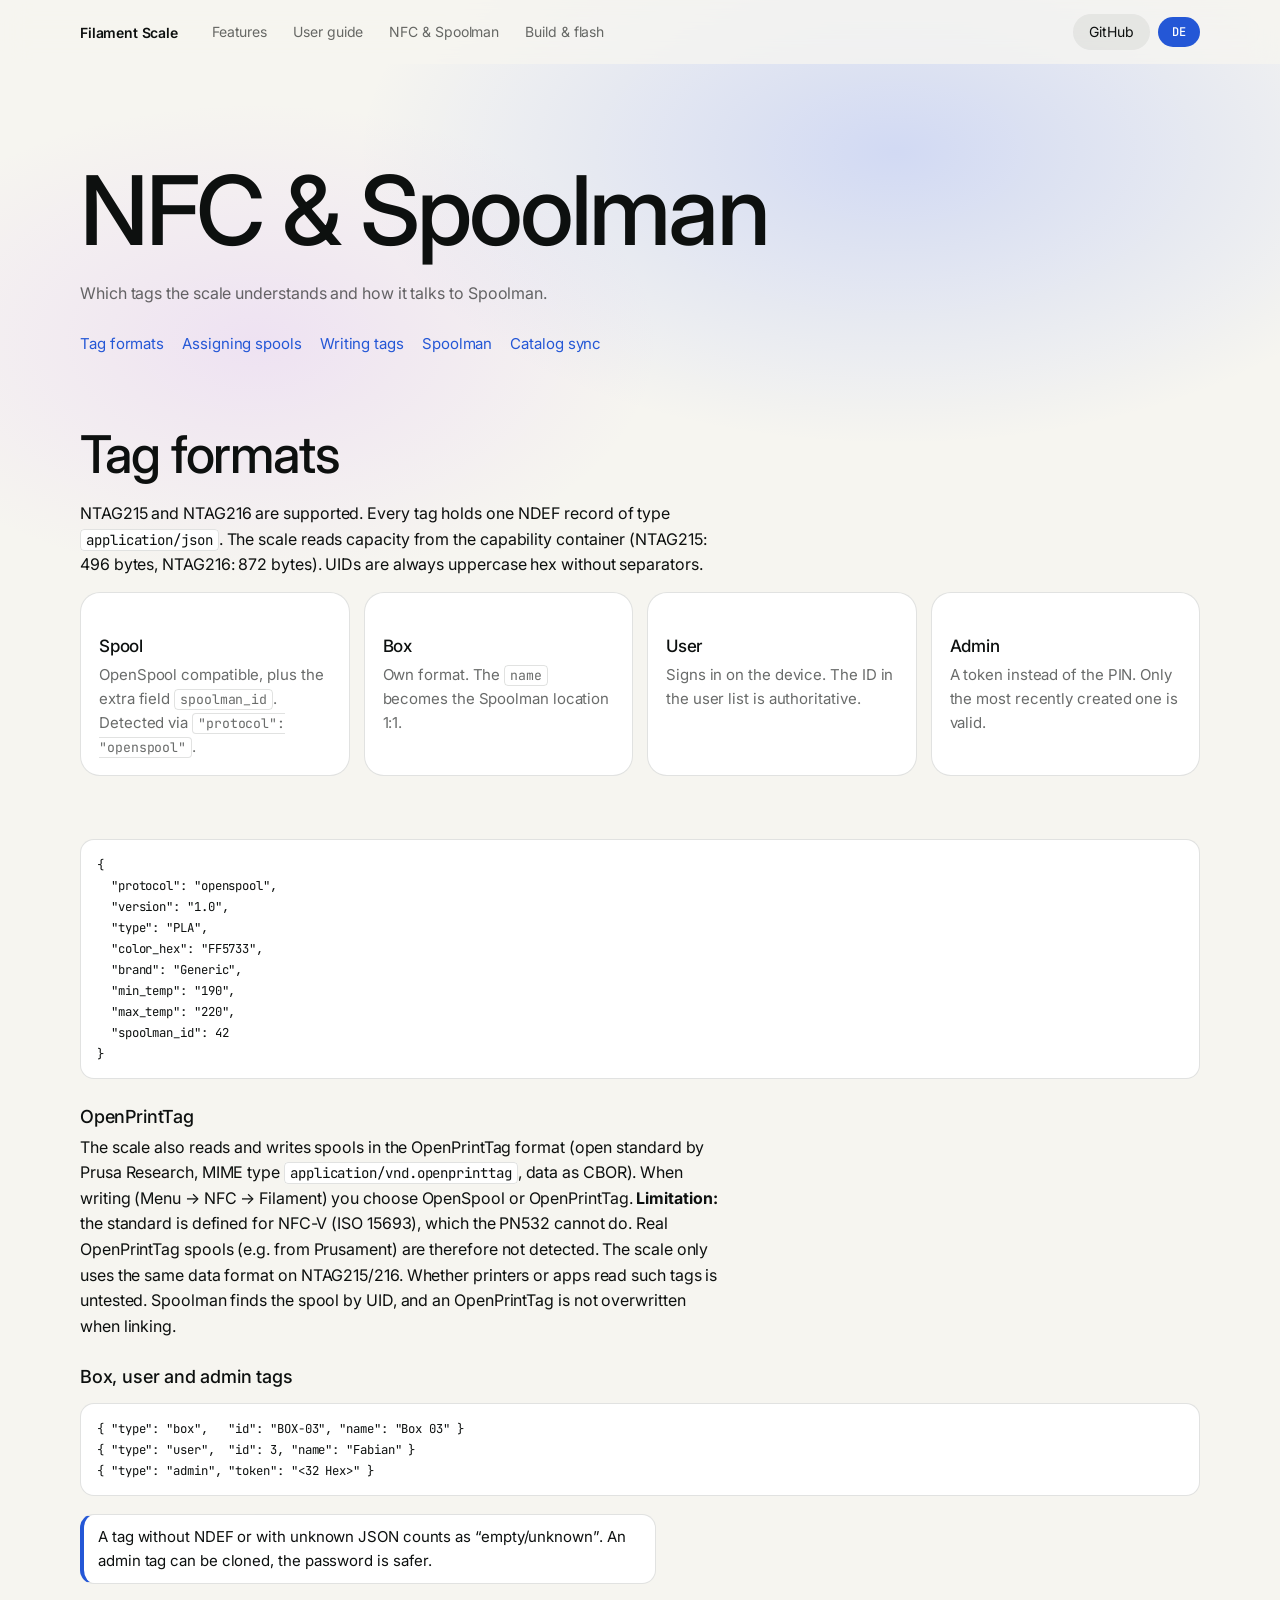
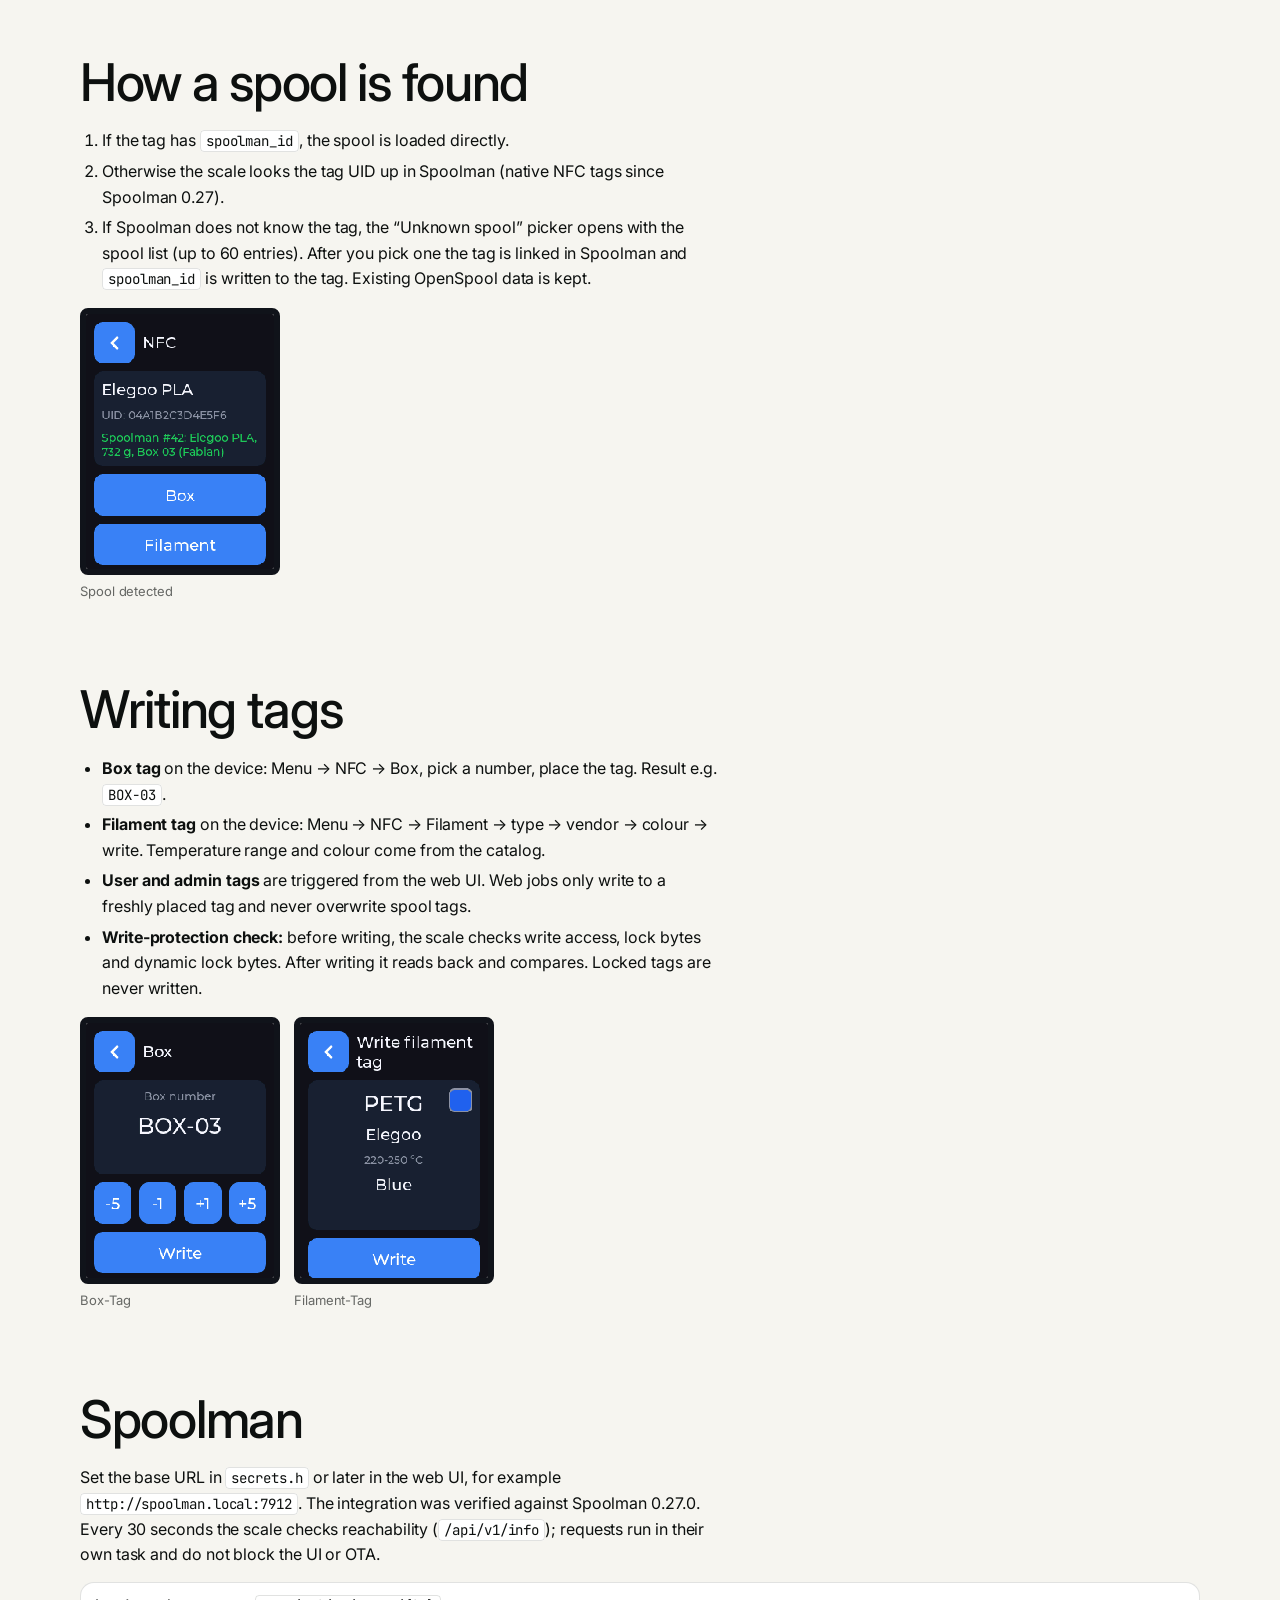
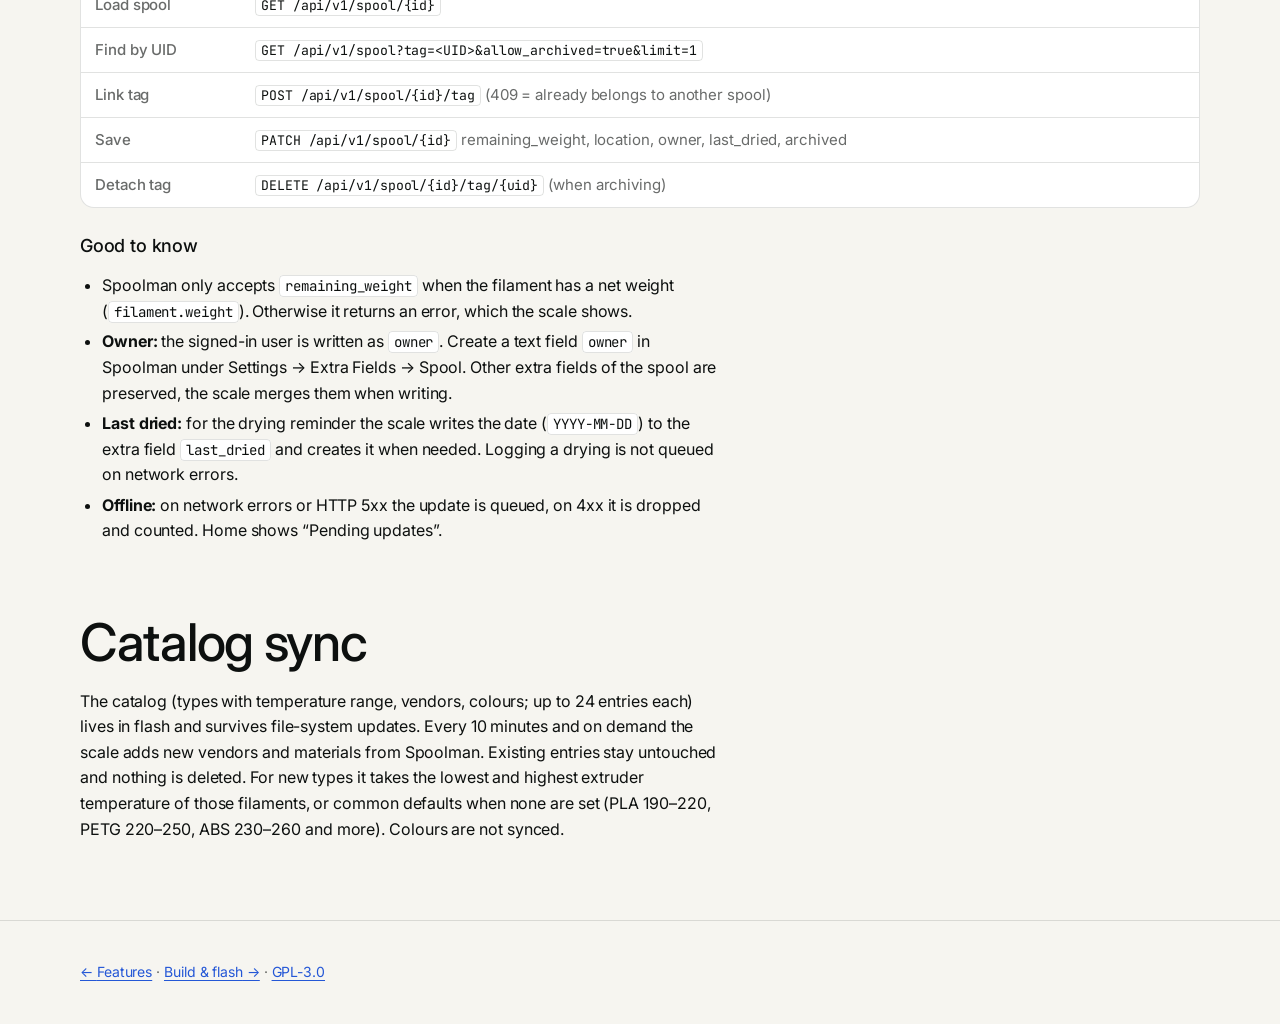
<file: docs/nfc-spoolman.html>
<!doctype html>
<html lang="en">
<head>
<meta charset="utf-8">
<meta name="viewport" content="width=device-width, initial-scale=1">
<title>NFC &amp; Spoolman – Filament Scale</title>
<meta name="description" content="NFC tag formats of the Filament Scale and the Spoolman integration in detail.">
<link rel="stylesheet" href="style.css">
</head>
<body>
<nav><div class="wrap">
  <b><a href="index.html" style="color:inherit">Filament Scale</a></b>
  <div class="links">
    <a href="funktionen.html"><span data-l="de">Funktionen</span><span data-l="en">Features</span></a>
    <a href="anleitung.html"><span data-l="de">Anleitung</span><span data-l="en">User guide</span></a>
    <a href="nfc-spoolman.html">NFC &amp; Spoolman</a>
    <a href="bauen.html"><span data-l="de">Bauen &amp; Flashen</span><span data-l="en">Build &amp; flash</span></a>
  </div>
  <span class="sp"></span>
  <a href="https://github.com/Drache055/filament-scale" class="gh">GitHub</a>
  <button class="lang" id="lang" aria-label="Sprache / Language">EN</button>
</div></nav>

<main class="wrap page">
<h1>NFC &amp; Spoolman</h1>
<p class="muted"><span data-l="de">Welche Tags die Waage versteht und wie sie mit Spoolman spricht.</span><span data-l="en">Which tags the scale understands and how it talks to Spoolman.</span></p>
<ul class="toc">
  <li><a href="#tags"><span data-l="de">Tag-Formate</span><span data-l="en">Tag formats</span></a></li>
  <li><a href="#zuordnung"><span data-l="de">Spule zuordnen</span><span data-l="en">Assigning spools</span></a></li>
  <li><a href="#schreiben"><span data-l="de">Tags schreiben</span><span data-l="en">Writing tags</span></a></li>
  <li><a href="#spoolman">Spoolman</a></li>
  <li><a href="#katalog"><span data-l="de">Katalogabgleich</span><span data-l="en">Catalog sync</span></a></li>
</ul>

<h2 id="tags"><span data-l="de">Tag-Formate</span><span data-l="en">Tag formats</span></h2>
<p><span data-l="de">Unterstützt werden NTAG215 und NTAG216. Jeder Tag enthält einen NDEF-Record vom Typ <code>application/json</code>. Die Kapazität liest die Waage aus dem Capability Container (NTAG215: 496 Byte, NTAG216: 872 Byte). Die UID wird überall als Hex in Großbuchstaben ohne Trennzeichen geführt.</span><span data-l="en">NTAG215 and NTAG216 are supported. Every tag holds one NDEF record of type <code>application/json</code>. The scale reads capacity from the capability container (NTAG215: 496 bytes, NTAG216: 872 bytes). UIDs are always uppercase hex without separators.</span></p>
<div class="grid">
  <div class="card"><h3><span data-l="de">Spule</span><span data-l="en">Spool</span></h3><p><span data-l="de">OpenSpool-kompatibel, dazu das Zusatzfeld <code>spoolman_id</code>. Erkennung über <code>"protocol": "openspool"</code>.</span><span data-l="en">OpenSpool compatible, plus the extra field <code>spoolman_id</code>. Detected via <code>"protocol": "openspool"</code>.</span></p></div>
  <div class="card"><h3>Box</h3><p><span data-l="de">Eigenes Format. Der <code>name</code> wird 1:1 zum Lagerort in Spoolman.</span><span data-l="en">Own format. The <code>name</code> becomes the Spoolman location 1:1.</span></p></div>
  <div class="card"><h3><span data-l="de">Benutzer</span><span data-l="en">User</span></h3><p><span data-l="de">Meldet am Gerät an. Maßgeblich ist die ID in der Benutzerliste.</span><span data-l="en">Signs in on the device. The ID in the user list is authoritative.</span></p></div>
  <div class="card"><h3>Admin</h3><p><span data-l="de">Token statt PIN. Es gilt immer nur der zuletzt erzeugte.</span><span data-l="en">A token instead of the PIN. Only the most recently created one is valid.</span></p></div>
</div>
<h3><span data-l="de">Spulen-Tag</span><span data-l="en">Spool tag</span></h3>
<pre><code>{
  "protocol": "openspool",
  "version": "1.0",
  "type": "PLA",
  "color_hex": "FF5733",
  "brand": "Generic",
  "min_temp": "190",
  "max_temp": "220",
  "spoolman_id": 42
}</code></pre>
<h3 id="openprinttag">OpenPrintTag</h3>
<p><span data-l="de">Die Waage liest und schreibt Spulen auch im Format OpenPrintTag (offener Standard von Prusa Research, MIME-Typ <code>application/vnd.openprinttag</code>, Daten als CBOR). Beim Schreiben (Menü → NFC → Filament) wählst du OpenSpool oder OpenPrintTag. <b>Einschränkung:</b> Der Standard ist für NFC-V (ISO 15693) definiert, der PN532 kann das nicht. Echte OpenPrintTag-Spulen (z. B. von Prusament) erkennt die Waage deshalb nicht. Sie nutzt nur dasselbe Datenformat auf NTAG215/216. Ob Drucker oder Apps solche Tags lesen, ist nicht geprüft. Die Spule findet Spoolman über die UID, ein OpenPrintTag wird beim Zuordnen nicht überschrieben.</span><span data-l="en">The scale also reads and writes spools in the OpenPrintTag format (open standard by Prusa Research, MIME type <code>application/vnd.openprinttag</code>, data as CBOR). When writing (Menu → NFC → Filament) you choose OpenSpool or OpenPrintTag. <b>Limitation:</b> the standard is defined for NFC-V (ISO 15693), which the PN532 cannot do. Real OpenPrintTag spools (e.g. from Prusament) are therefore not detected. The scale only uses the same data format on NTAG215/216. Whether printers or apps read such tags is untested. Spoolman finds the spool by UID, and an OpenPrintTag is not overwritten when linking.</span></p>
<h3><span data-l="de">Box-, Benutzer- und Admin-Tag</span><span data-l="en">Box, user and admin tags</span></h3>
<pre><code>{ "type": "box",   "id": "BOX-03", "name": "Box 03" }
{ "type": "user",  "id": 3, "name": "Fabian" }
{ "type": "admin", "token": "&lt;32 Hex&gt;" }</code></pre>
<p class="note"><span data-l="de">Ein Tag ohne NDEF oder mit unbekanntem JSON gilt als „leer/unbekannt“. Ein Admin-Tag lässt sich kopieren, das Passwort ist sicherer.</span><span data-l="en">A tag without NDEF or with unknown JSON counts as “empty/unknown”. An admin tag can be cloned, the password is safer.</span></p>

<h2 id="zuordnung"><span data-l="de">Wie eine Spule gefunden wird</span><span data-l="en">How a spool is found</span></h2>
<ol>
  <li><span data-l="de">Steht <code>spoolman_id</code> auf dem Tag, wird die Spule direkt geladen.</span><span data-l="en">If the tag has <code>spoolman_id</code>, the spool is loaded directly.</span></li>
  <li><span data-l="de">Sonst sucht die Waage über die Tag-UID bei Spoolman (native NFC-Tags ab Spoolman 0.27).</span><span data-l="en">Otherwise the scale looks the tag UID up in Spoolman (native NFC tags since Spoolman 0.27).</span></li>
  <li><span data-l="de">Kennt Spoolman den Tag nicht, öffnet sich automatisch die Auswahl „Unbekannte Spule“ mit der Spulenliste (bis 60 Einträge). Nach der Auswahl wird der Tag in Spoolman verknüpft und <code>spoolman_id</code> auf den Tag geschrieben. Vorhandene OpenSpool-Daten bleiben erhalten.</span><span data-l="en">If Spoolman does not know the tag, the “Unknown spool” picker opens with the spool list (up to 60 entries). After you pick one the tag is linked in Spoolman and <code>spoolman_id</code> is written to the tag. Existing OpenSpool data is kept.</span></li>
</ol>
<div class="shots"><figure><img src="img/20_nfc_spule_erkannt.png" alt="" loading="lazy"><figcaption><span data-l="de">Spule erkannt</span><span data-l="en">Spool detected</span></figcaption></figure></div>

<h2 id="schreiben"><span data-l="de">Tags schreiben</span><span data-l="en">Writing tags</span></h2>
<ul>
  <li><span data-l="de"><b>Box-Tag</b> am Gerät: Menü → NFC → Box, Nummer wählen, Tag auflegen. Ergebnis ist z. B. <code>BOX-03</code>.</span><span data-l="en"><b>Box tag</b> on the device: Menu → NFC → Box, pick a number, place the tag. Result e.g. <code>BOX-03</code>.</span></li>
  <li><span data-l="de"><b>Filament-Tag</b> am Gerät: Menü → NFC → Filament → Typ → Hersteller → Farbe → Schreiben. Temperaturbereich und Farbe kommen aus dem Katalog.</span><span data-l="en"><b>Filament tag</b> on the device: Menu → NFC → Filament → type → vendor → colour → write. Temperature range and colour come from the catalog.</span></li>
  <li><span data-l="de"><b>Benutzer- und Admin-Tags</b> löst die Weboberfläche aus. Web-Aufträge schreiben nur auf einen neu aufgelegten Tag und überschreiben nie Spulen-Tags.</span><span data-l="en"><b>User and admin tags</b> are triggered from the web UI. Web jobs only write to a freshly placed tag and never overwrite spool tags.</span></li>
  <li><span data-l="de"><b>Schreibschutz-Prüfung:</b> Vor dem Schreiben prüft die Waage Schreibzugriff, Lock-Bytes und dynamische Lock-Bytes. Nach dem Schreiben liest sie zurück und vergleicht. Gesperrte Tags werden nicht beschrieben.</span><span data-l="en"><b>Write-protection check:</b> before writing, the scale checks write access, lock bytes and dynamic lock bytes. After writing it reads back and compares. Locked tags are never written.</span></li>
</ul>
<div class="shots">
  <figure><img src="img/22_box_tag_schreiben.png" alt="" loading="lazy"><figcaption>Box-Tag</figcaption></figure>
  <figure><img src="img/27_filament_schreiben.png" alt="" loading="lazy"><figcaption>Filament-Tag</figcaption></figure>
</div>

<h2 id="spoolman">Spoolman</h2>
<p><span data-l="de">Die Basis-URL stellst du in <code>secrets.h</code> oder später auf der Webseite ein, zum Beispiel <code>http://spoolman.local:7912</code>. Die Anbindung wurde gegen Spoolman 0.27.0 geprüft. Alle 30 Sekunden prüft die Waage die Erreichbarkeit (<code>/api/v1/info</code>), Anfragen laufen in einem eigenen Task und blockieren Oberfläche und OTA nicht.</span><span data-l="en">Set the base URL in <code>secrets.h</code> or later in the web UI, for example <code>http://spoolman.local:7912</code>. The integration was verified against Spoolman 0.27.0. Every 30 seconds the scale checks reachability (<code>/api/v1/info</code>); requests run in their own task and do not block the UI or OTA.</span></p>
<table>
  <tr><th><span data-l="de">Spule laden</span><span data-l="en">Load spool</span></th><td><code>GET /api/v1/spool/{id}</code></td></tr>
  <tr><th><span data-l="de">Per UID suchen</span><span data-l="en">Find by UID</span></th><td><code>GET /api/v1/spool?tag=&lt;UID&gt;&amp;allow_archived=true&amp;limit=1</code></td></tr>
  <tr><th><span data-l="de">Tag verknüpfen</span><span data-l="en">Link tag</span></th><td><code>POST /api/v1/spool/{id}/tag</code> <span class="muted">(409 = <span data-l="de">gehört schon einer anderen Spule</span><span data-l="en">already belongs to another spool</span>)</span></td></tr>
  <tr><th><span data-l="de">Speichern</span><span data-l="en">Save</span></th><td><code>PATCH /api/v1/spool/{id}</code> <span class="muted">remaining_weight, location, owner, last_dried, archived</span></td></tr>
  <tr><th><span data-l="de">Tag lösen</span><span data-l="en">Detach tag</span></th><td><code>DELETE /api/v1/spool/{id}/tag/{uid}</code> <span class="muted">(<span data-l="de">beim Archivieren</span><span data-l="en">when archiving</span>)</span></td></tr>
</table>
<h3><span data-l="de">Gut zu wissen</span><span data-l="en">Good to know</span></h3>
<ul>
  <li><span data-l="de"><code>remaining_weight</code> nimmt Spoolman nur an, wenn die Filamentsorte ein Füllgewicht (<code>filament.weight</code>) hat. Sonst kommt ein Fehler, den die Waage anzeigt.</span><span data-l="en">Spoolman only accepts <code>remaining_weight</code> when the filament has a net weight (<code>filament.weight</code>). Otherwise it returns an error, which the scale shows.</span></li>
  <li><span data-l="de"><b>Besitzer:</b> Der angemeldete Benutzer wird als <code>owner</code> eingetragen. Lege dafür in Spoolman unter Einstellungen → Extra Fields → Spool ein Textfeld <code>owner</code> an. Andere Extra-Felder der Spule bleiben erhalten, die Waage führt sie beim Schreiben zusammen.</span><span data-l="en"><b>Owner:</b> the signed-in user is written as <code>owner</code>. Create a text field <code>owner</code> in Spoolman under Settings → Extra Fields → Spool. Other extra fields of the spool are preserved, the scale merges them when writing.</span></li>
  <li><span data-l="de"><b>Zuletzt getrocknet:</b> Für die Trocknungs-Erinnerung schreibt die Waage das Datum (<code>JJJJ-MM-TT</code>) in das Extra-Feld <code>last_dried</code> und legt es bei Bedarf an. Das Eintragen einer Trocknung wird bei Netzwerkfehlern nicht in die Warteschlange gestellt.</span><span data-l="en"><b>Last dried:</b> for the drying reminder the scale writes the date (<code>YYYY-MM-DD</code>) to the extra field <code>last_dried</code> and creates it when needed. Logging a drying is not queued on network errors.</span></li>
  <li><span data-l="de"><b>Offline:</b> Bei Netzwerkfehlern oder HTTP 5xx landet das Update in der Warteschlange, bei 4xx wird es verworfen und gezählt. Home zeigt „Ausstehende Updates“.</span><span data-l="en"><b>Offline:</b> on network errors or HTTP 5xx the update is queued, on 4xx it is dropped and counted. Home shows “Pending updates”.</span></li>
</ul>

<h2 id="katalog"><span data-l="de">Katalogabgleich</span><span data-l="en">Catalog sync</span></h2>
<p><span data-l="de">Der Katalog (Typen mit Temperaturbereich, Hersteller, Farben; je höchstens 24 Einträge) steht im Flash und überlebt Dateisystem-Updates. Alle 10 Minuten und auf Knopfdruck ergänzt die Waage neue Hersteller und Materialien aus Spoolman. Vorhandenes bleibt unverändert, gelöscht wird nichts. Für neue Typen nimmt sie den kleinsten und größten Extruder-Temperaturwert der Filamente, ohne Werte übliche Standardwerte (PLA 190–220, PETG 220–250, ABS 230–260 und weitere). Farben werden nicht abgeglichen.</span><span data-l="en">The catalog (types with temperature range, vendors, colours; up to 24 entries each) lives in flash and survives file-system updates. Every 10 minutes and on demand the scale adds new vendors and materials from Spoolman. Existing entries stay untouched and nothing is deleted. For new types it takes the lowest and highest extruder temperature of those filaments, or common defaults when none are set (PLA 190–220, PETG 220–250, ABS 230–260 and more). Colours are not synced.</span></p>
</main>

<footer><div class="wrap">
  <a href="funktionen.html">← <span data-l="de">Funktionen</span><span data-l="en">Features</span></a> ·
  <a href="bauen.html"><span data-l="de">Bauen &amp; Flashen</span><span data-l="en">Build &amp; flash</span> →</a>
 · <a href="https://github.com/Drache055/filament-scale/blob/main/LICENSE">GPL-3.0</a>
</div></footer>
<script src="app.js"></script>
</body>
</html>
</file>
<file: docs/style.css>
/* Filament Scale – Projektseite
   Designsprache angelehnt an moderne dunkle Produktseiten: fast schwarzer Grund, riesige eng gesetzte Headlines,
   Pill-Buttons, großzügige Abstände, weiche Farbverläufe, Einblend-Animationen.
   Akzent = Blau des Geräte-Themes (data/theme.json). */
@import url("https://fonts.googleapis.com/css2?family=Inter:wght@400;500;600&family=JetBrains+Mono:wght@400;500&display=swap");

:root{
  --bg:#0d100f;
  --surface:rgba(255,255,255,.04);
  --surface-solid:#161a19;
  --ink:#f6f6f6;
  --muted:rgba(246,246,246,.62);
  --line:rgba(255,255,255,.12);
  --accent:#7aa7ff;
  --accent-ink:#0b1220;
  --pill:rgba(255,255,255,.08);
  --warn:#f0a43c;
  --screen:#05070b;
  --glow1:rgba(80,120,255,.28);
  --glow2:rgba(190,110,255,.18);
  --f-display:"Inter","Helvetica Neue",Arial,sans-serif;
  --f-body:"Inter",system-ui,-apple-system,"Segoe UI",sans-serif;
  --f-mono:"JetBrains Mono",ui-monospace,Menlo,Consolas,monospace;
  --text:64ch;
  --wide:1160px;
  --r:14px;
  color-scheme:dark;
}
@media (prefers-color-scheme:light){
  :root{
    --bg:#f6f5f0;--surface:#ffffff;--surface-solid:#ffffff;--ink:#0d100f;--muted:rgba(13,16,15,.62);--line:rgba(13,16,15,.12);
    --accent:#2457d6;--accent-ink:#ffffff;--pill:rgba(13,16,15,.06);--warn:#b45309;--screen:#10131a;
    --glow1:rgba(80,120,255,.22);--glow2:rgba(190,110,255,.14);
    color-scheme:light;
  }
}

*{box-sizing:border-box}
html{scroll-behavior:smooth;-webkit-text-size-adjust:100%}
@media (prefers-reduced-motion:reduce){html{scroll-behavior:auto}}
body{margin:0;background:var(--bg);color:var(--ink);font:17px/1.6 var(--f-body)}
img,video{max-width:100%}
a{color:var(--accent);text-underline-offset:.18em;text-decoration-thickness:1px}
a:hover{text-decoration-thickness:2px}
:focus-visible{outline:2px solid var(--accent);outline-offset:2px}
h1,h2,h3{font-family:var(--f-display);font-stretch:112%;font-weight:700;line-height:1.15;text-wrap:balance;letter-spacing:-.005em}
h1{font-size:clamp(32px,4.6vw,48px);margin:0 0 16px}
h2{font-size:clamp(23px,2.8vw,30px);margin:0 0 12px}
h3{font-size:19px;font-weight:600;margin:0 0 6px}
p{margin:0 0 14px}
code,pre,kbd{font-family:var(--f-mono)}
.num{font-family:var(--f-mono);font-variant-numeric:tabular-nums}

.wrap{max-width:var(--wide);margin:0 auto;padding-left:max(20px,env(safe-area-inset-left,0px));padding-right:max(20px,env(safe-area-inset-right,0px))}

/* Navigation */
nav{position:sticky;top:0;z-index:10;background:var(--bg);border-bottom:1px solid var(--line)}
nav .wrap{display:flex;align-items:center;gap:22px;min-height:56px}
nav b{font-family:var(--f-display);font-stretch:112%;font-size:17px}
nav b a{text-decoration:none}
nav a{color:var(--muted);text-decoration:none;font-size:15px}
nav a:hover{color:var(--ink)}
nav a[aria-current]{color:var(--ink);font-weight:600}
nav .links{display:flex;gap:20px}
nav .sp{flex:1}
@media (max-width:760px){nav .links{display:none}}
.lang{border:1px solid var(--line);background:var(--surface);color:var(--ink);border-radius:var(--r);padding:4px 10px;font:500 13px var(--f-mono);cursor:pointer}

/* Buttons */
.btn{display:inline-block;padding:11px 18px;border-radius:var(--r);background:var(--accent);color:var(--accent-ink);text-decoration:none;font-weight:600;font-size:16px;border:1px solid var(--accent)}
.btn:hover{filter:brightness(1.08)}
.btn.ghost{background:transparent;color:var(--ink);border-color:var(--line)}
.btn.big{padding:13px 22px}
button.btn{cursor:pointer;font-family:inherit}
.cta{display:flex;gap:10px;flex-wrap:wrap}

/* Allgemeine Bausteine (auch Unterseiten) */
section{padding-block:44px}
.muted{color:var(--muted)}
.sub{color:var(--muted)}
.grid{display:grid;gap:14px;grid-template-columns:repeat(auto-fit,minmax(230px,1fr))}
.card{background:var(--surface);border:1px solid var(--line);border-radius:var(--r);padding:16px 18px;min-width:0}
.card h3{font-size:17px}
.card p{margin:0;color:var(--muted);font-size:15px}
.two{display:grid;grid-template-columns:1fr 1fr;gap:14px}
@media (max-width:700px){.two{grid-template-columns:1fr}}
.two img{width:100%;height:auto;border-radius:var(--r);display:block}
.two.tall img{aspect-ratio:16/9;object-fit:cover}
.table-scroll{overflow-x:auto}
table{width:100%;border-collapse:collapse;background:var(--surface);border:1px solid var(--line)}
td,th{text-align:left;padding:10px 14px;border-bottom:1px solid var(--line);font-size:15px;vertical-align:top}
th{width:160px;color:var(--muted);font-weight:500}
tr:last-child td,tr:last-child th{border-bottom:0}
pre{background:var(--surface);border:1px solid var(--line);border-radius:var(--r);padding:14px 16px;overflow-x:auto;font-size:14px;line-height:1.5}
.note{border:1px solid var(--line);border-left:4px solid var(--accent);padding:10px 14px;background:var(--surface);border-radius:var(--r);font-size:15px}
.note.warn{border-left-color:var(--warn)}
.formula{font-family:var(--f-mono);background:var(--surface);border:1px solid var(--line);border-radius:var(--r);padding:12px 16px;margin:14px 0;overflow-x:auto;font-size:15px}
.flow{display:flex;flex-wrap:wrap;gap:6px 8px;align-items:center;margin:14px 0}
.flow span.s{background:var(--surface);border:1px solid var(--line);border-radius:var(--r);padding:6px 10px;font-size:14px}
.flow span.a{color:var(--muted)}
.kbd{display:inline-block;padding:0 7px;border-radius:4px;border:1px solid var(--line);border-bottom-width:2px;background:var(--surface);font-size:.88em;font-weight:600}

/* Display-Screenshots (240×320) */
.shots{display:flex;gap:14px;overflow-x:auto;padding-bottom:10px;scroll-snap-type:x proximity}
.shots figure{margin:0;flex:0 0 auto;scroll-snap-align:start}
.shots img,.screen{width:200px;height:auto;aspect-ratio:3/4;image-rendering:pixelated;border-radius:8px;border:6px solid var(--screen);display:block;background:var(--screen)}
.shots figcaption{font-size:13px;color:var(--muted);margin-top:6px;max-width:200px}

/* Unterseiten */
.page{padding-block:40px 24px}
.page > *{max-width:var(--text)}
.page > table,.page > .two,.page > .grid,.page > .shots,.page > .gstep,.page > pre,.page > .flashbox,.page > .toc{max-width:none}
.page h2{margin-top:52px;padding-top:20px;border-top:1px solid var(--line)}
.page h3{margin-top:26px}
.page ul,.page ol{padding-left:22px}
.page li{margin:5px 0}
.page code{background:var(--surface);border:1px solid var(--line);border-radius:4px;padding:1px 5px;font-size:.88em}
.page pre code{background:none;border:0;padding:0}
.toc{display:flex;flex-wrap:wrap;gap:6px 18px;margin:18px 0 0;padding:0;list-style:none;font-size:15px}
.toc li{margin:0}
.toc a{text-decoration:none}
.toc a:hover{text-decoration:underline}

/* Benutzeranleitung */
.gstep{display:grid;grid-template-columns:minmax(0,1fr) auto;gap:22px;align-items:start;margin:16px 0;padding:18px 0;border-top:1px solid var(--line)}
@media (max-width:640px){.gstep{grid-template-columns:1fr}}
.gstep p,.gstep ol,.gstep ul{margin:6px 0}
.gimgs{display:flex;gap:10px;flex-wrap:wrap}
.gimgs img{width:150px;height:auto;aspect-ratio:3/4;image-rendering:pixelated;border-radius:6px;border:4px solid var(--screen);display:block}

/* Web-Flasher */
.flashbox{margin:18px 0;padding:22px;border:1px solid var(--line);border-radius:var(--r);background:var(--surface)}
.flashbox .cta{display:flex;flex-wrap:wrap;gap:12px;align-items:center;margin:0}
.setup{display:grid;gap:14px;max-width:520px}
.setup label{display:grid;gap:6px;font-weight:500}
.setup .row{display:flex;gap:8px;flex-wrap:wrap}
.setup .row input{flex:1;min-width:0}
.setup input{font:inherit;padding:9px 11px;border-radius:var(--r);border:1px solid var(--line);background:var(--surface);color:var(--ink);min-width:0;width:100%;box-sizing:border-box}
.setup p{margin:0}
.setup-status:empty{display:none}
.setup-status.ok{color:#2e9d5b}
.setup-status.err{color:#d0453b}
.fwver select{font:inherit;padding:6px 8px;margin-left:6px;border-radius:var(--r);border:1px solid var(--line);background:var(--surface);color:var(--ink)}
esp-web-install-button{--esp-tools-button-color:var(--accent)}

/* Startseite */
.hero{padding-block:48px 28px}
.hero-text{max-width:var(--text)}
.hero .lead{font-size:19px;color:var(--muted);margin-bottom:22px}
.status{display:flex;gap:10px;align-items:baseline;margin-top:22px;font-size:14px;color:var(--muted)}
.status b{font:500 12px var(--f-mono);text-transform:uppercase;letter-spacing:.08em;color:var(--warn);white-space:nowrap}
.hero-img{margin:0}
.hero-img img{display:block;width:100%;height:auto;border-radius:var(--r)}
.hero-img figcaption{font-size:13px;color:var(--muted);margin-top:8px}

.label{font:500 12px var(--f-mono);text-transform:uppercase;letter-spacing:.09em;color:var(--muted);margin:0 0 8px}
.intro{max-width:var(--text)}

.steps{list-style:none;margin:26px 0 0;padding:0;display:grid;gap:22px;grid-template-columns:repeat(4,minmax(0,1fr))}
@media (max-width:900px){.steps{grid-template-columns:repeat(2,minmax(0,1fr))}}
@media (max-width:480px){.steps{grid-template-columns:1fr}}
.steps li{display:flex;flex-direction:column;gap:10px;min-width:0}
.steps .screen{width:100%;max-width:220px}
.steps .n{font:500 13px var(--f-mono);color:var(--accent)}
.steps h3{margin:0}
.steps p{margin:0;font-size:15px;color:var(--muted)}

.calc{display:grid;grid-template-columns:minmax(0,1fr) minmax(0,1fr);gap:40px;align-items:start}
@media (max-width:820px){.calc{grid-template-columns:1fr;gap:20px}}
.calc table{font-family:var(--f-mono);font-variant-numeric:tabular-nums}
.calc td{font-size:15px}
.calc td:last-child{text-align:right;white-space:nowrap}
.calc tr.sum td{font-weight:500;border-top:2px solid var(--ink);color:var(--ink)}
.calc tr.sum td:last-child{color:var(--accent)}
.calc .op{color:var(--muted);width:2ch;padding-right:0}

.features{display:grid;grid-template-columns:repeat(2,minmax(0,1fr));gap:0 40px;margin:22px 0 0}
@media (max-width:700px){.features{grid-template-columns:1fr}}
.features div{padding:16px 0;border-top:1px solid var(--line);min-width:0}
.features dt{font-weight:600;margin-bottom:4px}
.features dd{margin:0;color:var(--muted);font-size:15px}

.demo-video{display:block;width:100%;margin-top:22px;border-radius:var(--r);background:#000}

.faq{max-width:var(--text);margin-top:14px}
.faq details{border-top:1px solid var(--line)}
.faq details:last-child{border-bottom:1px solid var(--line)}
.faq summary{cursor:pointer;padding:14px 0;font-weight:600;list-style:none;display:flex;justify-content:space-between;gap:12px}
.faq summary::-webkit-details-marker{display:none}
.faq summary::after{content:"+";font-family:var(--f-mono);color:var(--muted)}
.faq details[open] summary::after{content:"–"}
.faq details p{margin:0 0 16px;color:var(--muted)}

footer{border-top:1px solid var(--line);padding-block:26px;margin-top:30px;color:var(--muted);font-size:14px}

/* Sprache */
[data-l]{display:none}
html[lang=de] [data-l=de],html[lang=en] [data-l=en]{display:revert}
.wiring{margin:16px 0 20px}
.wiring img{display:block;width:100%;height:auto;border:1px solid var(--line);border-radius:var(--r)}
.wiring figcaption{font-size:13px;color:var(--muted);margin-top:6px}

/* ===== Designsprache: dunkle Produktseite ===== */
body{font:16px/1.6 var(--f-body);letter-spacing:-.005em;-webkit-font-smoothing:antialiased}
h1,h2,h3{font-family:var(--f-display);font-stretch:100%;font-weight:500;line-height:1.05}
h1{font-size:clamp(40px,8vw,96px);letter-spacing:-.03em;margin:0 0 24px}
h2{font-size:clamp(30px,4.6vw,52px);letter-spacing:-.025em;margin:0 0 18px}
h3{font-size:18px;font-weight:500;letter-spacing:-.01em;line-height:1.3}
.label{display:inline-block;font:500 12px var(--f-mono);letter-spacing:.1em;padding:5px 12px;border-radius:999px;background:var(--pill);color:var(--muted);margin:0 0 20px}
a{text-underline-offset:.2em}
section{padding-block:clamp(56px,9vw,112px)}

/* Navigation: Pill-Leiste, durchscheinend */
nav{position:sticky;top:0;z-index:20;border-bottom:0;background:color-mix(in srgb,var(--bg) 78%,transparent);backdrop-filter:saturate(1.4) blur(14px);-webkit-backdrop-filter:saturate(1.4) blur(14px)}
nav .wrap{min-height:64px;gap:8px}
nav b{font:600 16px var(--f-display);letter-spacing:-.01em;margin-right:14px}
nav a{font-size:14px;padding:6px 12px;border-radius:999px;transition:background .2s,color .2s}
nav b a{padding:0}
nav a:hover{background:var(--pill)}
nav a[aria-current]{background:var(--pill)}
nav .links{gap:2px}
nav a.gh{background:var(--pill);color:var(--ink);padding:7px 16px}
nav a.gh:hover{background:var(--line)}
.lang{border:0;background:var(--accent);color:var(--accent-ink);border-radius:999px;padding:7px 14px;font:500 12px var(--f-mono);transition:filter .2s}
.lang:hover{filter:brightness(1.1)}

/* Buttons: Pills */
.btn{padding:12px 22px;border-radius:999px;font-weight:500;font-size:15px;border:0;transition:transform .2s,filter .2s,background .2s}
.btn:hover{filter:brightness(1.1);transform:translateY(-1px)}
.btn.ghost{background:var(--pill);color:var(--ink);border:0}
.btn.ghost:hover{background:var(--line);filter:none}
.btn.big{padding:15px 28px;font-size:16px}

/* Karten, Tabellen, Code */
.card,.flashbox,table,pre,.formula,.note,.flow span.s,.page code,.wiring img,.faq details{background:var(--surface)}
.card,.flashbox{border-radius:20px}
.flashbox{padding:28px}
table{border-radius:var(--r);overflow:hidden;border-collapse:separate;border-spacing:0}
tr:last-child td,tr:last-child th{border-bottom:0}
.note{border-radius:var(--r)}
.two img,.hero-img img,.wiring img,.demo-video{border-radius:20px}
.page h2{border-top:0;padding-top:0;margin-top:72px}

/* Startseite: Hero */
.hero{position:relative;padding-block:clamp(72px,12vw,150px) clamp(36px,5vw,64px);text-align:left}
body{position:relative}
body::before{content:"";position:absolute;top:0;left:0;right:0;height:760px;z-index:-1;pointer-events:none;
  background:radial-gradient(60% 55% at 70% 20%,var(--glow1),transparent 70%),radial-gradient(45% 45% at 20% 45%,var(--glow2),transparent 70%)}
.hero-text{max-width:900px}
.hero .lead{font-size:clamp(17px,2vw,21px);max-width:60ch;margin-bottom:34px}
.status{border-top:1px solid var(--line);padding-top:18px;max-width:60ch}
.hero-img{position:relative;padding:10px;border-radius:28px;background:linear-gradient(135deg,var(--glow1),var(--glow2) 60%,transparent);}
.hero-img img{border-radius:20px}

/* Ablauf: Karten in Reihe */
.steps{gap:16px;margin-top:44px}
.steps li{background:var(--surface);border:1px solid var(--line);border-radius:20px;padding:22px;transition:transform .3s,border-color .3s}
.steps li:hover{transform:translateY(-4px);border-color:color-mix(in srgb,var(--accent) 50%,var(--line))}
.steps .screen{max-width:none;order:-1}
.steps .n{display:inline-grid;place-items:center;width:28px;height:28px;border-radius:50%;background:var(--accent);color:var(--accent-ink);font-weight:500}

/* Rechnung, Funktionen, FAQ */
.calc{gap:56px;align-items:center}
.calc table{font-size:15px}
.features{gap:0 56px;margin-top:40px}
.features div{padding:24px 0}
.features dt{font-size:18px;font-weight:500;margin-bottom:6px}
.faq summary{padding:20px 0;font-weight:500;font-size:17px}
.faq details{background:none;border-radius:0}
.faq summary::after{font-size:22px}
.demo-video{margin-top:32px;border:1px solid var(--line)}
footer{border-top:1px solid var(--line);padding-block:40px;margin-top:40px}
.page{padding-block:clamp(48px,8vw,96px) 24px}
.page > h1{margin-bottom:20px}

/* Einblenden beim Scrollen (nur mit JS; ohne bleibt alles sichtbar) */
.js .rv{opacity:0;transform:translateY(28px);transition:opacity .8s cubic-bezier(.2,.7,.2,1),transform .8s cubic-bezier(.2,.7,.2,1);transition-delay:var(--d,0s)}
.js .rv.in{opacity:1;transform:none}
@media (prefers-reduced-motion:reduce){.js .rv{opacity:1;transform:none;transition:none}.steps li,.btn{transition:none}}
.page .toc{padding-left:0;margin-top:26px}
.page table + .note,.page .table-scroll + .note,.page .note{margin-top:18px}
.page .note + .note{margin-top:12px}
html,body{overflow-x:clip}
@media (max-width:480px){.steps .screen{max-width:200px}}
</file>
